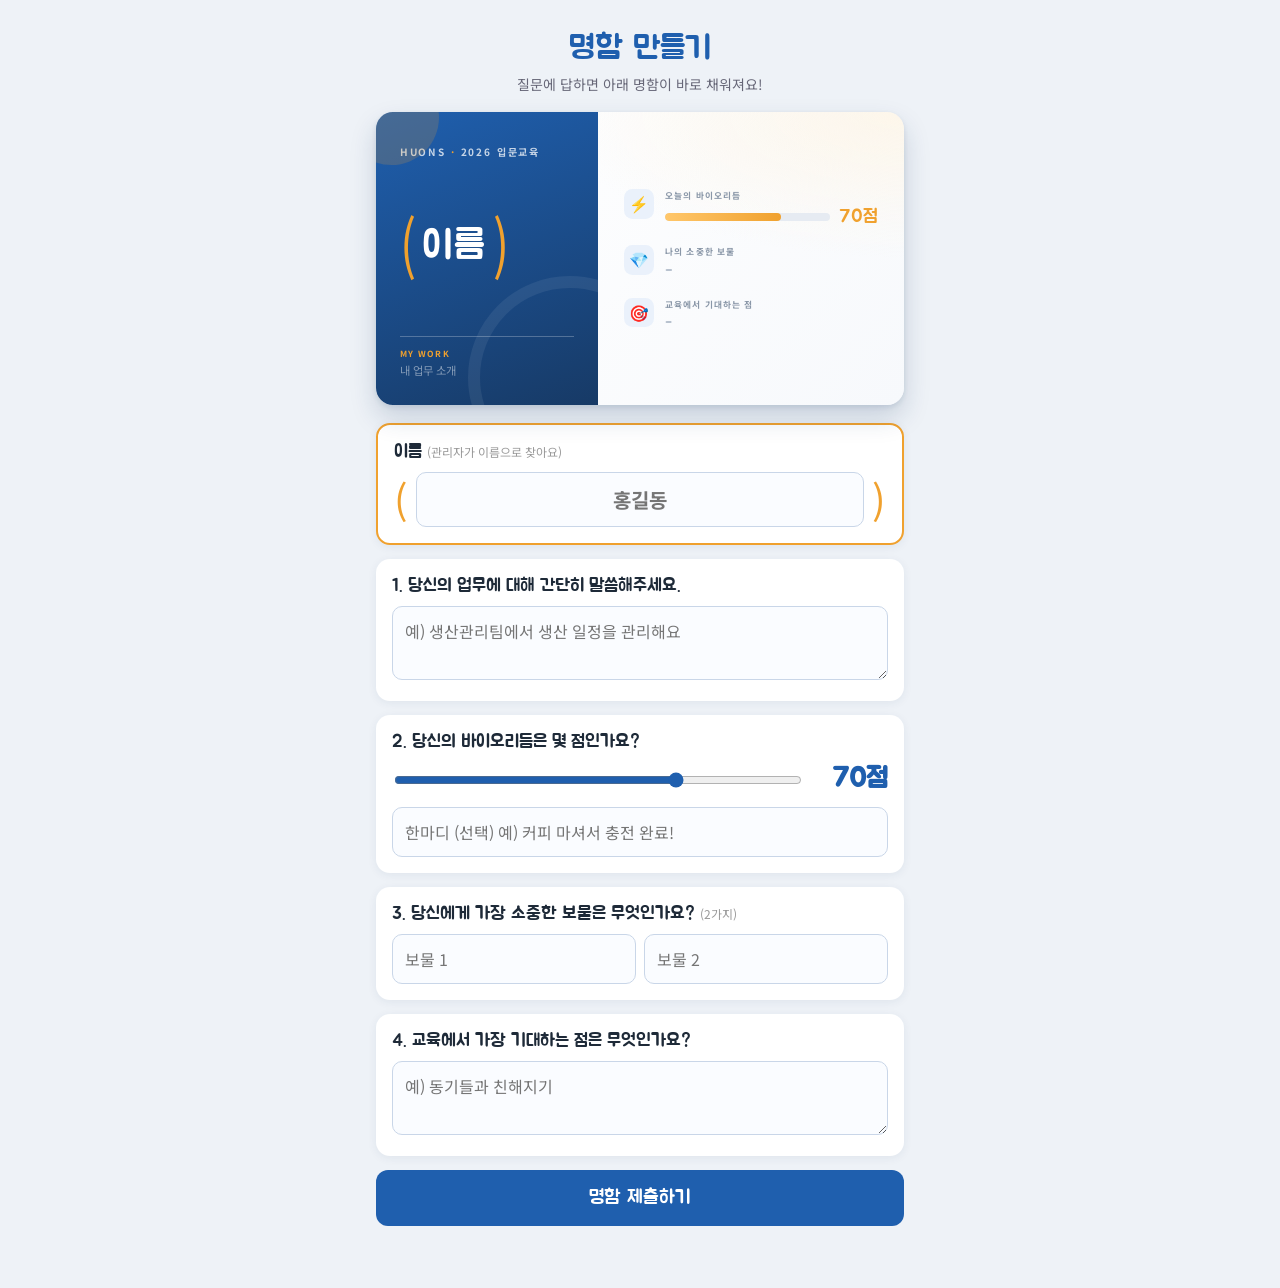
<file: huons-bizcard/index.html>
<!DOCTYPE html>
<html lang="ko">
<head>
<meta charset="UTF-8">
<meta name="viewport" content="width=device-width,initial-scale=1,maximum-scale=1">
<title>명함 만들기</title>
<link rel="stylesheet" href="common.css">
<style>
.wrap{max-width:560px;margin:0 auto;padding:20px 16px 40px}
header{text-align:center;margin:8px 0 18px}
header h1{font-family:'Jua',sans-serif;color:var(--blue);font-size:32px;margin:0;font-weight:400}
header p{margin:6px 0 0;color:#667;font-size:14px}
.box{background:#fff;border-radius:14px;padding:16px;margin-bottom:14px;box-shadow:0 2px 10px rgba(30,60,100,.07)}
label{display:block;font-family:'Jua',sans-serif;font-size:18px;margin-bottom:8px}
label small{font-family:'Noto Sans KR';color:#999;font-size:12px;font-weight:400}
input[type=text],textarea{width:100%;font-size:16px;font-family:inherit;padding:12px;border:1.5px solid var(--line);border-radius:10px;outline:none;background:#fafcff}
input:focus,textarea:focus{border-color:var(--blue)}
textarea{resize:vertical;min-height:70px}
.name-box{border:2px solid var(--orange)}
.name-row{display:flex;align-items:center;gap:8px}
.name-row .paren{color:var(--orange);font-size:40px;line-height:1}
.name-row input{text-align:center;font-size:20px;font-weight:700}
.two{display:grid;grid-template-columns:1fr 1fr;gap:8px}
.score{display:flex;align-items:center;gap:12px}
.score input[type=range]{flex:1;accent-color:var(--blue);height:28px}
.score b{font-family:'Jua';font-size:28px;color:var(--blue);min-width:72px;text-align:right}
.btn{width:100%;padding:16px;font-size:19px;font-family:'Jua',sans-serif;border:0;border-radius:12px;background:var(--blue);color:#fff}
.btn:disabled{opacity:.5}
.btn.ghost{background:#fff;color:var(--blue);border:1.5px solid var(--blue);margin-top:10px}
.err{color:#d33;font-size:14px;margin:8px 0 0;text-align:center;min-height:1em}
#done{display:none;text-align:center}
#done h2{font-family:'Jua';color:var(--blue);font-weight:400;font-size:26px;margin:10px 0}
#done .card-wrap{margin:18px 0;text-align:left}
</style>
</head>
<body>
<div class="wrap">
  <div id="formView">
    <header>
      <h1>명함 만들기</h1>
      <p>질문에 답하면 아래 명함이 바로 채워져요!</p>
    </header>
    <div id="preview" style="margin-bottom:18px"></div>

    <div class="box name-box">
      <label>이름 <small>(관리자가 이름으로 찾아요)</small></label>
      <div class="name-row"><span class="paren">(</span><input type="text" id="name" maxlength="30" placeholder="홍길동" autocomplete="off"><span class="paren">)</span></div>
    </div>

    <div class="box">
      <label>1. 당신의 업무에 대해 간단히 말씀해주세요.</label>
      <textarea id="work" maxlength="300" placeholder="예) 생산관리팀에서 생산 일정을 관리해요"></textarea>
    </div>

    <div class="box">
      <label>2. 당신의 바이오리듬은 몇 점인가요?</label>
      <div class="score"><input type="range" id="bio" min="0" max="100" step="5" value="70"><b id="bioVal">70점</b></div>
      <input type="text" id="bioWhy" maxlength="60" placeholder="한마디 (선택) 예) 커피 마셔서 충전 완료!" style="margin-top:10px">
    </div>

    <div class="box">
      <label>3. 당신에게 가장 소중한 보물은 무엇인가요? <small>(2가지)</small></label>
      <div class="two">
        <input type="text" id="t1" maxlength="40" placeholder="보물 1">
        <input type="text" id="t2" maxlength="40" placeholder="보물 2">
      </div>
    </div>

    <div class="box">
      <label>4. 교육에서 가장 기대하는 점은 무엇인가요?</label>
      <textarea id="expect" maxlength="300" placeholder="예) 동기들과 친해지기"></textarea>
    </div>

    <button class="btn" id="submit">명함 제출하기</button>
    <p class="err" id="err"></p>
  </div>

  <div id="done">
    <h2>명함 완성! 🎉</h2>
    <p style="color:#667;margin:0">제출되었어요. 화면에 내 명함이 나오면 소개해 주세요.</p>
    <div id="myCard"></div>
    <button class="btn ghost" id="again">수정해서 다시 제출하기</button>
  </div>
</div>

<script src="config.js"></script>
<script>
const $ = id => document.getElementById(id);
$('bio').oninput = () => $('bioVal').textContent = $('bio').value + '점';

// 작성 중 내용 임시 저장 (새로고침 대비)
const FIELDS = ['name','work','bio','bioWhy','t1','t2','expect'];
try{
  const saved = JSON.parse(localStorage.getItem('bc_draft')||'{}');
  FIELDS.forEach(f=>{ if(saved[f]!=null) $(f).value = saved[f]; });
  $('bioVal').textContent = $('bio').value + '점';
}catch(e){}
function buildRow(){
  const why = $('bioWhy').value.trim();
  return { name:$('name').value.trim(), work:$('work').value.trim(),
    biorhythm:$('bio').value + '점' + (why ? ' – ' + why : ''),
    treasure1:$('t1').value.trim(), treasure2:$('t2').value.trim(), expect:$('expect').value.trim() };
}
function preview(){ $('preview').innerHTML = cardHTML(buildRow()); }
preview();
FIELDS.forEach(f=>$(f).addEventListener('input',preview));
FIELDS.forEach(f=>$(f).addEventListener('input',()=>{
  try{ const o={}; FIELDS.forEach(k=>o[k]=$(k).value); localStorage.setItem('bc_draft',JSON.stringify(o)); }catch(e){}
}));

$('submit').onclick = async () => {
  const name = $('name').value.trim();
  if(!name){ $('err').textContent='이름을 입력해 주세요.'; $('name').focus(); return; }
  const row = buildRow();
  $('submit').disabled = true; $('err').textContent = '';
  try{
    const r = await fetch(SB_URL + '/rest/v1/bc_cards', {method:'POST', headers:{...SB_HEADERS, Prefer:'return=minimal'}, body: JSON.stringify(row)});
    if(!r.ok) throw new Error(await r.text());
    $('myCard').innerHTML = cardHTML(row);
    $('formView').style.display='none'; $('done').style.display='block';
    window.scrollTo(0,0);
  }catch(e){
    $('err').textContent = '제출에 실패했어요. 잠시 후 다시 눌러 주세요.';
  }finally{ $('submit').disabled = false; }
};
$('again').onclick = () => { $('done').style.display='none'; $('formView').style.display='block'; window.scrollTo(0,0); };
</script>
</body>
</html>
</file>
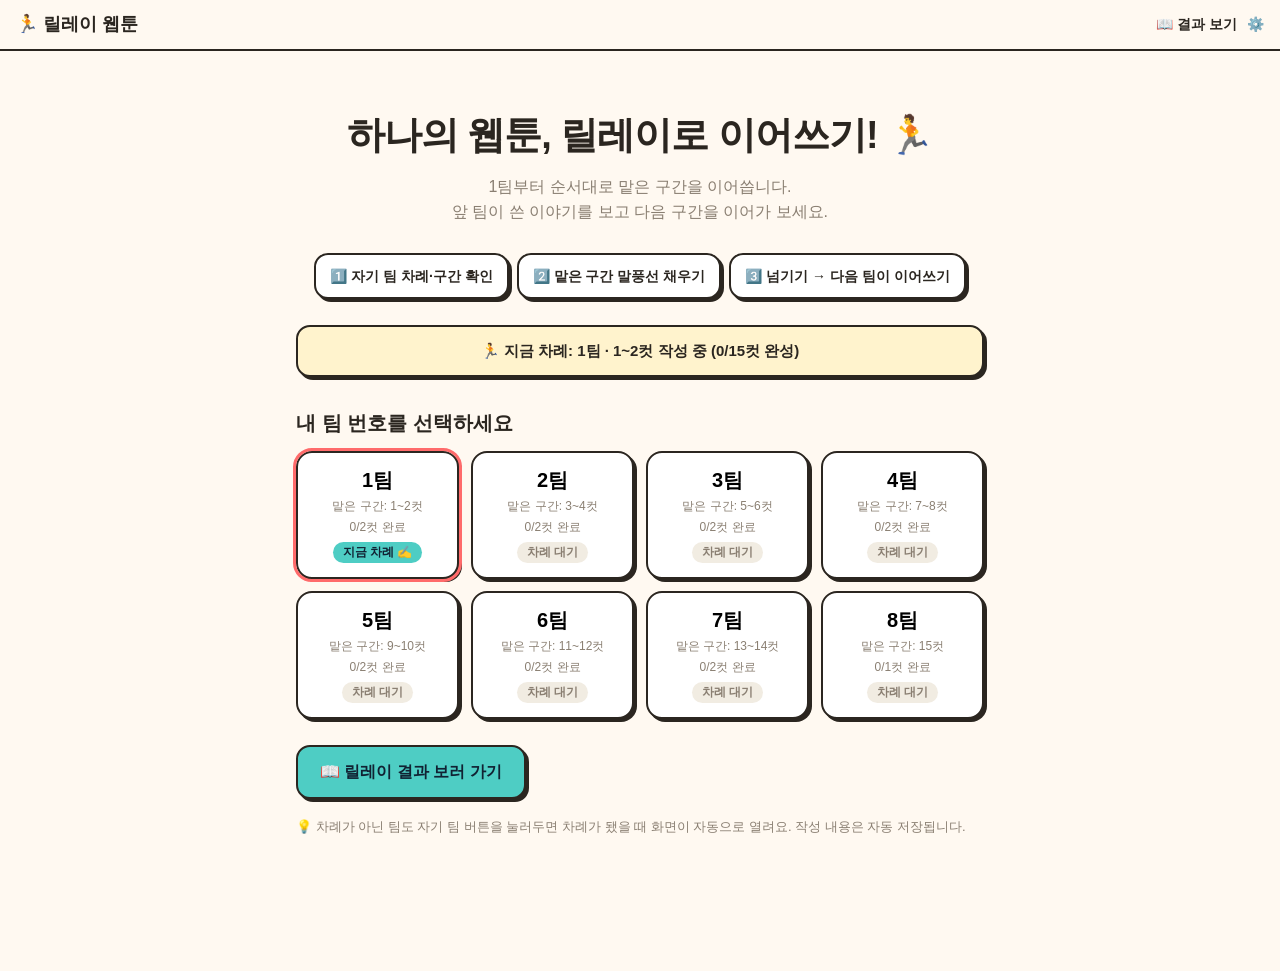
<file: relay-webtoon/index.html>
<!DOCTYPE html>
<html lang="ko">
<head>
<meta charset="UTF-8">
<meta name="viewport" content="width=device-width, initial-scale=1.0, viewport-fit=cover">
<title>릴레이 웹툰 이어쓰기 🏃</title>
<link rel="stylesheet" href="style.css">
<script src="common.js"></script>
</head>
<body>
<div class="topbar">
  <span class="logo">🏃 릴레이 웹툰</span>
  <span class="spacer"></span>
  <a href="result.html">📖 결과 보기</a>
  <a href="admin.html">⚙️</a>
</div>
<div class="wrap">
  <div class="hero">
    <h1>하나의 웹툰, 릴레이로 이어쓰기! 🏃</h1>
    <p>1팀부터 순서대로 맡은 구간을 이어씁니다.<br>앞 팀이 쓴 이야기를 보고 다음 구간을 이어가 보세요.</p>
  </div>
  <div class="steps">
    <span class="step">1️⃣ 자기 팀 차례·구간 확인</span>
    <span class="step">2️⃣ 맡은 구간 말풍선 채우기</span>
    <span class="step">3️⃣ 넘기기 → 다음 팀이 이어쓰기</span>
  </div>
  <div id="turnBanner"></div>

  <h2 class="sec">내 팀 번호를 선택하세요</h2>
  <div class="team-grid" id="teamGrid"><p class="note">불러오는 중…</p></div>

  <div class="linkrow">
    <a class="btn teal" href="result.html">📖 릴레이 결과 보러 가기</a>
  </div>
  <p class="note mt">💡 차례가 아닌 팀도 자기 팀 버튼을 눌러두면 차례가 됐을 때 화면이 자동으로 열려요. 작성 내용은 자동 저장됩니다.</p>
</div>
<script>
function teamButton(team, st) {
  const chunk = teamChunk(team, st.n, st.pc);
  const myDone = chunk ? st.done.slice(chunk.start, chunk.end + 1).filter(Boolean).length : 0;
  let status = '<span class="status">차례 대기</span>', cls = 'team-btn';
  if (!chunk) status = '<span class="status">차례 없음</span>';
  else if (st.complete || myDone === chunk.size) status = '<span class="done">이어쓰기 완료 ✓</span>';
  else if (team === st.currentTeam) { status = '<span class="status now">지금 차례 ✍️</span>'; cls += ' now'; }

  const b = document.createElement('button');
  b.className = cls;
  b.innerHTML = '<div class="t">' + team + '팀</div>'
    + '<div class="assign">맡은 구간: ' + chunkLabel(team, st.n, st.pc) + '</div>'
    + (chunk ? '<div class="pcount">' + myDone + '/' + chunk.size + '컷 완료</div>' : '')
    + status;
  b.onclick = () => { location.href = 'write.html?team=' + team; };
  return b;
}

(async function () {
  const s = await getSettings();
  const st = await getRelayState(s.n, s.pc);
  const banner = document.getElementById('turnBanner');
  banner.innerHTML = bannerHTML(st.complete ? 'done' : 'now', statusLine(st));
  if (st.n > st.pc) {
    banner.innerHTML += '<p class="note center">⚠️ 팀이 컷 수(' + st.pc + '컷)보다 많으면 차례가 없는 팀이 생겨요. 관리자가 팀 수를 맞추는 게 좋아요.</p>';
  }
  const grid = document.getElementById('teamGrid');
  grid.innerHTML = '';
  for (let t = 1; t <= st.n; t++) grid.appendChild(teamButton(t, st));
})();

watchReset(() => location.reload());
</script>
</body>
</html>
</file>
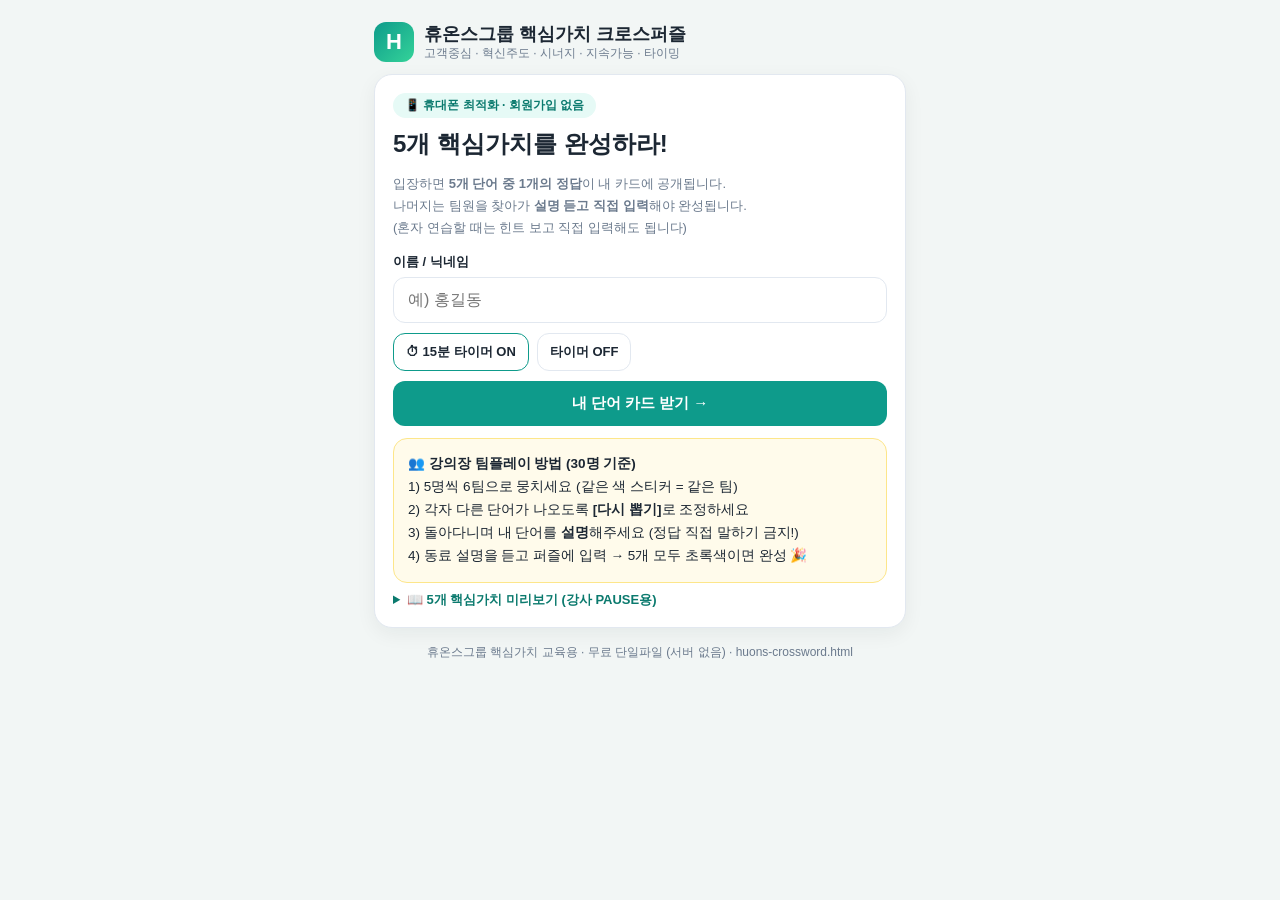
<file: huons-crossword.html>
<!DOCTYPE html>
<html lang="ko">
<head>
<meta charset="UTF-8">
<meta name="viewport" content="width=device-width, initial-scale=1.0, maximum-scale=1.0">
<title>휴온스그룹 핵심가치 크로스퍼즐</title>
<style>
:root{--bg:#f2f6f5;--card:#fff;--ink:#1c2733;--muted:#6b7a8d;--line:#e2e8f0;
--huons:#0e9b8b;--huons-dark:#0b7a6e;--blue:#2f5bea;--good:#16a34a;--bad:#dc2626;--yellow:#facc15}
*{box-sizing:border-box}
body{margin:0;font-family:'Pretendard','Noto Sans KR','Apple SD Gothic Neo','Malgun Gothic',sans-serif;background:var(--bg);color:var(--ink)}
.wrap{max-width:560px;margin:0 auto;padding:16px 14px 80px}
.top{display:flex;align-items:center;gap:10px;margin:6px 0 12px}
.logo{width:40px;height:40px;border-radius:12px;background:linear-gradient(135deg,var(--huons),#34d399);display:grid;place-items:center;font-size:22px;color:#fff;font-weight:900}
.top h1{font-size:18px;margin:0;line-height:1.3}
.top h1 small{display:block;font-size:12px;color:var(--muted);font-weight:500}
.card{background:var(--card);border:1px solid var(--line);border-radius:18px;padding:18px;box-shadow:0 6px 20px rgba(16,40,36,.06);margin-bottom:12px}
.hidden{display:none!important}
.btn{border:0;border-radius:12px;padding:13px 16px;font-size:15px;font-weight:800;cursor:pointer;width:100%}
.btn-primary{background:var(--huons);color:#fff}
.btn-primary:active{background:var(--huons-dark)}
.btn-ghost{background:#fff;border:1.5px solid var(--line);color:var(--ink)}
.btn-small{padding:9px 12px;font-size:13px;width:auto}
input[type=text]{width:100%;padding:13px 14px;border:1.5px solid var(--line);border-radius:12px;font-size:16px;outline:none}
input[type=text]:focus{border-color:var(--huons)}
.muted{color:var(--muted);font-size:13px;line-height:1.7}
.badge{display:inline-block;background:#e6faf6;color:var(--huons-dark);font-weight:800;padding:4px 12px;border-radius:999px;font-size:12px}
.myword{background:linear-gradient(135deg,#0e9b8b,#14c8b4);color:#fff;border-radius:16px;padding:16px}
.myword .w{font-size:30px;font-weight:900;letter-spacing:4px;margin:6px 0}
.myword .h{font-size:14px;line-height:1.6;opacity:.95}
.progress{height:12px;background:#e9eef2;border-radius:999px;overflow:hidden;margin:10px 0 6px}
.progress>div{height:100%;background:linear-gradient(90deg,var(--huons),#5eead4);width:0%;transition:width .4s}
.prow{display:flex;justify-content:space-between;font-size:13px;font-weight:700}
/* grid */
#board{display:grid;gap:4px;justify-content:center;margin:12px 0}
.cell{width:44px;height:44px;border-radius:10px;display:grid;place-items:center;font-size:20px;font-weight:900;background:#fff;border:1.5px solid var(--line);position:relative}
.cell.fill{background:#e6faf6;border-color:var(--huons);color:var(--huons-dark)}
.cell.lock{background:var(--huons);border-color:var(--huons);color:#fff}
.cell.num::after{content:attr(data-n);position:absolute;top:2px;left:5px;font-size:10px;font-weight:700;color:var(--muted)}
.cell.lock.num::after{color:#fff;opacity:.8}
.cell.empty{background:transparent;border:0}
/* clue list */
.clue{border:1.5px solid var(--line);border-radius:14px;padding:12px;margin-bottom:10px}
.clue.done{border-color:var(--huons);background:#f0fdfa}
.clue.mine{border-color:var(--huons);background:linear-gradient(180deg,#f0fdfa,#fff)}
.clue h3{margin:0 0 4px;font-size:15px}
.clue h3 .n{background:var(--ink);color:#fff;font-size:12px;border-radius:8px;padding:2px 8px;margin-right:6px}
.clue p{margin:4px 0 10px;font-size:13.5px;color:var(--muted);line-height:1.6}
.clue .ansrow{display:flex;gap:8px}
.clue .ansrow input{flex:1}
.clue .ok{color:var(--good);font-weight:800;font-size:14px}
.shake{animation:shake .3s}
@keyframes shake{0%,100%{transform:translateX(0)}25%{transform:translateX(-5px)}75%{transform:translateX(5px)}}
.timer{font-variant-numeric:tabular-nums;font-weight:900;font-size:18px;text-align:center;background:#0f172a;color:#fff;border-radius:12px;padding:8px}
.confetti{font-size:52px;text-align:center;animation:pop .5s}
@keyframes pop{from{transform:scale(.5)}to{transform:scale(1)}}
.teamnote{background:#fffbeb;border:1px solid #fde68a;border-radius:14px;padding:14px;font-size:13.5px;line-height:1.7}
details{margin-top:8px}
details summary{cursor:pointer;font-weight:800;font-size:13px;color:var(--huons-dark)}
.rank{display:flex;align-items:center;gap:10px;padding:10px;border-radius:12px;background:#f8fafc;margin-bottom:8px;font-size:14px}
.rank b{font-size:18px}
footer{text-align:center;color:var(--muted);font-size:12px;margin-top:16px}
</style>
</head>
<body>
<div class="wrap">
  <div class="top">
    <div class="logo">H</div>
    <h1>휴온스그룹 핵심가치 크로스퍼즐<small>고객중심 · 혁신주도 · 시너지 · 지속가능 · 타이밍</small></h1>
  </div>

  <!-- 시작 -->
  <section id="view-start" class="card">
    <span class="badge">📱 휴대폰 최적화 · 회원가입 없음</span>
    <h2 style="margin:10px 0 6px">5개 핵심가치를 완성하라!</h2>
    <p class="muted">입장하면 <b>5개 단어 중 1개의 정답</b>이 내 카드에 공개됩니다.<br>
    나머지는 팀원을 찾아가 <b>설명 듣고 직접 입력</b>해야 완성됩니다.<br>
    (혼자 연습할 때는 힌트 보고 직접 입력해도 됩니다)</p>
    <label style="font-size:13px;font-weight:800">이름 / 닉네임</label>
    <input id="input-name" type="text" placeholder="예) 홍길동" maxlength="12" style="margin:6px 0 10px">
    <div style="display:flex;gap:8px;margin-bottom:10px">
      <button class="btn btn-ghost btn-small" id="btn-timer-on" onclick="setTimerOpt(true)">⏱ 15분 타이머 ON</button>
      <button class="btn btn-ghost btn-small" id="btn-timer-off" onclick="setTimerOpt(false)">타이머 OFF</button>
    </div>
    <button class="btn btn-primary" onclick="enter()">내 단어 카드 받기 →</button>
    <div class="teamnote" style="margin-top:12px">
      <b>👥 강의장 팀플레이 방법 (30명 기준)</b><br>
      1) 5명씩 6팀으로 뭉치세요 (같은 색 스티커 = 같은 팀)<br>
      2) 각자 다른 단어가 나오도록 <b>[다시 뽑기]</b>로 조정하세요<br>
      3) 돌아다니며 내 단어를 <b>설명</b>해주세요 (정답 직접 말하기 금지!)<br>
      4) 동료 설명을 듣고 퍼즐에 입력 → 5개 모두 초록색이면 완성 🎉
    </div>
    <details><summary>📖 5개 핵심가치 미리보기 (강사 PAUSE용)</summary>
      <div class="muted" id="preview-list"></div>
    </details>
  </section>

  <!-- 게임 -->
  <section id="view-game" class="card hidden">
    <div style="display:flex;gap:8px;align-items:center;justify-content:space-between">
      <span class="badge" id="who"></span>
      <button class="btn btn-ghost btn-small" onclick="redraw()">🎲 다시 뽑기</button>
    </div>
    <div class="myword" style="margin-top:10px">
      <div style="font-size:12px;font-weight:800;opacity:.9">⭐ 내 단어 카드 (나만 정답을 알고 있어요)</div>
      <div class="w" id="my-answer"></div>
      <div class="h" id="my-hint"></div>
      <div style="font-size:12px;margin-top:8px;opacity:.9">→ 팀원에게 이 단어를 설명해주세요. 정답을 바로 말하면 안 돼요!</div>
    </div>
    <div id="timer-box" class="timer hidden" style="margin-top:10px">15:00</div>
    <div style="margin-top:12px">
      <div class="prow"><span>🧩 우리 퍼즐 <span id="p-team">0/5</span></span><span>나 <span id="p-me">1/5</span></span></div>
      <div class="progress"><div id="p-bar"></div></div>
    </div>
    <h3 style="margin:14px 0 8px">🧩 퍼즐판</h3>
    <div id="board"></div>
    <p class="muted" style="text-align:center">같은 색 칸 = 같은 단어 · 초록색 = 정답 확정</p>
    <h3 style="margin:14px 0 8px">✏️ 힌트 듣고 입력하기</h3>
    <div id="clues"></div>
    <div style="display:flex;gap:8px">
      <button class="btn btn-ghost" onclick="revealAll(false)">👀 정답 미리보기(강사)</button>
      <button class="btn btn-primary" onclick="giveUp()">🏁 종료·정답공개</button>
    </div>
  </section>

  <!-- 완성 -->
  <section id="view-done" class="card hidden">
    <div class="confetti">🎉</div>
    <h2 style="text-align:center;margin:6px 0">퍼즐 완성!</h2>
    <p class="muted" style="text-align:center" id="done-msg"></p>
    <div id="done-list"></div>
    <div class="teamnote"><b>💬 마무리 질문 (강사 멘트)</b><br>
    1) 가장 기억에 남는 가치는?<br>2) 이번 주 내 업무에 적용할 한 가지는?<br>3) 우리 팀 시너지를 위해 내가 할 일은?</div>
    <button class="btn btn-primary" style="margin-top:12px" onclick="restart()">다시 하기</button>
  </section>

  <footer>휴온스그룹 핵심가치 교육용 · 무료 단일파일 (서버 없음) · huons-crossword.html</footer>
</div>

<script>
// ===== 단어팩: 휴온스그룹 5대 핵심가치 =====
const WORDS = [
 {a:"고객중심", hint:"모든 판단과 행동의 기준을 고객에 두는 가치", exp:"고객의 건강과 행복이 우리의 출발점입니다. 회의할 때 '고객에게 정말 도움이 될까?'를 먼저 묻습니다.", color:"#2f5bea"},
 {a:"혁신주도", hint:"변화를 두려워하지 않고 먼저 이끄는 자세", exp:"남이 만든 길을 따르지 않고, 새로운 치료·서비스의 길을 먼저 만듭니다.", color:"#8b5cf6"},
 {a:"시너지", hint:"함께 일해 1+1을 3 이상으로 만드는 힘", exp:"부서·계열사 벽을 넘어 협력할 때 더 큰 성과가 납니다.", color:"#0e9b8b"},
 {a:"지속가능", hint:"환경·사회와 함께 오래 성장하는 경영", exp:"당장의 이익보다 오래가는 건강함. ESG·상생을 실천합니다.", color:"#16a34a"},
 {a:"타이밍", hint:"기회를 놓치지 않는 때를 아는 판단", exp:"빠름과 정확함의 균형. 시장이 열릴 때 망설이지 않습니다.", color:"#ea580c"},
];
let myIdx = 0, solved = [], timerOpt = true, timerId = null, remain = 15*60, startTime = 0;

// 미리보기
document.getElementById('preview-list').innerHTML =
 WORDS.map((w,i)=>'<div>❶❷❸❹❺'[i]+' <b>'+w.a+'</b> — '+w.hint+'</div>').join('');

// ---- 크로스 배치: 첫 단어 가로 중앙, 이후 같은 글자 찾아 교차, 없으면 빈칸 띄워 별도 배치 ----
function buildLayout(){
 // returns {cells: Map key=x,y -> {ch, wordIdx[]}, placements:[{word, x,y,dir}]}
 const N=22, grid=Array.from({length:N},()=>Array(N).fill(null));
 const owner=Array.from({length:N},()=>Array(N).fill(null).map(()=>[]));
 const placements=[];
 const put=(wi,x,y,dir)=>{
   const w=WORDS[wi].a;
   for(let k=0;k<w.length;k++){
     const cx = dir==='H'? x+k : x, cy = dir==='H'? y : y+k;
     grid[cy][cx]=w[k]; owner[cy][cx].push(wi);
   }
   placements.push({wi,x,y,dir});
 };
 const canPut=(wi,x,y,dir)=>{
   const w=WORDS[wi].a;
   for(let k=0;k<w.length;k++){
     const cx=dir==='H'?x+k:x, cy=dir==='H'?y:y+k;
     if(cx<0||cy<0||cx>=N||cy>=N) return false;
     if(grid[cy][cx] && grid[cy][cx]!==w[k]) return false;
   }
   return true;
 };
 // 1) 고객중심 가로 중앙
 put(0, 8, 8, 'H');
 // 2.. 나머지 교차 시도
 const order=[1,2,3,4];
 for(const wi of order){
   const w=WORDS[wi].a;
   let placed=false;
   // 기존 글자와 같은 글자 찾기
   outer:
   for(let y=0;y<N && !placed;y++) for(let x=0;x<N && !placed;x++){
     if(!grid[y][x]) continue;
     for(let k=0;k<w.length;k++){
       if(w[k]!==grid[y][x]) continue;
       // 세로로 교차 시도
       if(canPut(wi,x-k,y,'V') || true){
         // 가로/세로 방향 결정: 기존 셀이 가로 단어의 일부면 세로로
         const p0=placements.find(p=>{const ww=WORDS[p.wi].a;for(let j=0;j<ww.length;j++){const cx=p.dir==='H'?p.x+j:p.x, cy=p.dir==='H'?p.y:p.y+j;if(cx===x&&cy===y)return true;}return false;});
         const dir = p0 ? (p0.dir==='H'?'V':'H') : 'V';
         const nx = dir==='H'? x-k : x, ny = dir==='H'? y : y-k;
         if(canPut(wi,nx,ny,dir)){ put(wi,nx,ny,dir); placed=true; break outer; }
       }
     }
   }
   if(!placed){
     // 빈 공간에 따로 배치 (아래쪽으로 순차)
     const y=12+wi*2, x=8;
     const dir = wi%2? 'H':'V';
     if(canPut(wi,x,y,dir)) put(wi,x,y,dir);
     else put(wi,2,2+wi*3,'H');
   }
 }
 // bounding box
 let minX=N,minY=N,maxX=0,maxY=0;
 for(let y=0;y<N;y++)for(let x=0;x<N;x++)if(grid[y][x]){minX=Math.min(minX,x);minY=Math.min(minY,y);maxX=Math.max(maxX,x);maxY=Math.max(maxY,y);}
 return {grid,owner,placements,minX,minY,maxX,maxY};
}
let LAYOUT=null;

function setTimerOpt(v){
 timerOpt=v;
 document.getElementById('btn-timer-on').style.borderColor=v?'var(--huons)':'';
 document.getElementById('btn-timer-off').style.borderColor=!v?'var(--huons)':'';
}
function enter(){
 const n=document.getElementById('input-name').value.trim();
 if(!n){alert('이름을 입력해 주세요.');return;}
 localStorage.setItem('huons_name',n);
 myIdx=Math.floor(Math.random()*WORDS.length);
 solved=WORDS.map((_,i)=>i===myIdx);
 startTime=Date.now();
 showGame();
}
function redraw(){
 // 내 단어 변경 (팀 맞추기용)
 myIdx=(myIdx+1)%WORDS.length;
 solved=WORDS.map((_,i)=>i===myIdx);
 showGame();
}
function showGame(){
 document.getElementById('view-start').classList.add('hidden');
 document.getElementById('view-done').classList.add('hidden');
 document.getElementById('view-game').classList.remove('hidden');
 const name=localStorage.getItem('huons_name')||'';
 document.getElementById('who').textContent='👤 '+name;
 document.getElementById('my-answer').textContent=WORDS[myIdx].a.split('').join(' ');
 document.getElementById('my-hint').textContent='💡 '+WORDS[myIdx].hint;
 LAYOUT=buildLayout();
 renderBoard(); renderClues(); updateProg();
 startTimer();
 window.scrollTo(0,0);
}
function renderBoard(){
 const {grid,owner,minX,minY,maxX,maxY}=LAYOUT;
 const b=document.getElementById('board'); b.innerHTML='';
 const w=maxX-minX+1, h=maxY-minY+1;
 b.style.gridTemplateColumns='repeat('+w+', 44px)';
 let n=1; const numMap={};
 LAYOUT.placements.forEach(p=>{numMap[p.wi]=n++;});
 for(let y=minY;y<=maxY;y++)for(let x=minX;x<=maxX;x++){
   const d=document.createElement('div');
   if(!grid[y][x]){d.className='cell empty';b.appendChild(d);continue;}
   const wis=owner[y][x];
   const locked=wis.some(i=>solved[i]);
   d.className='cell'+(locked?' lock':' fill');
   d.textContent=locked?grid[y][x]:'';
   d.title=wis.map(i=>WORDS[i].a).join('/');
   // 번호: 단어 시작칸
   LAYOUT.placements.forEach(p=>{
     if(p.x===x&&p.y===y){d.classList.add('num');d.dataset.n=numMap[p.wi];}
   });
   b.appendChild(d);
 }
}
function renderClues(){
 const box=document.getElementById('clues');box.innerHTML='';
 const nums={};LAYOUT.placements.forEach((p,i)=>nums[p.wi]=i+1);
 WORDS.forEach((w,i)=>{
   const div=document.createElement('div');
   div.className='clue'+(solved[i]?' done':'')+(i===myIdx?' mine':'');
   div.id='clue-'+i;
   const tag=i===myIdx?'⭐ 내 단어':'힌트 '+(nums[i]||i+1);
   div.innerHTML='<h3><span class="n">'+tag+'</span>'+w.a.length+'글자 · '+w.a.split('').map(()=> '□').join(' ')+'</h3><p>💡 '+w.hint+'</p>';
   if(solved[i]){
     div.querySelector('h3').innerHTML='<span class="n">✅ 완성</span>'+w.a.split('').join(' ');
     const p=document.createElement('p');p.className='ok';p.textContent='🔒 '+w.exp;div.appendChild(p);
   }else{
     const row=document.createElement('div');row.className='ansrow';
     const inp=document.createElement('input');inp.type='text';inp.placeholder='정답 입력 ('+w.a.length+'글자)';inp.maxLength=10;inp.id='in-'+i;
     inp.onkeydown=e=>{if(e.key==='Enter')check(i);};
     const btn=document.createElement('button');btn.className='btn btn-primary btn-small';btn.textContent='입력';
     btn.onclick=()=>check(i);
     row.appendChild(inp);row.appendChild(btn);div.appendChild(row);
   }
   box.appendChild(div);
 });
}
function check(i){
 const el=document.getElementById('in-'+i);
 const v=(el.value||'').replace(/\s/g,'');
 if(v===WORDS[i].a){
   solved[i]=true;renderBoard();renderClues();updateProg();
   if(solved.every(Boolean))finish();
 }else{
   const c=document.getElementById('clue-'+i);
   c.classList.remove('shake');void c.offsetWidth;c.classList.add('shake');
   alert('틀렸어요. 다시 설명을 들어보세요! (힌트: '+WORDS[i].hint+')');
 }
}
function updateProg(){
 const n=solved.filter(Boolean).length;
 document.getElementById('p-team').textContent=n+'/5';
 document.getElementById('p-me').textContent=(solved[myIdx]?1:0)+'/1 + 팀 '+n+'/5';
 document.getElementById('p-bar').style.width=(n/5*100)+'%';
}
function startTimer(){
 clearInterval(timerId);
 const box=document.getElementById('timer-box');
 if(!timerOpt){box.classList.add('hidden');return;}
 box.classList.remove('hidden');remain=15*60;
 timerId=setInterval(()=>{
   remain--;
   const m=String(Math.floor(remain/60)).padStart(2,'0'),s=String(remain%60).padStart(2,'0');
   box.textContent=m+':'+s;
   if(remain<=0){clearInterval(timerId);alert('시간 종료! 정답을 공개합니다.');giveUp();}
 },1000);
}
function revealAll(scroll=true){
 // 강사용: 전부 보여주기 (입력 없이)
 const box=document.getElementById('clues');
 WORDS.forEach((w,i)=>{
   const d=document.getElementById('clue-'+i);
   if(!solved[i]){d.querySelector('p').innerHTML='💡 '+w.hint+'<br>🔑 정답: <b>'+w.a+'</b> — '+w.exp;}
 });
 if(scroll)box.scrollIntoView({behavior:'smooth'});
}
function giveUp(){
 revealAll(false);finish(true);
}
function finish(giveup=false){
 clearInterval(timerId);
 document.getElementById('view-game').classList.add('hidden');
 document.getElementById('view-done').classList.remove('hidden');
 const sec=Math.floor((Date.now()-startTime)/1000);
 const name=localStorage.getItem('huons_name')||'';
 document.getElementById('done-msg').textContent=giveup?
  name+'님, 수고했어요! 정답을 확인하며 핵심가치를 복습해요.':
  name+'님, '+sec+'초 만에 5개 완성! 🎉 팀원에게 설명해준 덕분이에요.';
 document.getElementById('done-list').innerHTML=WORDS.map(w=>
  '<div class="rank"><b>✅</b><div><b>'+w.a+'</b><br><span class="muted">'+w.hint+'<br>'+w.exp+'</span></div></div>').join('');
 window.scrollTo(0,0);
}
function restart(){
 document.getElementById('view-done').classList.add('hidden');
 document.getElementById('view-start').classList.remove('hidden');
}
// ?all=1 강사 정답공개 바로가기
if(new URLSearchParams(location.search).has('all')){
 document.getElementById('input-name').value='강사';
}
setTimerOpt(true);
</script>
</body>
</html>
</file>
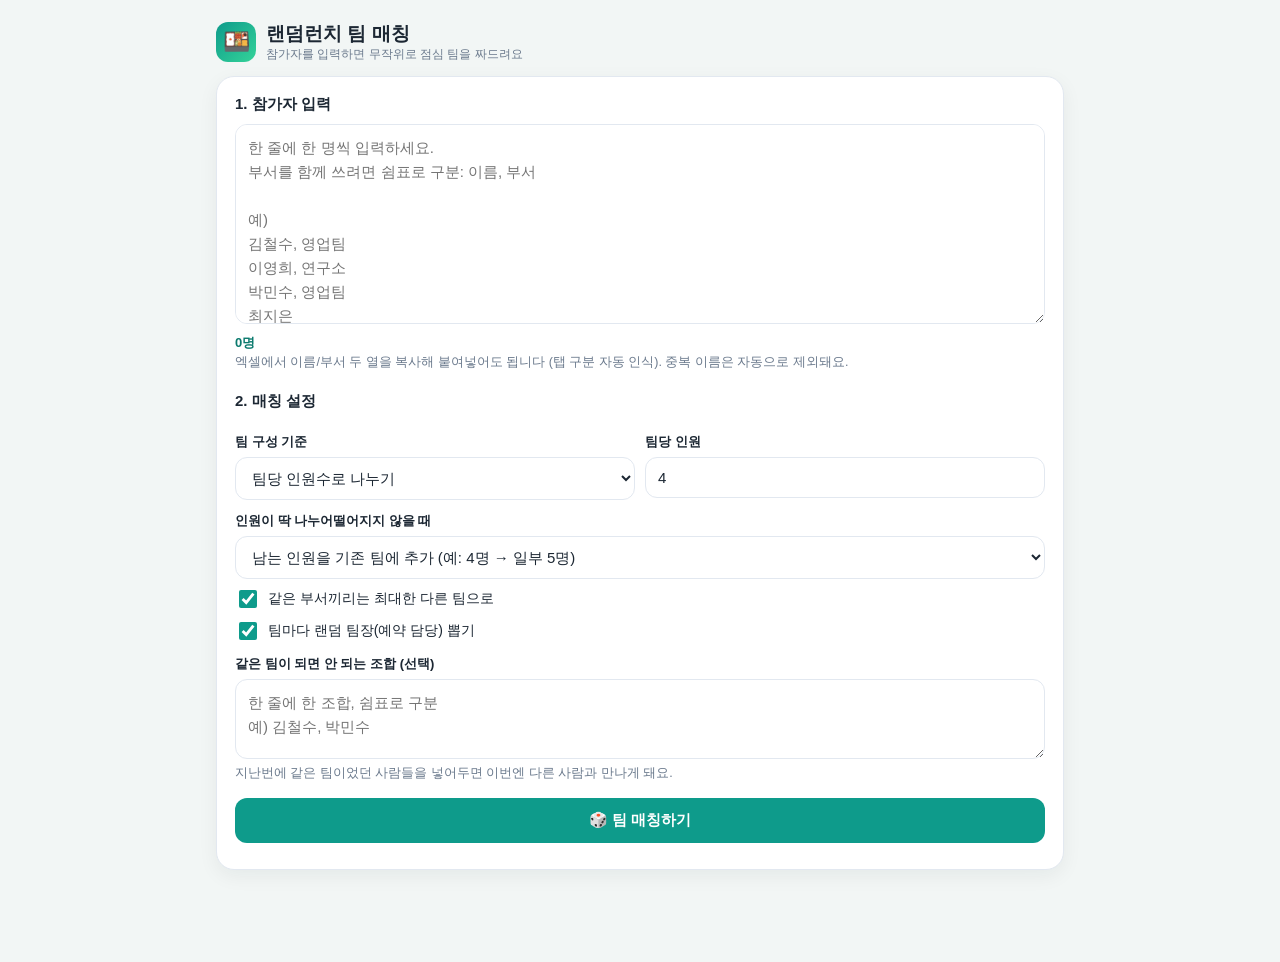
<file: random-lunch.html>
<!DOCTYPE html>
<html lang="ko">
<head>
<meta charset="UTF-8">
<meta name="viewport" content="width=device-width, initial-scale=1.0">
<title>랜덤런치 팀 매칭</title>
<style>
:root{--bg:#f2f6f5;--card:#fff;--ink:#1c2733;--muted:#6b7a8d;--line:#e2e8f0;
--huons:#0e9b8b;--huons-dark:#0b7a6e;--bad:#dc2626;--warn:#b45309}
*{box-sizing:border-box}
body{margin:0;font-family:'Pretendard','Noto Sans KR','Apple SD Gothic Neo','Malgun Gothic',sans-serif;background:var(--bg);color:var(--ink)}
.wrap{max-width:880px;margin:0 auto;padding:16px 16px 80px}
.top{display:flex;align-items:center;gap:10px;margin:6px 0 14px}
.logo{width:40px;height:40px;border-radius:12px;background:linear-gradient(135deg,var(--huons),#34d399);display:grid;place-items:center;font-size:22px}
.top h1{font-size:19px;margin:0;line-height:1.3}
.top h1 small{display:block;font-size:12px;color:var(--muted);font-weight:500}
.card{background:var(--card);border:1px solid var(--line);border-radius:18px;padding:18px;box-shadow:0 6px 20px rgba(16,40,36,.06);margin-bottom:12px}
.card h2{font-size:15px;margin:0 0 10px}
label.f{display:block;font-size:13px;font-weight:800;margin:12px 0 6px}
textarea,input[type=number],input[type=text],select{width:100%;padding:11px 12px;border:1.5px solid var(--line);border-radius:12px;font-size:15px;font-family:inherit;outline:none;background:#fff;color:var(--ink)}
textarea{min-height:200px;resize:vertical;line-height:1.6}
textarea:focus,input:focus,select:focus{border-color:var(--huons)}
.row{display:grid;grid-template-columns:1fr 1fr;gap:10px}
.muted{color:var(--muted);font-size:12.5px;line-height:1.7}
.chk{display:flex;align-items:center;gap:8px;font-size:14px;margin:8px 0;cursor:pointer}
.chk input{width:18px;height:18px;accent-color:var(--huons)}
.btn{border:0;border-radius:12px;padding:13px 16px;font-size:15px;font-weight:800;cursor:pointer;font-family:inherit}
.btn-primary{background:var(--huons);color:#fff;width:100%;margin-top:14px}
.btn-primary:active{background:var(--huons-dark)}
.btn-ghost{background:#fff;border:1.5px solid var(--line);color:var(--ink);padding:9px 12px;font-size:13px}
.tools{display:flex;flex-wrap:wrap;gap:8px;margin-bottom:12px}
.count{font-size:13px;font-weight:700;color:var(--huons-dark);margin-top:6px}
.err{color:var(--bad);font-size:13px;font-weight:700;margin-top:8px;white-space:pre-line}
.teams{display:grid;grid-template-columns:repeat(auto-fill,minmax(200px,1fr));gap:10px}
.team{border:1.5px solid var(--line);border-radius:14px;padding:12px;background:#fff;animation:pop .35s both}
.team h3{margin:0 0 8px;font-size:15px;display:flex;justify-content:space-between;align-items:center}
.team h3 span{font-size:12px;color:var(--muted);font-weight:600}
.team ul{list-style:none;margin:0;padding:0}
.team li{padding:6px 8px;border-radius:8px;font-size:14px;display:flex;justify-content:space-between;gap:6px}
.team li:nth-child(odd){background:#f8fafc}
.team li .d{color:var(--muted);font-size:12px}
.team li.leader{background:#e6faf6;font-weight:800}
.team .warn{font-size:12px;color:var(--warn);margin-top:6px}
.summary{font-size:13px;color:var(--muted);margin-bottom:10px}
.hidden{display:none!important}
@keyframes pop{from{opacity:0;transform:scale(.94)}to{opacity:1;transform:scale(1)}}
@media (max-width:640px){.row{grid-template-columns:1fr}}
</style>
</head>
<body>
<div class="wrap">
  <div class="top">
    <div class="logo">🍱</div>
    <h1>랜덤런치 팀 매칭<small>참가자를 입력하면 무작위로 점심 팀을 짜드려요</small></h1>
  </div>

  <div class="card">
    <h2>1. 참가자 입력</h2>
    <textarea id="people" placeholder="한 줄에 한 명씩 입력하세요.&#10;부서를 함께 쓰려면 쉼표로 구분: 이름, 부서&#10;&#10;예)&#10;김철수, 영업팀&#10;이영희, 연구소&#10;박민수, 영업팀&#10;최지은"></textarea>
    <div class="count" id="count">0명</div>
    <div class="muted">엑셀에서 이름/부서 두 열을 복사해 붙여넣어도 됩니다 (탭 구분 자동 인식). 중복 이름은 자동으로 제외돼요.</div>

    <h2 style="margin-top:18px">2. 매칭 설정</h2>
    <div class="row">
      <div>
        <label class="f" for="mode">팀 구성 기준</label>
        <select id="mode">
          <option value="size">팀당 인원수로 나누기</option>
          <option value="count">팀 개수로 나누기</option>
        </select>
      </div>
      <div>
        <label class="f" for="num" id="numLabel">팀당 인원</label>
        <input type="number" id="num" min="1" value="4">
      </div>
    </div>
    <div id="remainderBox">
      <label class="f" for="remainder">인원이 딱 나누어떨어지지 않을 때</label>
      <select id="remainder">
        <option value="up">남는 인원을 기존 팀에 추가 (예: 4명 → 일부 5명)</option>
        <option value="down">팀을 하나 더 만들어 분산 (예: 4명 → 일부 3명)</option>
      </select>
    </div>

    <label class="chk"><input type="checkbox" id="mixDept" checked> 같은 부서끼리는 최대한 다른 팀으로</label>
    <label class="chk"><input type="checkbox" id="pickLeader" checked> 팀마다 랜덤 팀장(예약 담당) 뽑기</label>

    <label class="f" for="avoid">같은 팀이 되면 안 되는 조합 (선택)</label>
    <textarea id="avoid" style="min-height:80px" placeholder="한 줄에 한 조합, 쉼표로 구분&#10;예) 김철수, 박민수"></textarea>
    <div class="muted">지난번에 같은 팀이었던 사람들을 넣어두면 이번엔 다른 사람과 만나게 돼요.</div>

    <button class="btn btn-primary" id="go">🎲 팀 매칭하기</button>
    <div class="err" id="err"></div>
  </div>

  <div class="card hidden" id="resultCard">
    <h2>3. 매칭 결과</h2>
    <div class="tools">
      <button class="btn btn-ghost" id="again">🔄 다시 섞기</button>
      <button class="btn btn-ghost" id="copy">📋 텍스트 복사</button>
      <button class="btn btn-ghost" id="csv">⬇️ CSV 저장</button>
      <button class="btn btn-ghost" id="toAvoid">➕ 이번 결과를 '안 되는 조합'에 추가</button>
    </div>
    <div class="summary" id="summary"></div>
    <div class="teams" id="teams"></div>
  </div>
</div>

<script>
const $ = id => document.getElementById(id);
const store = {
  get(k){ try { return localStorage.getItem('rl_'+k); } catch(e){ return null; } },
  set(k,v){ try { localStorage.setItem('rl_'+k, v); } catch(e){} }
};
let lastTeams = null;

// ---------- 입력 파싱 ----------
function parsePeople(){
  const seen = new Set(), list = [];
  $('people').value.split('\n').forEach(line => {
    const parts = line.split(/[,\t]/).map(s => s.trim()).filter(Boolean);
    if (!parts.length) return;
    const name = parts[0];
    if (seen.has(name)) return;
    seen.add(name);
    list.push({ name, dept: parts[1] || '' });
  });
  return list;
}
function parseAvoid(names){
  const set = new Set(), unknown = new Set();
  $('avoid').value.split('\n').forEach(line => {
    const ns = line.split(/[,\t]/).map(s => s.trim()).filter(Boolean);
    ns.forEach(n => { if (!names.has(n)) unknown.add(n); });
    for (let i = 0; i < ns.length; i++)
      for (let j = i + 1; j < ns.length; j++) set.add(pairKey(ns[i], ns[j]));
  });
  return { set, unknown: [...unknown] };
}
const pairKey = (a, b) => a < b ? a + '\u0001' + b : b + '\u0001' + a;

// ---------- 매칭 알고리즘 ----------
function rnd(n){ const a = new Uint32Array(1); crypto.getRandomValues(a); return a[0] % n; }
function shuffle(arr){ for (let i = arr.length - 1; i > 0; i--){ const j = rnd(i + 1); [arr[i], arr[j]] = [arr[j], arr[i]]; } return arr; }

function teamCapacities(n, mode, num, remainder){
  let k;
  if (mode === 'count') k = Math.min(Math.max(1, num), n);
  else k = remainder === 'up' ? Math.max(1, Math.floor(n / num)) : Math.ceil(n / num);
  const base = Math.floor(n / k), extra = n % k;
  return shuffle(Array.from({ length: k }, (_, i) => base + (i < extra ? 1 : 0)));
}

// 한 사람이 특정 팀에 들어갔을 때의 벌점
function costOf(p, members, opt){
  let c = 0;
  for (const m of members){
    if (opt.avoid.has(pairKey(p.name, m.name))) c += 100;
    if (opt.mixDept && p.dept && p.dept === m.dept) c += 1;
  }
  return c;
}
function totalCost(teams, opt){
  let c = 0;
  teams.forEach(t => t.forEach((p, i) => { c += costOf(p, t.slice(i + 1), opt); }));
  return c;
}

function buildOnce(people, caps, opt){
  // 인원 많은 부서부터 배치해야 고르게 흩어짐
  const deptCount = {};
  people.forEach(p => deptCount[p.dept] = (deptCount[p.dept] || 0) + 1);
  const order = shuffle(people.slice());
  if (opt.mixDept) order.sort((a, b) => (b.dept ? deptCount[b.dept] : 0) - (a.dept ? deptCount[a.dept] : 0));

  const teams = caps.map(() => []);
  for (const p of order){
    let best = [], bestScore = Infinity;
    teams.forEach((t, i) => {
      if (t.length >= caps[i]) return;
      const score = costOf(p, t, opt) * 1000 + t.length / caps[i];
      if (score < bestScore - 1e-9){ bestScore = score; best = [i]; }
      else if (Math.abs(score - bestScore) < 1e-9) best.push(i);
    });
    teams[best[rnd(best.length)]].push(p);
  }
  // 두 사람 맞바꾸기로 개선
  let improved = true, guard = 0;
  while (improved && guard++ < 50){
    improved = false;
    for (let a = 0; a < teams.length; a++) for (let b = a + 1; b < teams.length; b++)
      for (let i = 0; i < teams[a].length; i++) for (let j = 0; j < teams[b].length; j++){
        const pa = teams[a][i], pb = teams[b][j];
        const ra = teams[a].filter((_, x) => x !== i), rb = teams[b].filter((_, x) => x !== j);
        const before = costOf(pa, ra, opt) + costOf(pb, rb, opt);
        const after = costOf(pb, ra, opt) + costOf(pa, rb, opt);
        if (after < before){ teams[a][i] = pb; teams[b][j] = pa; improved = true; }
      }
  }
  return teams;
}

function match(people, caps, opt){
  let best = null, bestCost = Infinity;
  const tries = people.length > 150 ? 20 : 80;
  for (let t = 0; t < tries; t++){
    const teams = buildOnce(people, caps, opt);
    const c = totalCost(teams, opt);
    if (c < bestCost){ bestCost = c; best = teams; }
    if (c === 0) break;
  }
  return best.map(t => {
    t = shuffle(t);
    if (opt.pickLeader) t.leader = rnd(t.length);
    return t;
  });
}

// ---------- 화면 ----------
function updateCount(){
  const n = parsePeople().length;
  $('count').textContent = n + '명';
}
function updateMode(){
  const isCount = $('mode').value === 'count';
  $('numLabel').textContent = isCount ? '팀 개수' : '팀당 인원';
  $('remainderBox').classList.toggle('hidden', isCount);
}

function run(){
  $('err').textContent = '';
  const people = parsePeople();
  const num = parseInt($('num').value, 10);
  if (people.length < 2){ $('err').textContent = '참가자를 2명 이상 입력해 주세요.'; return; }
  if (!num || num < 1){ $('err').textContent = '인원/팀 수를 1 이상으로 입력해 주세요.'; return; }

  const names = new Set(people.map(p => p.name));
  const { set: avoid, unknown } = parseAvoid(names);
  const opt = { avoid, mixDept: $('mixDept').checked, pickLeader: $('pickLeader').checked };
  const caps = teamCapacities(people.length, $('mode').value, num, $('remainder').value);
  const teams = match(people, caps, opt);
  lastTeams = teams;
  render(teams, opt, unknown);
  saveInputs();
}

function render(teams, opt, unknown){
  const box = $('teams');
  box.innerHTML = '';
  let conflicts = 0, deptDup = 0;
  teams.forEach((t, i) => {
    const el = document.createElement('div');
    el.className = 'team';
    el.style.animationDelay = (i * 40) + 'ms';
    const h = document.createElement('h3');
    h.innerHTML = `${i + 1}팀 <span>${t.length}명</span>`;
    el.appendChild(h);
    const ul = document.createElement('ul');
    t.forEach((p, idx) => {
      const li = document.createElement('li');
      if (opt.pickLeader && idx === t.leader) li.className = 'leader';
      const n = document.createElement('span');
      n.textContent = (opt.pickLeader && idx === t.leader ? '👑 ' : '') + p.name;
      const d = document.createElement('span');
      d.className = 'd'; d.textContent = p.dept;
      li.append(n, d); ul.appendChild(li);
    });
    el.appendChild(ul);

    const warns = [];
    for (let a = 0; a < t.length; a++) for (let b = a + 1; b < t.length; b++){
      if (opt.avoid.has(pairKey(t[a].name, t[b].name))){ conflicts++; warns.push(`⚠ ${t[a].name}·${t[b].name} 피하지 못함`); }
      if (opt.mixDept && t[a].dept && t[a].dept === t[b].dept) deptDup++;
    }
    if (warns.length){ const w = document.createElement('div'); w.className = 'warn'; w.textContent = warns.join('\n'); el.appendChild(w); }
    box.appendChild(el);
  });

  const total = teams.reduce((s, t) => s + t.length, 0);
  let s = `총 ${total}명 · ${teams.length}개 팀`;
  if (opt.mixDept) s += deptDup ? ` · 같은 부서 겹침 ${deptDup}쌍 (인원 구성상 불가피)` : ' · 같은 부서 겹침 없음 ✅';
  if (opt.avoid.size) s += conflicts ? ` · 피할 조합 ${conflicts}쌍 남음` : ' · 피할 조합 모두 분리 ✅';
  if (unknown.length) s += ` · 참가자 목록에 없는 이름: ${unknown.join(', ')}`;
  $('summary').textContent = s;
  $('resultCard').classList.remove('hidden');
  $('resultCard').scrollIntoView({ behavior: 'smooth', block: 'start' });
}

function resultText(){
  const lead = $('pickLeader').checked;
  return lastTeams.map((t, i) =>
    `[${i + 1}팀] ` + t.map((p, idx) => (lead && idx === t.leader ? '👑' : '') + p.name + (p.dept ? `(${p.dept})` : '')).join(', ')
  ).join('\n');
}
function copyText(){
  const txt = resultText();
  const done = () => { $('copy').textContent = '✅ 복사됨'; setTimeout(() => $('copy').textContent = '📋 텍스트 복사', 1500); };
  if (navigator.clipboard) navigator.clipboard.writeText(txt).then(done, () => fallbackCopy(txt, done));
  else fallbackCopy(txt, done);
}
function fallbackCopy(txt, done){
  const ta = document.createElement('textarea'); ta.value = txt; document.body.appendChild(ta);
  ta.select(); try { document.execCommand('copy'); done(); } catch(e){ alert(txt); } ta.remove();
}
function downloadCsv(){
  const lead = $('pickLeader').checked;
  const esc = v => `"${String(v).replace(/"/g, '""')}"`;
  const rows = [['팀', '이름', '부서', '팀장'].map(esc).join(',')];
  lastTeams.forEach((t, i) => t.forEach((p, idx) =>
    rows.push([`${i + 1}팀`, p.name, p.dept, lead && idx === t.leader ? 'O' : ''].map(esc).join(','))));
  const blob = new Blob(['﻿' + rows.join('\r\n')], { type: 'text/csv;charset=utf-8' });
  const a = document.createElement('a');
  a.href = URL.createObjectURL(blob);
  a.download = `랜덤런치_${new Date().toISOString().slice(0, 10)}.csv`;
  a.click(); URL.revokeObjectURL(a.href);
}
function addResultToAvoid(){
  const lines = lastTeams.map(t => t.map(p => p.name).join(', '));
  const cur = $('avoid').value.trim();
  $('avoid').value = (cur ? cur + '\n' : '') + lines.join('\n');
  saveInputs();
  $('toAvoid').textContent = '✅ 추가됨 (다음 매칭에 반영)';
  setTimeout(() => $('toAvoid').textContent = "➕ 이번 결과를 '안 되는 조합'에 추가", 2000);
}

// ---------- 입력값 기억 ----------
const fields = ['people', 'avoid', 'mode', 'num', 'remainder'];
const checks = ['mixDept', 'pickLeader'];
function saveInputs(){
  fields.forEach(f => store.set(f, $(f).value));
  checks.forEach(f => store.set(f, $(f).checked ? '1' : '0'));
}
function loadInputs(){
  fields.forEach(f => { const v = store.get(f); if (v !== null) $(f).value = v; });
  checks.forEach(f => { const v = store.get(f); if (v !== null) $(f).checked = v === '1'; });
}

loadInputs(); updateMode(); updateCount();
$('people').addEventListener('input', () => { updateCount(); saveInputs(); });
$('avoid').addEventListener('input', saveInputs);
$('mode').addEventListener('change', () => { updateMode(); saveInputs(); });
$('go').addEventListener('click', run);
$('again').addEventListener('click', run);
$('copy').addEventListener('click', copyText);
$('csv').addEventListener('click', downloadCsv);
$('toAvoid').addEventListener('click', addResultToAvoid);
</script>
</body>
</html>
</file>
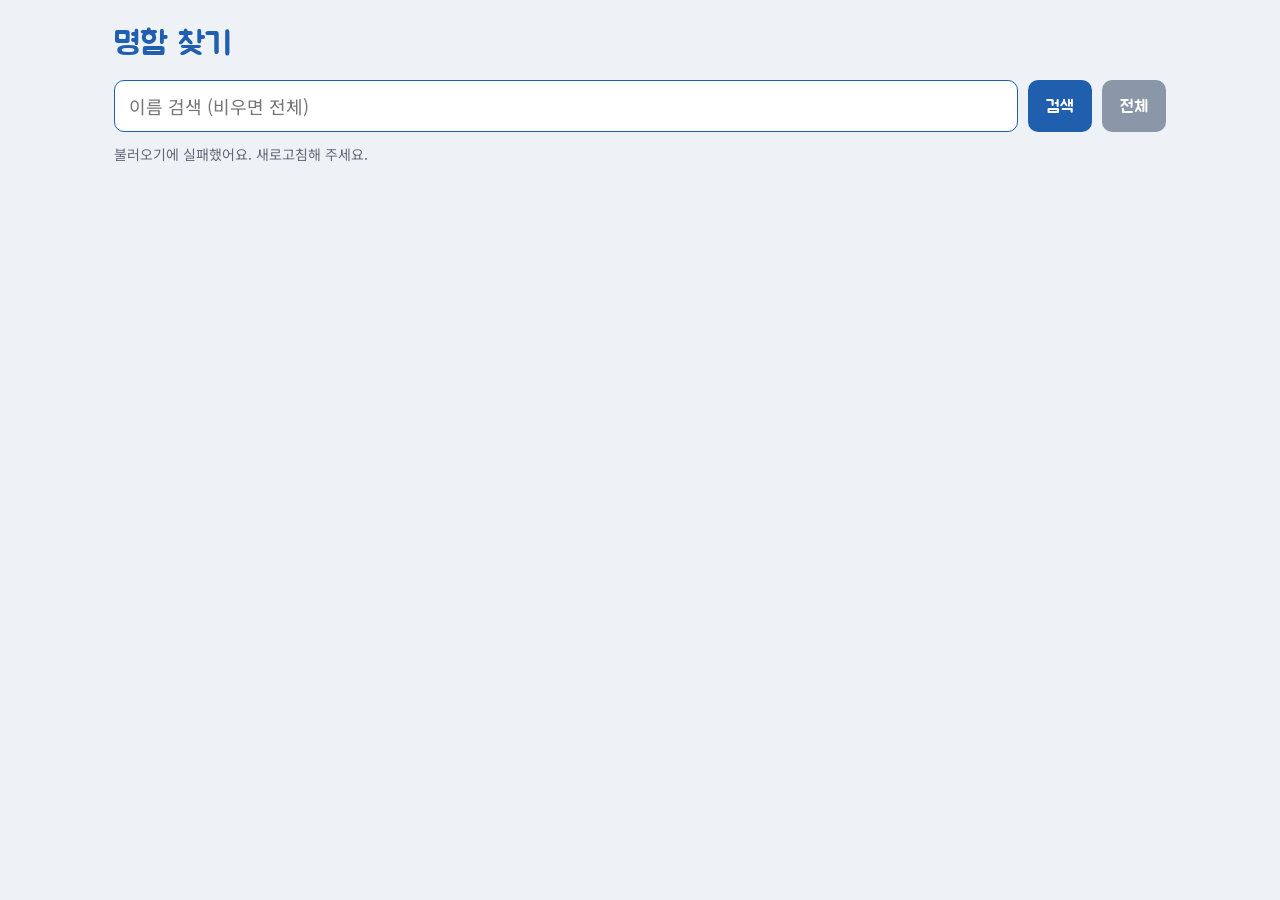
<file: huons-bizcard/admin.html>
<!DOCTYPE html>
<html lang="ko">
<head>
<meta charset="UTF-8">
<meta name="viewport" content="width=device-width,initial-scale=1">
<title>명함 만들기 · 관리자</title>
<link rel="stylesheet" href="common.css">
<style>
.wrap{max-width:1100px;margin:0 auto;padding:24px}
h1{font-family:'Jua';color:var(--blue);font-weight:400;margin:0 0 16px;font-size:32px}
input{font-size:18px;padding:12px 14px;border:1.5px solid var(--line);border-radius:10px;outline:none;font-family:inherit;width:100%}
input:focus{border-color:var(--blue)}
.b{padding:12px 18px;font-size:17px;border:0;border-radius:10px;background:var(--blue);color:#fff;font-family:'Jua';white-space:nowrap}
.b.gray{background:#8a97a8}
.bar{display:flex;gap:10px;margin-bottom:12px}
.meta{color:#667;font-size:14px;margin-bottom:10px}
.list{display:grid;grid-template-columns:repeat(auto-fill,minmax(200px,1fr));gap:10px}
.item{background:#fff;border-radius:10px;padding:14px;cursor:pointer;border:2px solid transparent;position:relative}
.item:hover{border-color:var(--blue)}
.item .n{font-family:'Jua';font-size:22px}
.item .t{font-size:12px;color:#99a}
.item .dup{font-size:11px;color:var(--orange);margin-left:6px}
.item .del{position:absolute;top:8px;right:8px;border:0;background:none;color:#ccc;font-size:16px}
.item .del:hover{color:#d33}
#show{position:fixed;inset:0;background:#1d2733;display:none;align-items:center;justify-content:center;padding:3vw;z-index:9}
#show .stage{width:min(92vw,145vh)}
#show .nav{position:fixed;bottom:18px;left:0;right:0;display:flex;justify-content:center;gap:10px}
#show .nav button{background:rgba(255,255,255,.15);color:#fff;border:0;border-radius:8px;padding:10px 16px;font-size:15px}
#show .count{color:#aab;align-self:center;font-size:14px}
</style>
</head>
<body>
<div id="main" class="wrap">
  <h1>명함 찾기</h1>
  <div class="bar">
    <input id="q" placeholder="이름 검색 (비우면 전체)" autocomplete="off">
    <button class="b" id="searchBtn">검색</button>
    <button class="b gray" id="allBtn">전체</button>
  </div>
  <div class="meta" id="meta"></div>
  <div class="list" id="list"></div>
</div>

<div id="show">
  <div class="stage" id="stage"></div>
  <div class="nav">
    <button id="prev">◀ 이전</button><span class="count" id="count"></span><button id="next">다음 ▶</button>
    <button id="full">전체화면</button><button id="close">닫기 (ESC)</button>
  </div>
</div>

<script src="config.js"></script>
<script>
const $ = id => document.getElementById(id);
const PW = '';
let rows = [], cur = -1;

async function rpc(fn, body){
  const r = await fetch(SB_URL + '/rest/v1/rpc/' + fn, {method:'POST', headers:SB_HEADERS, body:JSON.stringify(body)});
  if(!r.ok) throw new Error(await r.text());
  return r.status === 204 ? null : r.json();
}

async function search(q){
  rows = await rpc('bc_search', {p_pw:PW, p_q:q||''});
  const cnt = {};
  rows.forEach(r=>cnt[r.name]=(cnt[r.name]||0)+1);
  const seen = {};
  $('meta').textContent = (q ? `"${q}" 검색 결과 ` : '전체 ') + rows.length + '건 · 같은 이름이 여러 번 제출되면 최신 것이 위에 있어요';
  $('list').innerHTML = rows.map((r,i)=>{
    seen[r.name]=(seen[r.name]||0)+1;
    const tag = cnt[r.name]>1 ? `<span class="dup">${seen[r.name]===1?'최신':'이전 제출'}</span>` : '';
    const time = new Date(r.created_at).toLocaleTimeString('ko-KR',{hour:'2-digit',minute:'2-digit'});
    return `<div class="item" data-i="${i}"><button class="del" data-id="${r.id}" title="삭제">✕</button><div class="n">${esc(r.name)}${tag}</div><div class="t">${time} 제출</div></div>`;
  }).join('') || '<p style="color:#99a">결과가 없어요.</p>';
  // 검색 결과가 딱 1명이면 바로 띄우기
  if(q && rows.length && new Set(rows.map(r=>r.name)).size===1) open(0);
}

function open(i){
  if(i<0||i>=rows.length) return;
  cur=i; $('stage').innerHTML = cardHTML(rows[i]);
  $('count').textContent = (i+1)+' / '+rows.length;
  $('show').style.display='flex';
}
function close(){ $('show').style.display='none'; if(document.fullscreenElement) document.exitFullscreen(); $('q').focus(); $('q').select(); }

$('list').onclick = async e=>{
  const d = e.target.closest('.del');
  if(d){ e.stopPropagation();
    if(!confirm('이 명함을 삭제할까요?')) return;
    await rpc('bc_delete',{p_pw:PW,p_id:+d.dataset.id}); search($('q').value.trim()); return; }
  const it = e.target.closest('.item'); if(it) open(+it.dataset.i);
};
$('searchBtn').onclick = ()=>search($('q').value.trim());
$('allBtn').onclick = ()=>{ $('q').value=''; search(''); };
$('q').onkeydown = e=>{ if(e.key==='Enter') search($('q').value.trim()); };
$('prev').onclick = ()=>open(cur-1);
$('next').onclick = ()=>open(cur+1);
$('close').onclick = close;
$('full').onclick = ()=> document.fullscreenElement ? document.exitFullscreen() : $('show').requestFullscreen();
document.addEventListener('keydown', e=>{
  if($('show').style.display!=='flex') return;
  if(e.key==='Escape') close();
  if(e.key==='ArrowRight') open(cur+1);
  if(e.key==='ArrowLeft') open(cur-1);
});

search('').catch(()=>{ $('meta').textContent='불러오기에 실패했어요. 새로고침해 주세요.'; });
$('q').focus();
</script>
</body>
</html>
</file>
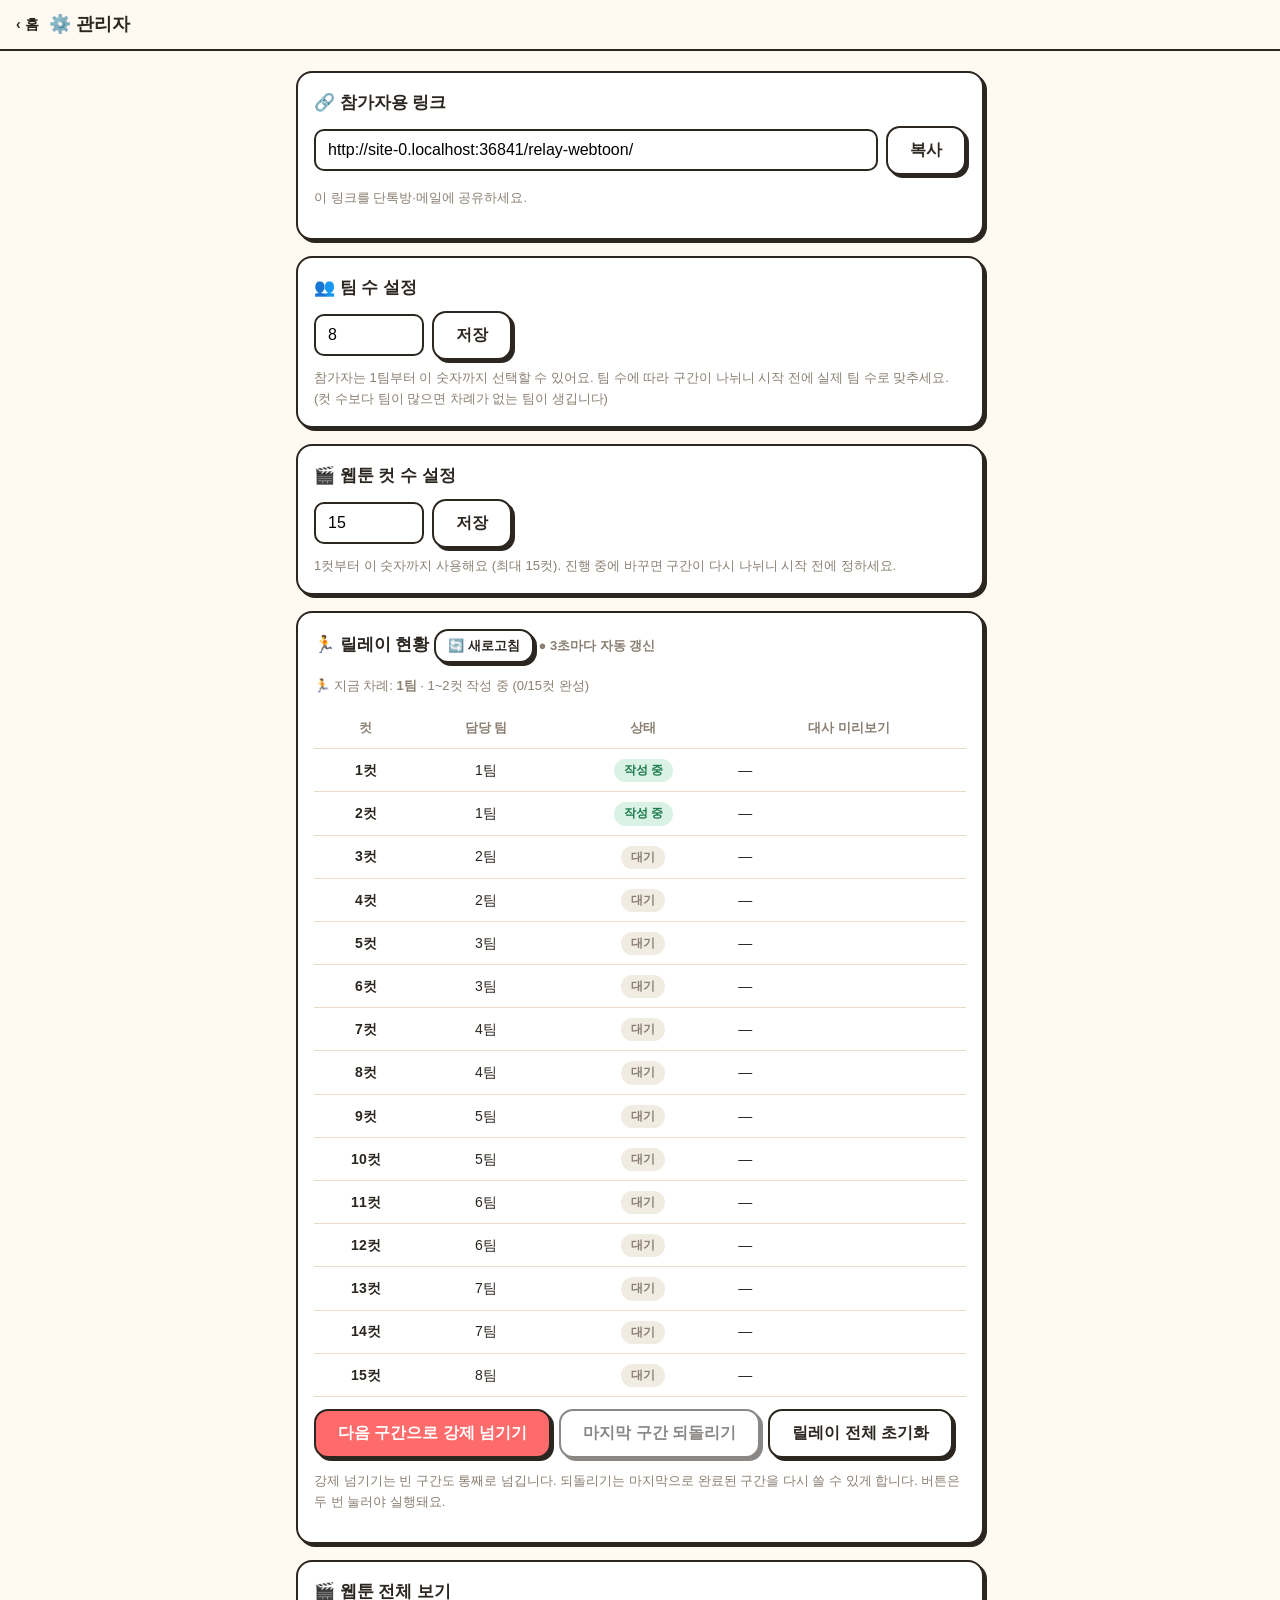
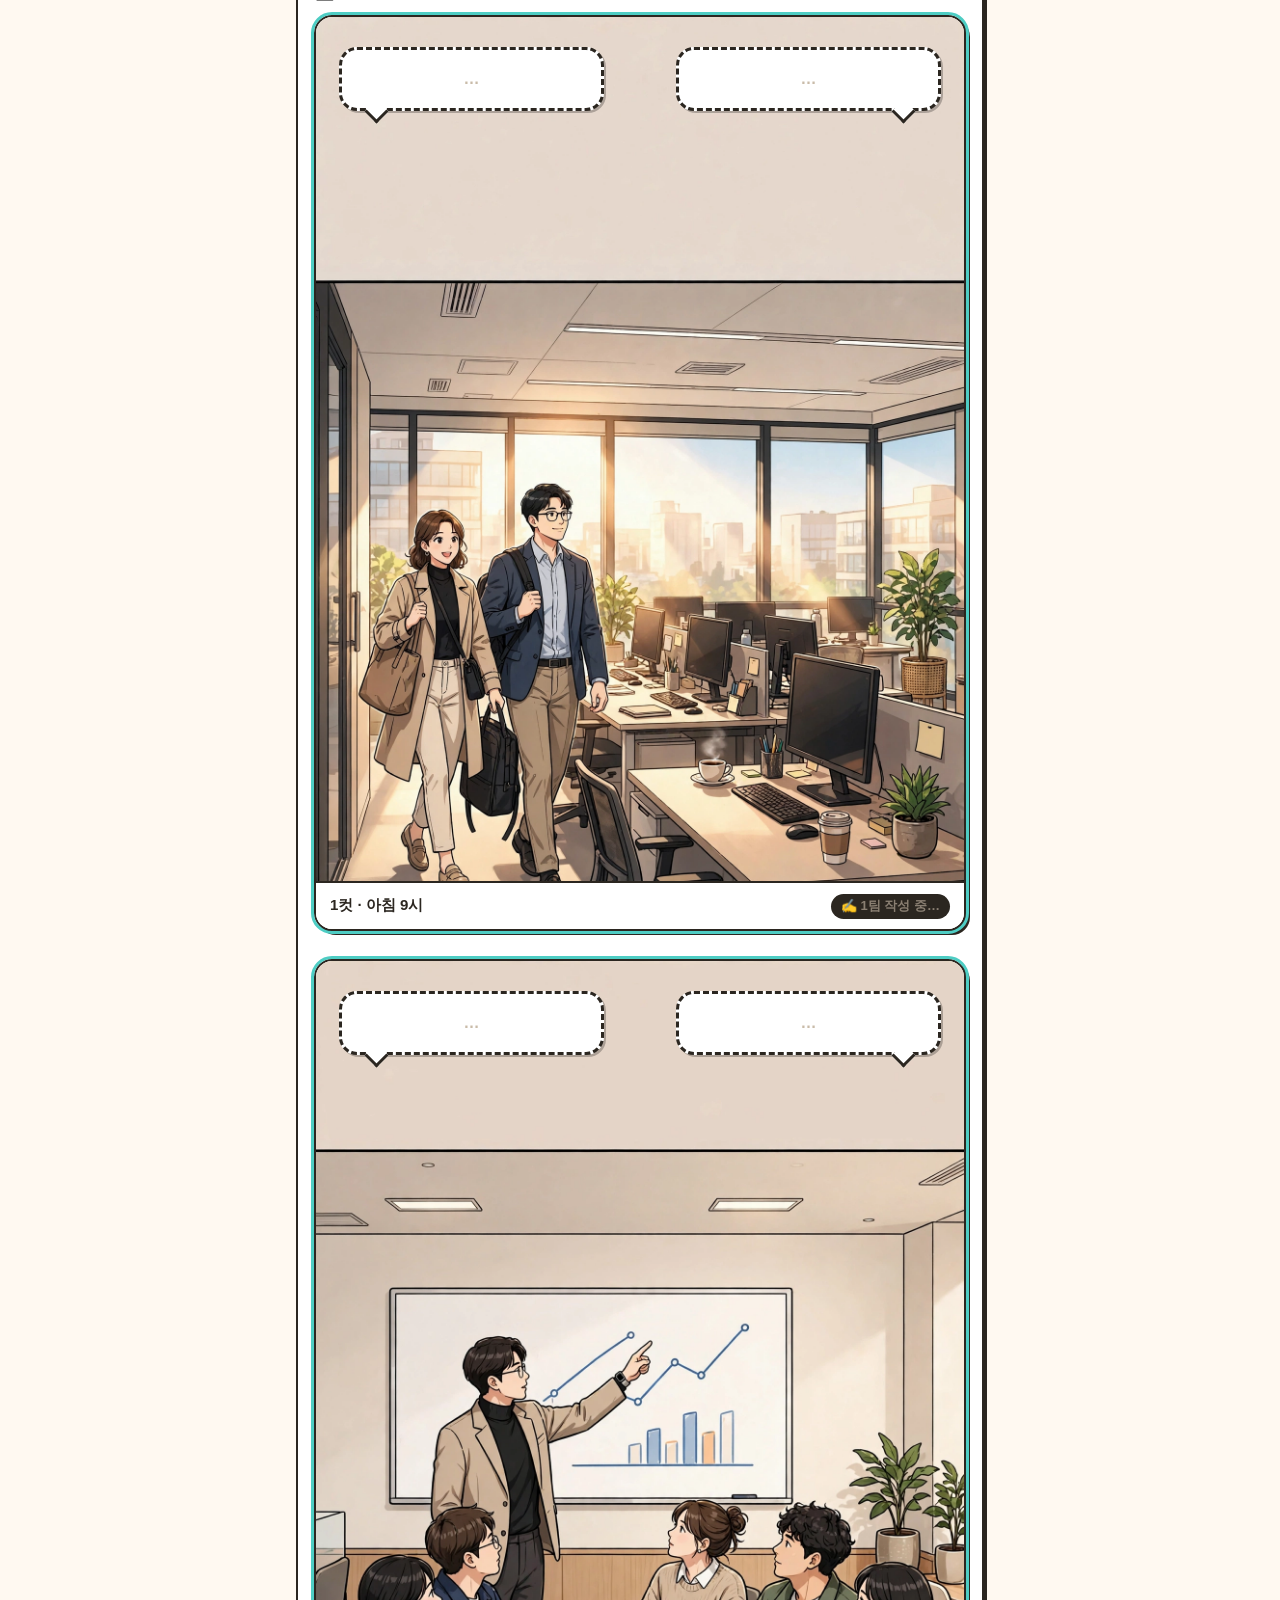
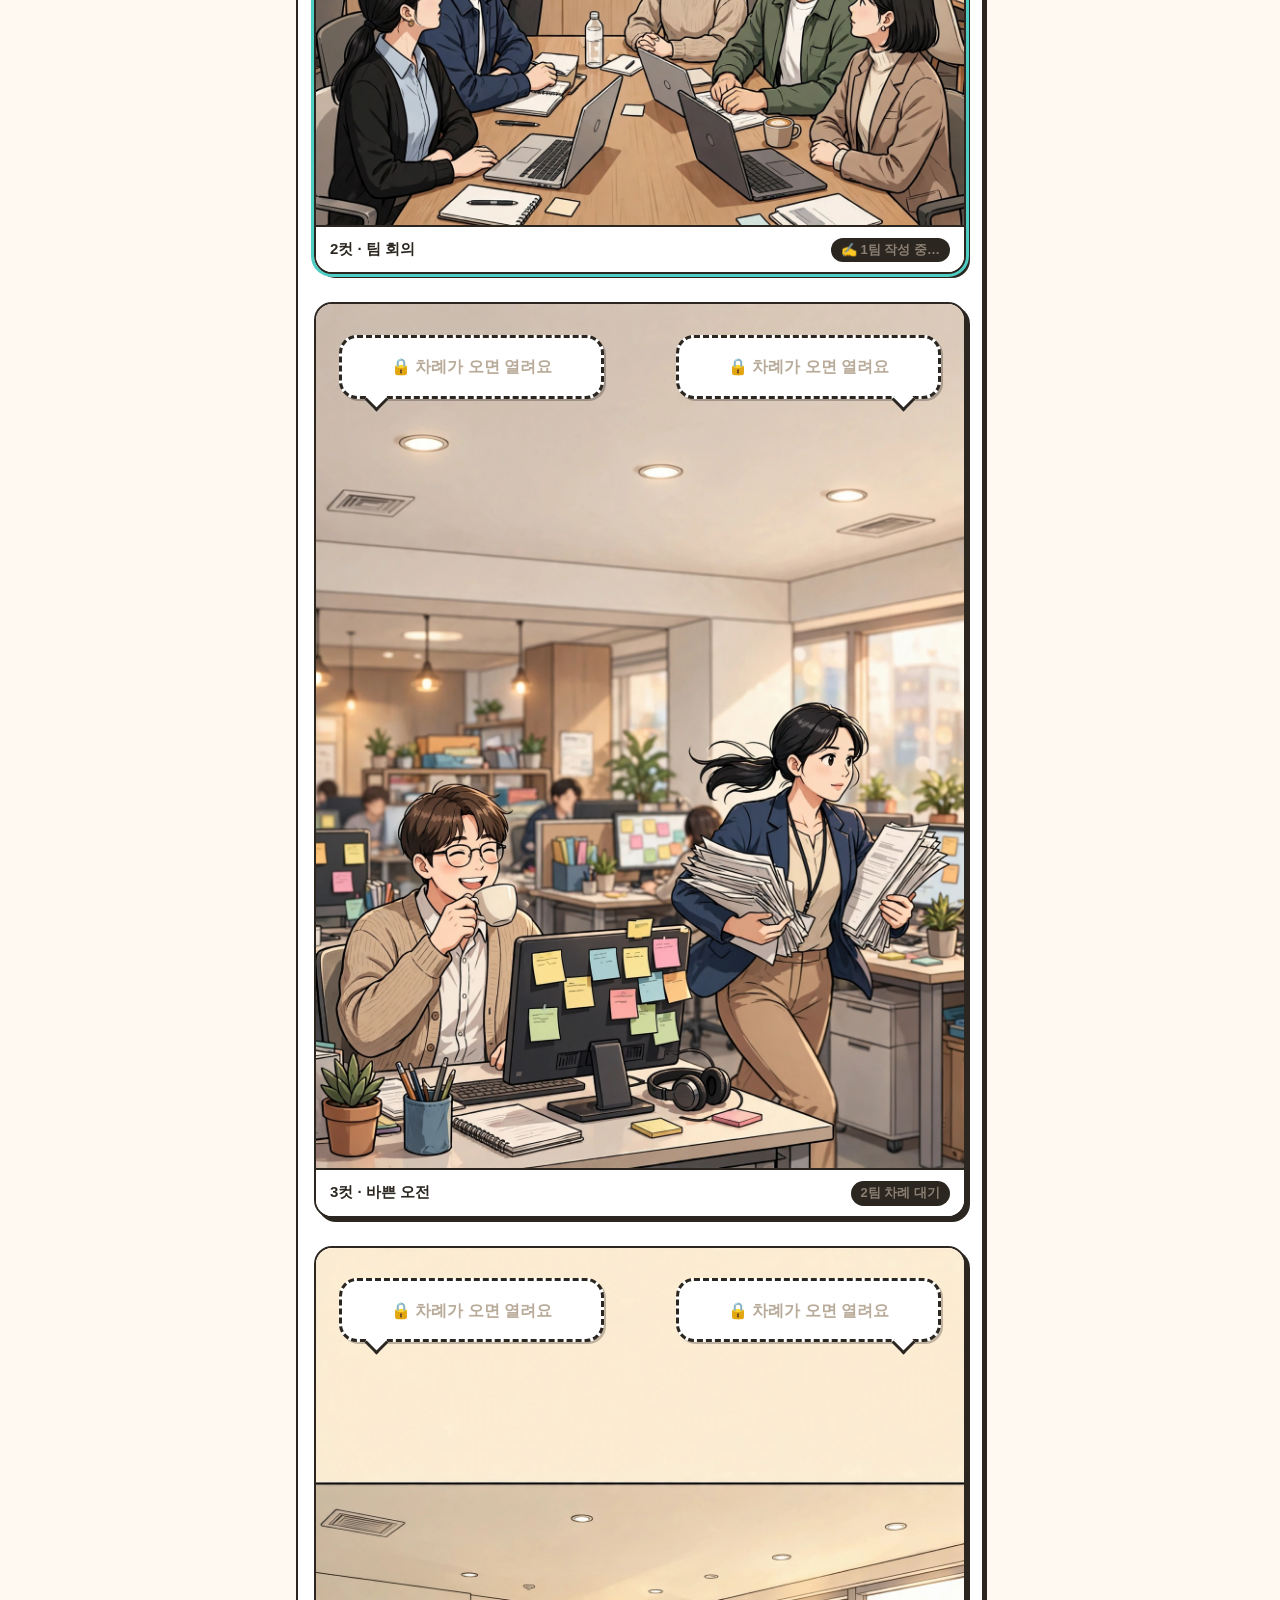
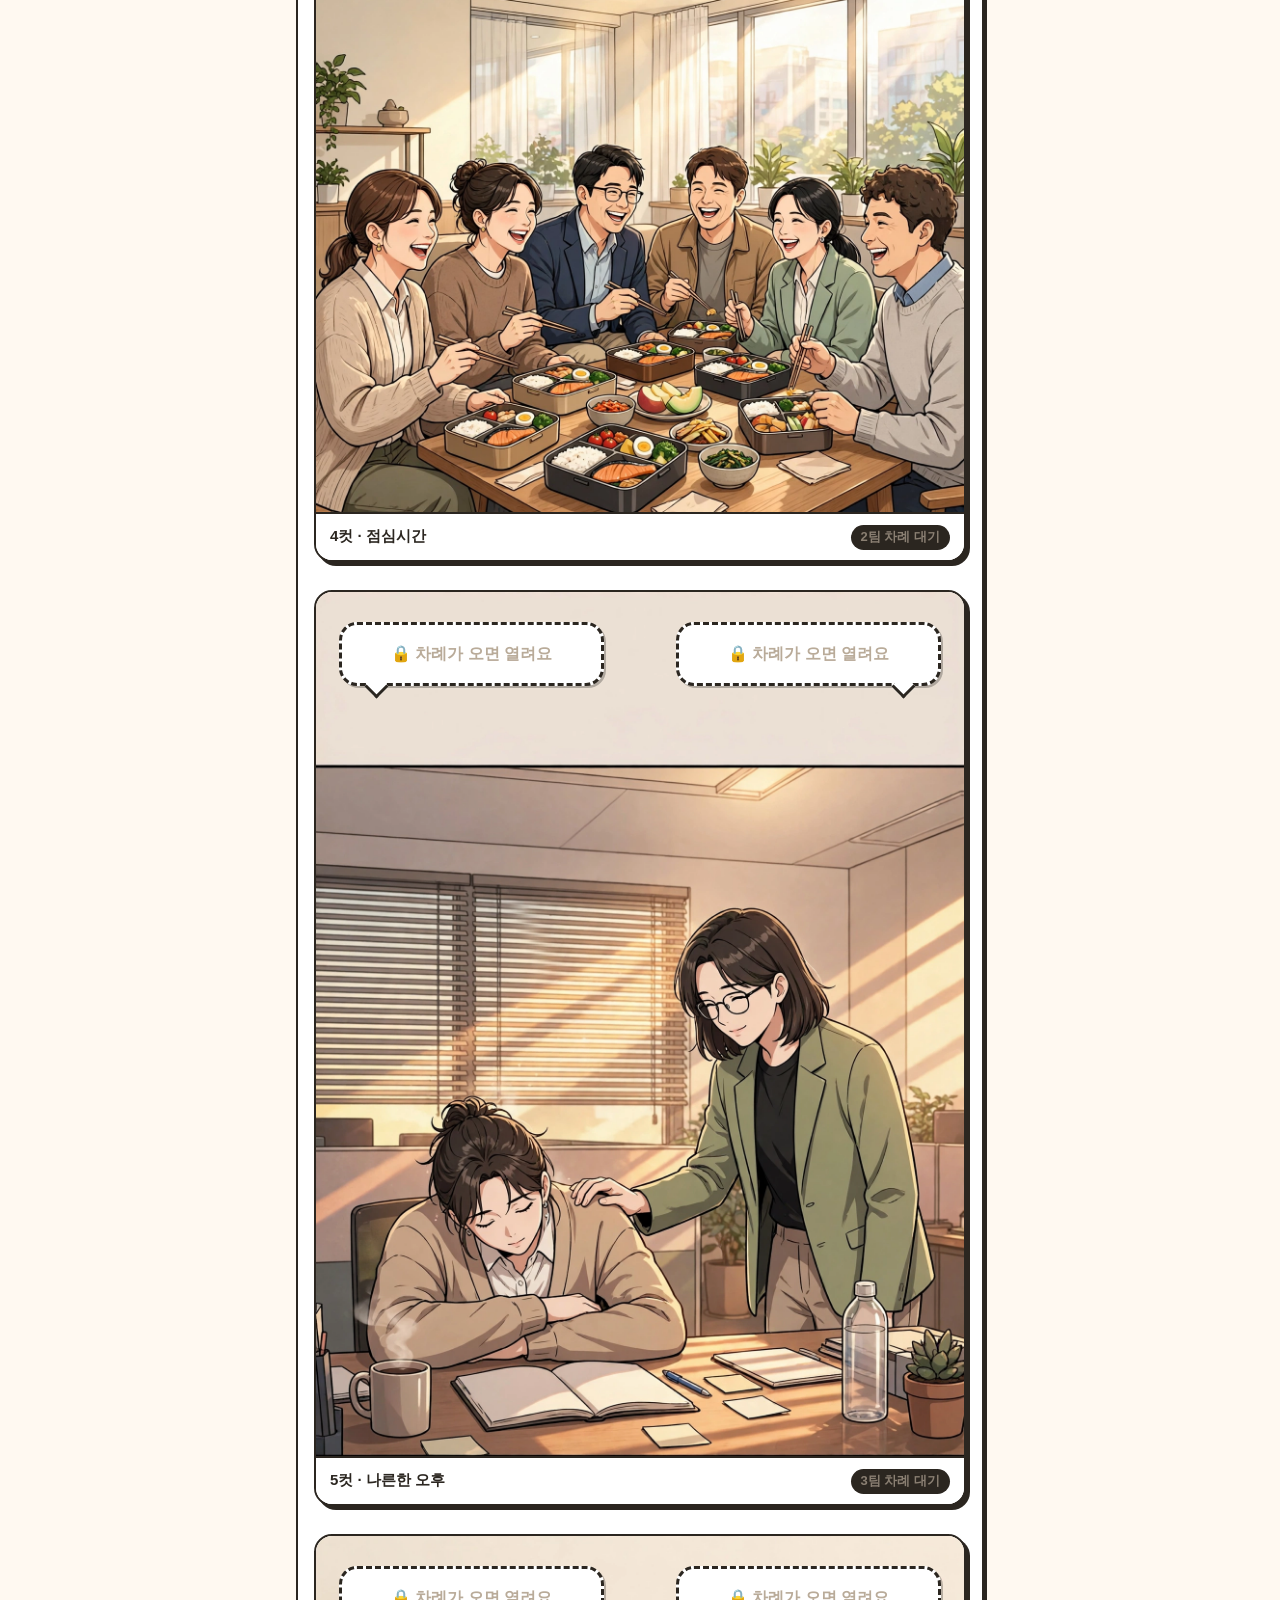
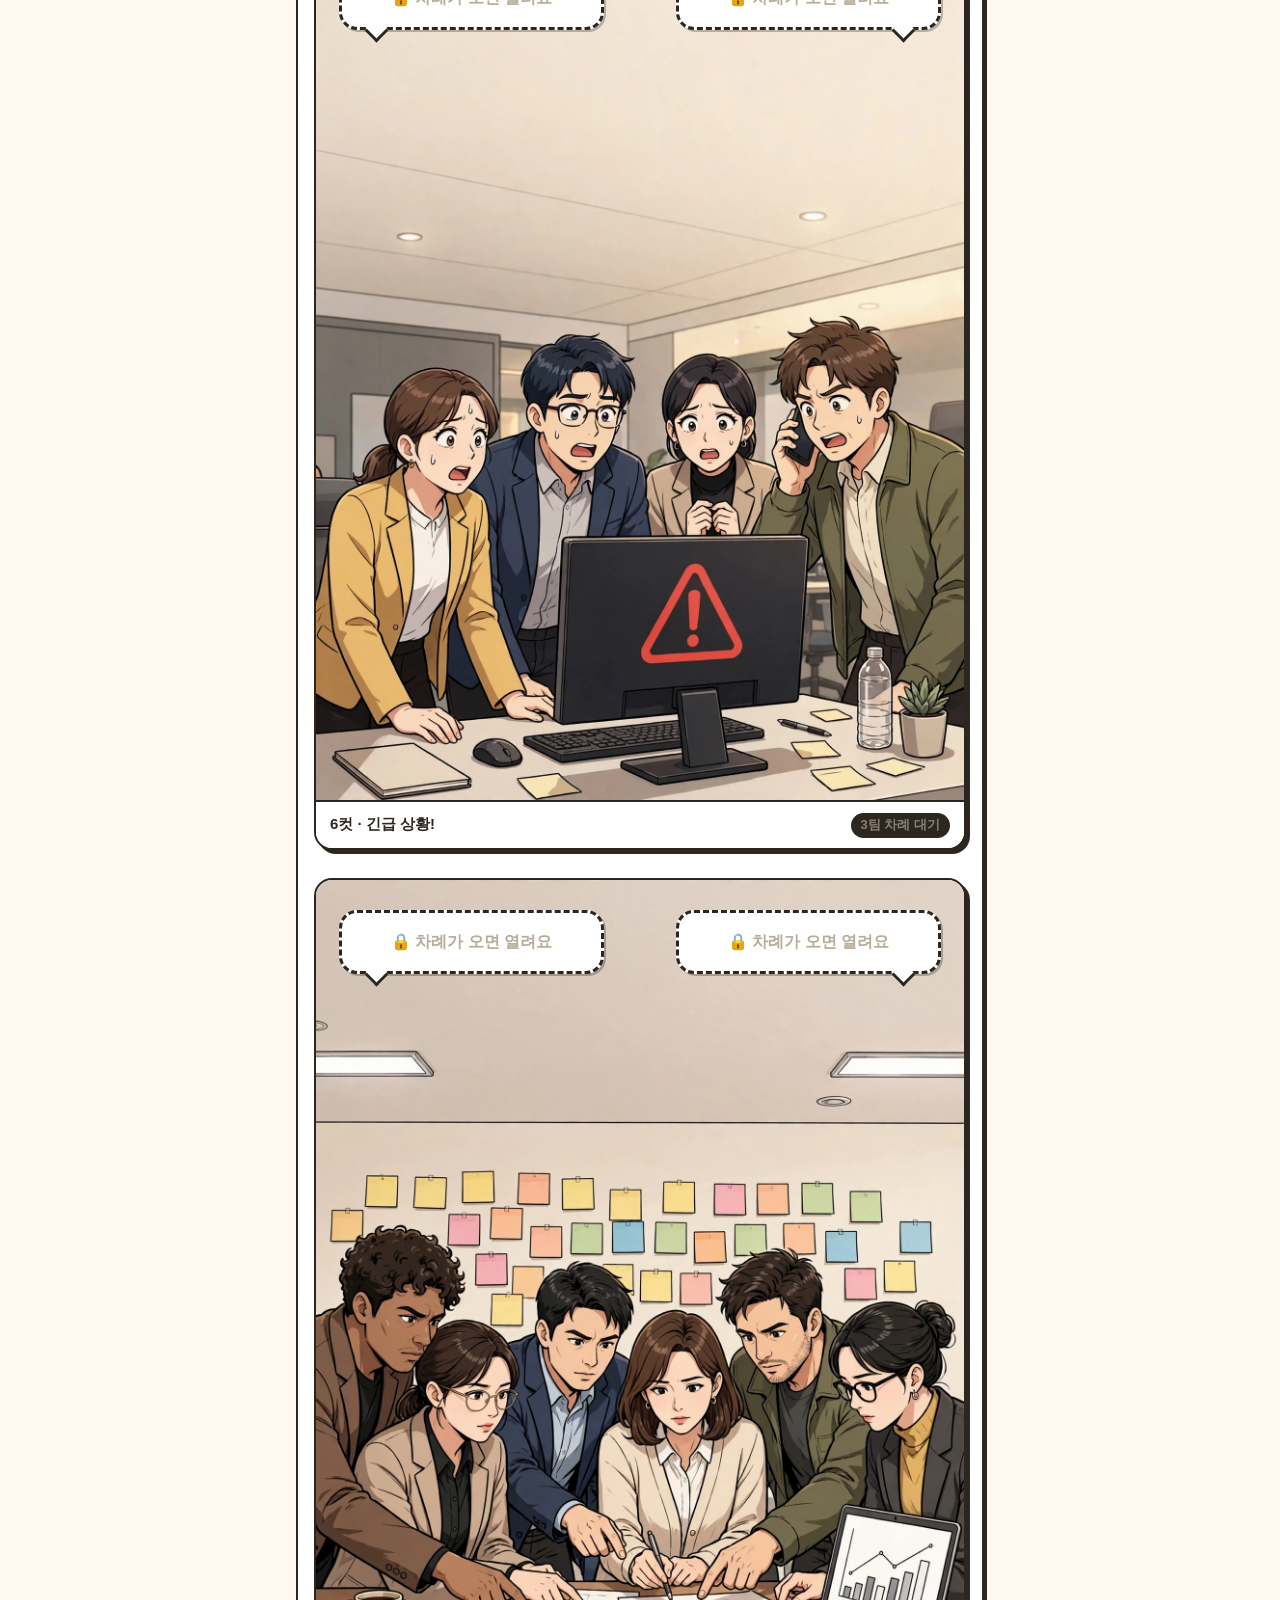
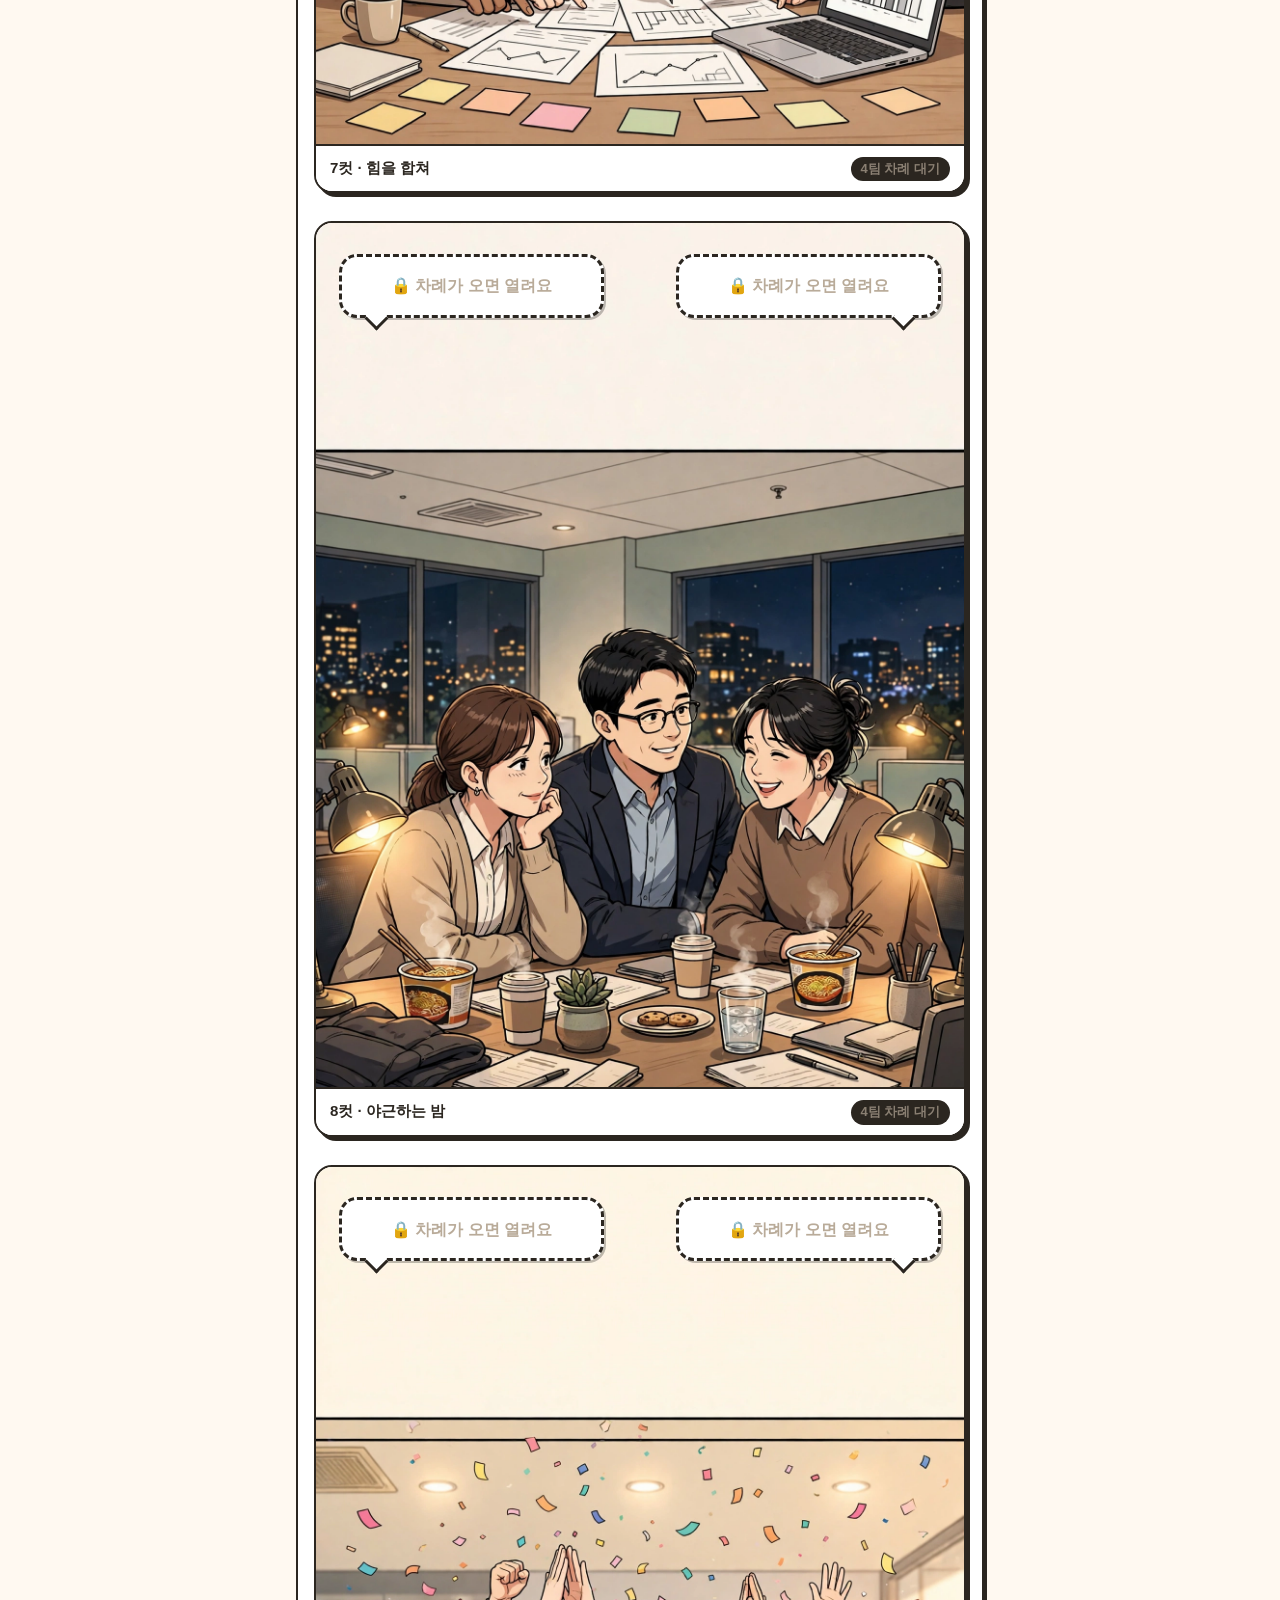
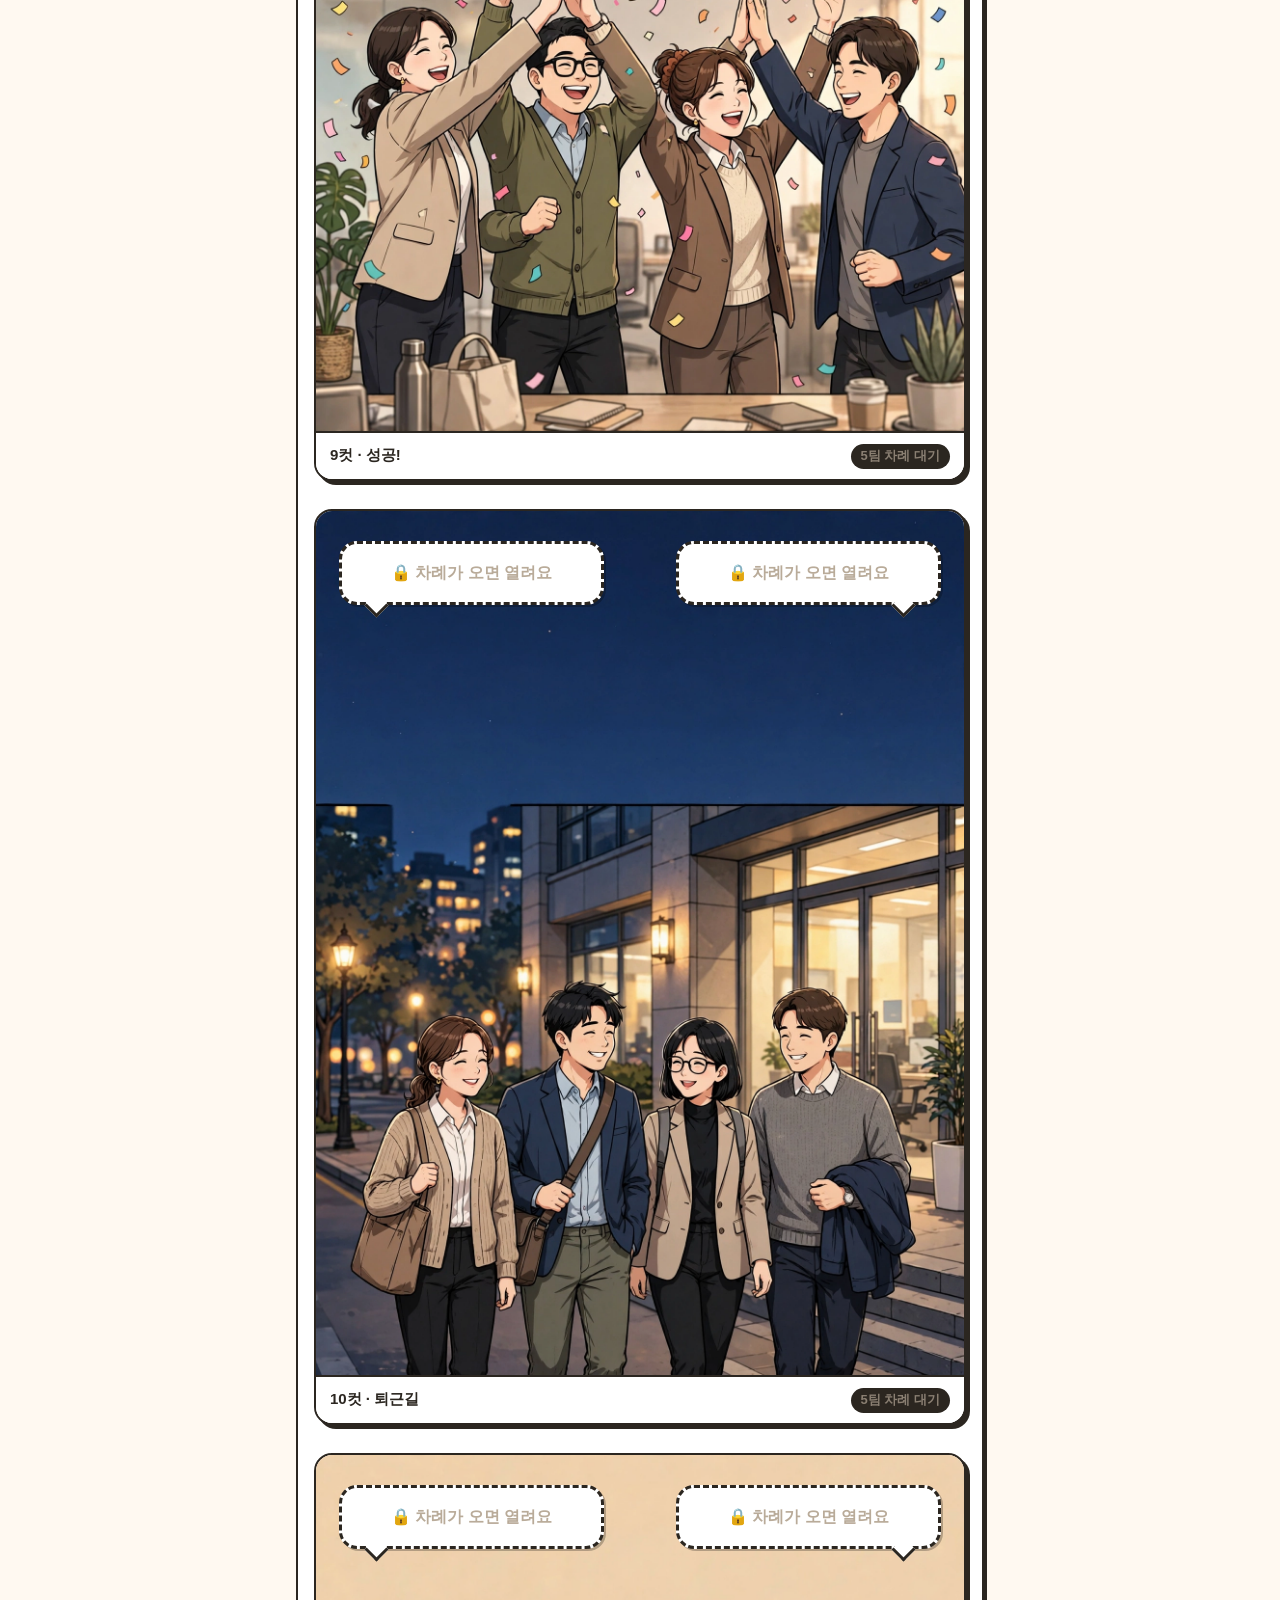
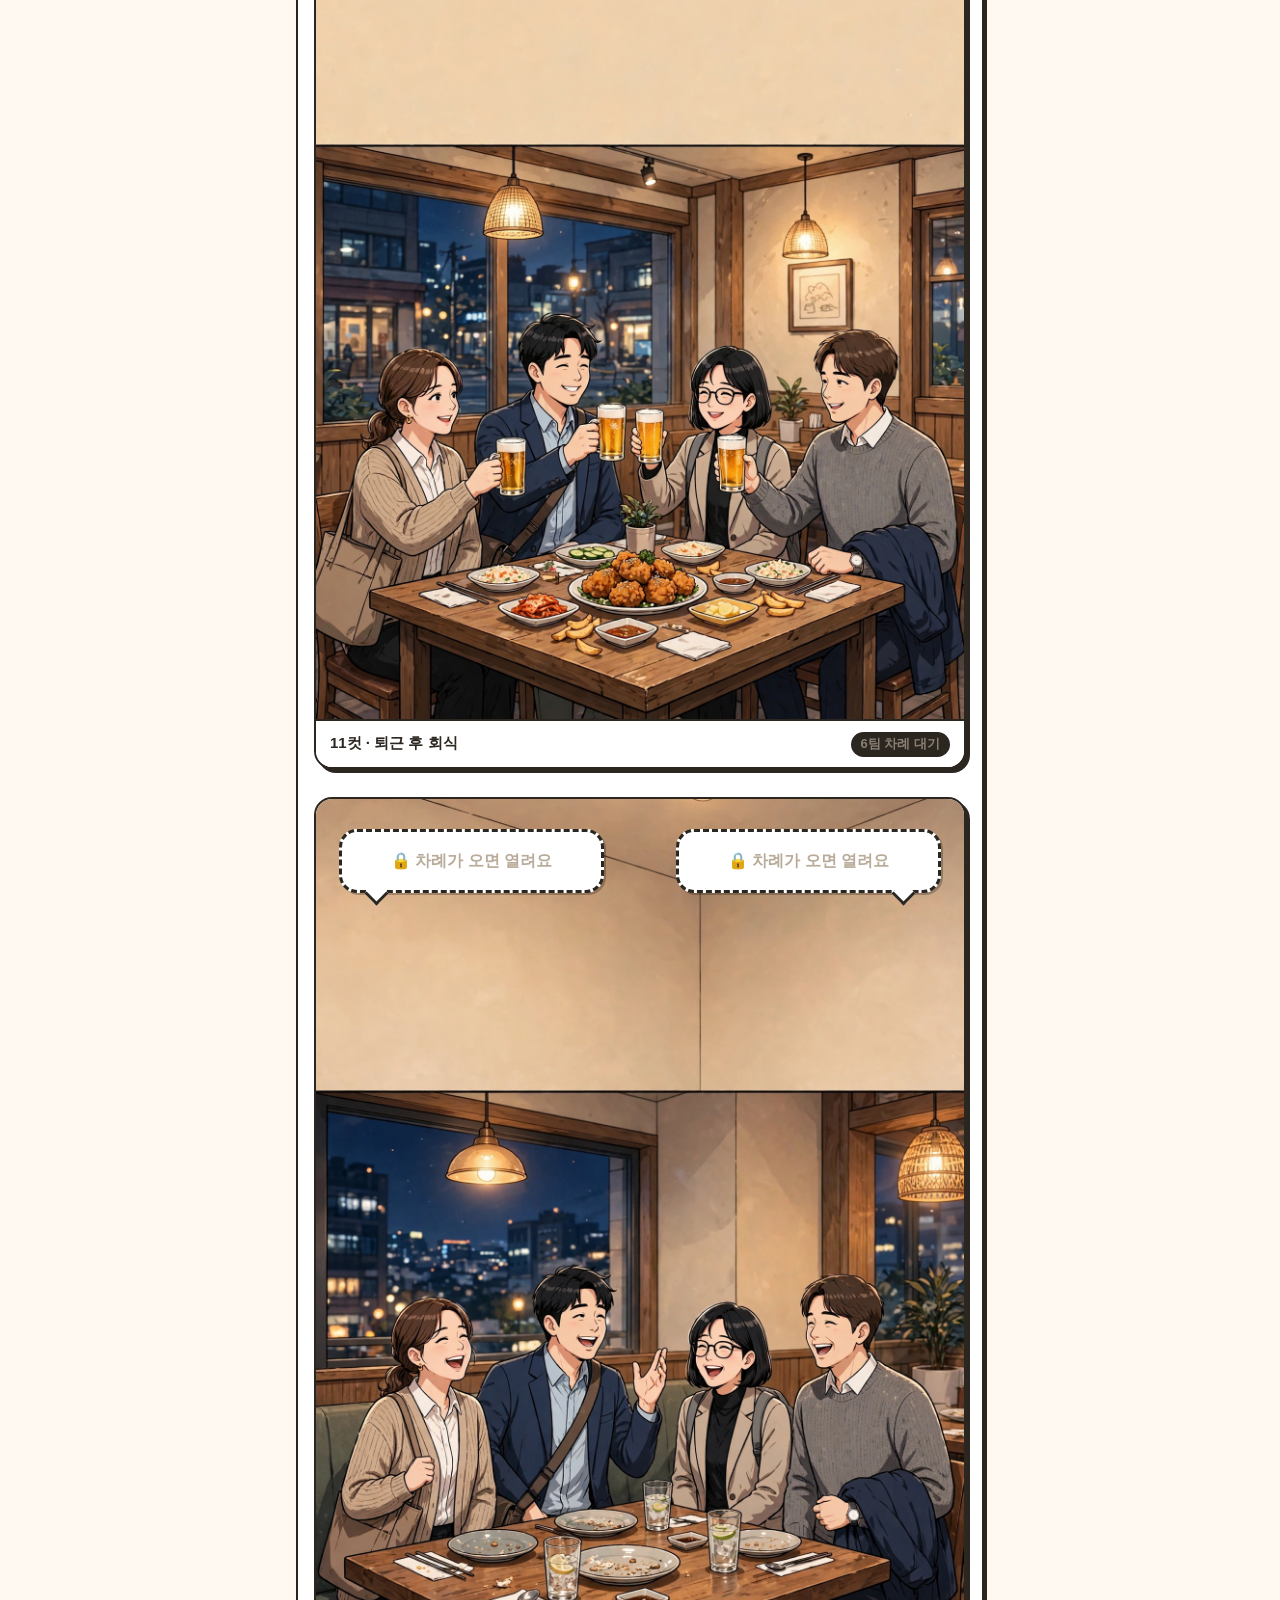
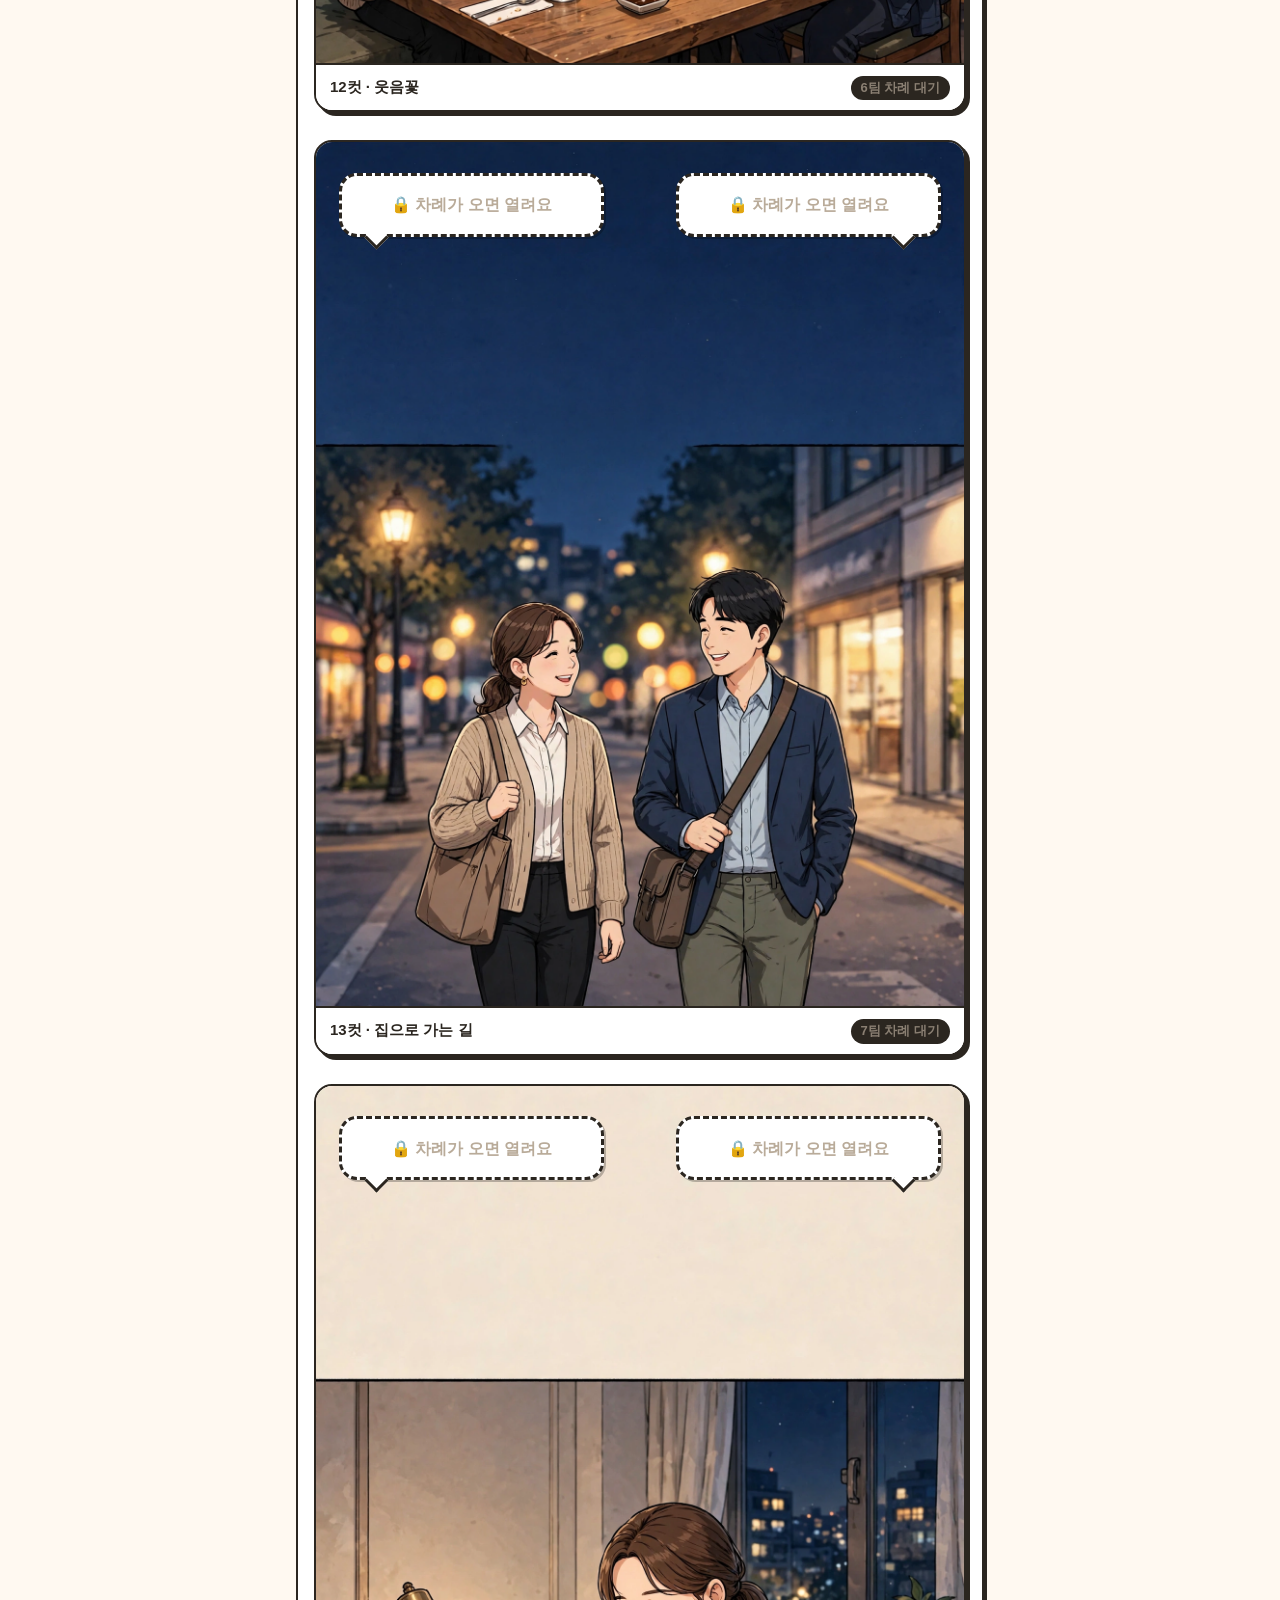
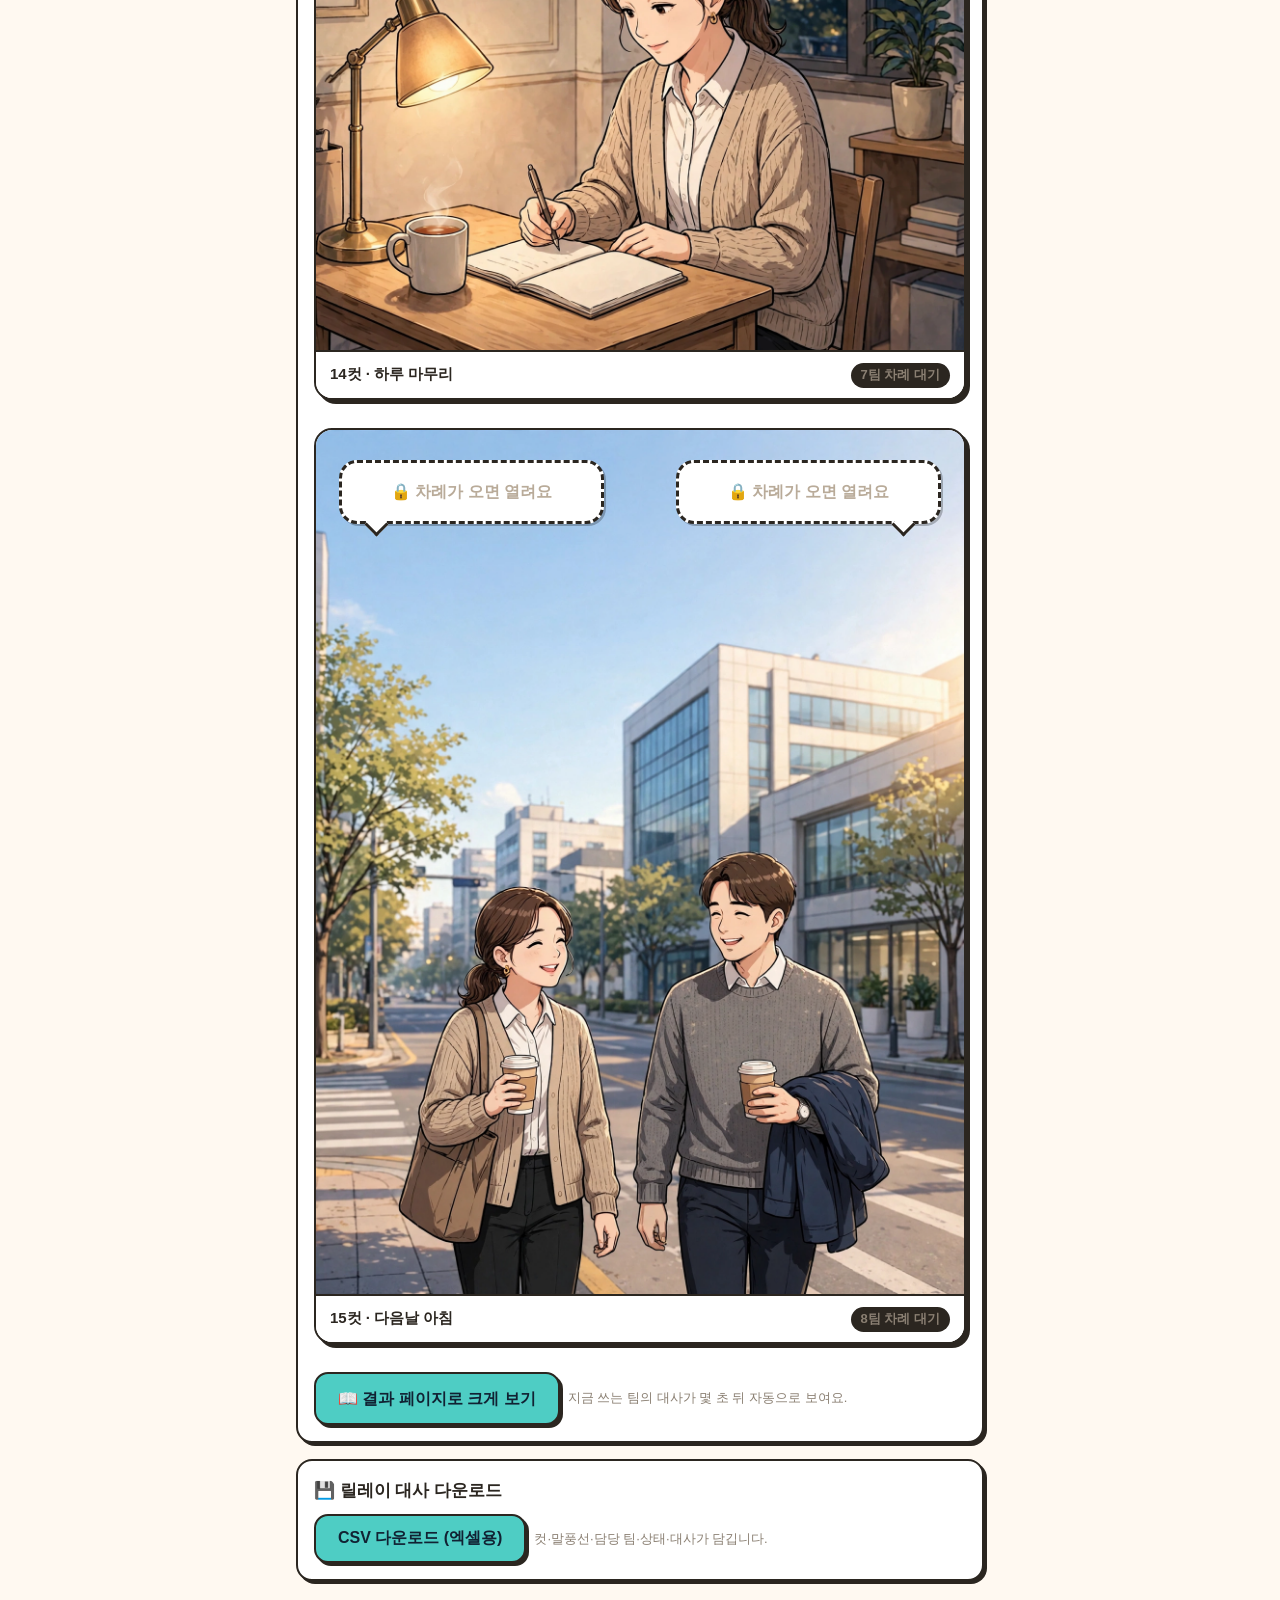
<file: relay-webtoon/admin.html>
<!DOCTYPE html>
<html lang="ko">
<head>
<meta charset="UTF-8">
<meta name="viewport" content="width=device-width, initial-scale=1.0, viewport-fit=cover">
<title>관리자 ⚙️</title>
<link rel="stylesheet" href="style.css">
<script src="common.js"></script>
</head>
<body>
<div class="topbar">
  <a href="index.html">‹ 홈</a>
  <span class="logo">⚙️ 관리자</span>
  <span class="spacer"></span>
</div>
<div class="wrap">
  <div class="card">
    <h3>🔗 참가자용 링크</h3>
    <div class="row">
      <input type="text" id="shareUrl" readonly style="flex:1" onclick="this.select()">
      <button class="btn ghost" id="copyBtn">복사</button>
    </div>
    <p class="note">이 링크를 단톡방·메일에 공유하세요.</p>
  </div>

  <div class="card">
    <h3>👥 팀 수 설정</h3>
    <div class="row">
      <input type="number" id="teamCount" min="1" max="60" value="8">
      <button class="btn ghost" id="saveTeams">저장</button>
      <span class="note">참가자는 1팀부터 이 숫자까지 선택할 수 있어요. 팀 수에 따라 구간이 나뉘니 시작 전에 실제 팀 수로 맞추세요. (컷 수보다 팀이 많으면 차례가 없는 팀이 생깁니다)</span>
    </div>
  </div>

  <div class="card">
    <h3>🎬 웹툰 컷 수 설정</h3>
    <div class="row">
      <input type="number" id="panelCount" min="1" max="15" value="15">
      <button class="btn ghost" id="savePanels">저장</button>
      <span class="note">1컷부터 이 숫자까지 사용해요 (최대 15컷). 진행 중에 바꾸면 구간이 다시 나뉘니 시작 전에 정하세요.</span>
    </div>
  </div>

  <div class="card">
    <h3>🏃 릴레이 현황 <button class="btn ghost sm" id="refresh">🔄 새로고침</button> <span class="note">● 3초마다 자동 갱신</span></h3>
    <div id="relayStatus"><p class="note">불러오는 중…</p></div>
    <div class="row" style="margin-top:12px">
      <button class="btn" id="forcePass">다음 구간으로 강제 넘기기</button>
      <button class="btn ghost" id="reopenLast">마지막 구간 되돌리기</button>
      <button class="btn ghost" id="resetRelay">릴레이 전체 초기화</button>
    </div>
    <p class="note">강제 넘기기는 빈 구간도 통째로 넘깁니다. 되돌리기는 마지막으로 완료된 구간을 다시 쓸 수 있게 합니다. 버튼은 두 번 눌러야 실행돼요.</p>
  </div>

  <div class="card">
    <h3>🎬 웹툰 전체 보기</h3>
    <div id="webtoonPreview"><p class="note">불러오는 중…</p></div>
    <div class="row" style="margin-top:12px">
      <a class="btn teal" href="result.html">📖 결과 페이지로 크게 보기</a>
      <span class="note">지금 쓰는 팀의 대사가 몇 초 뒤 자동으로 보여요.</span>
    </div>
  </div>

  <div class="card">
    <h3>💾 릴레이 대사 다운로드</h3>
    <div class="row">
      <button class="btn teal" id="csvBtn">CSV 다운로드 (엑셀용)</button>
      <span class="note">컷·말풍선·담당 팀·상태·대사가 담깁니다.</span>
    </div>
  </div>
</div>
<script>
const $ = id => document.getElementById(id);
const sleep = ms => new Promise(r => setTimeout(r, ms));
let st = null, bubbles = {}, loading = false, previewSig = '';

function panelStatus(p) {
  return st.done[p] ? '완료' : inChunk(st.currentChunk, p) ? '작성 중' : '대기';
}

/* ---------- 현황 + 미리보기 ---------- */
async function load() {
  if (loading) return;
  loading = true;
  try {
    const s = await getSettings();
    [st, bubbles] = await Promise.all([getRelayState(s.n, s.pc), getRelayBubbles()]);

    let html = '<p class="note">' + statusLine(st) + '</p>';
    if (st.n > st.pc) html += '<p class="note">⚠️ 팀이 컷 수(' + st.pc + '컷)보다 많아 차례가 없는 팀이 있어요.</p>';
    html += '<table class="adm"><tr><th>컷</th><th>담당 팀</th><th>상태</th><th>대사 미리보기</th></tr>';
    for (let p = 0; p < st.pc; p++) {
      const lines = range(0, BUBBLES_PER_PANEL - 1).map(b => (bubbles[p + '_' + b] || '').trim()).filter(Boolean);
      const status = panelStatus(p);
      html += '<tr><td><strong>' + (p + 1) + '컷</strong></td><td>' + chunkOwner(p, st.n, st.pc) + '팀</td>'
        + '<td><span class="badge ' + (status === '대기' ? 'no' : 'ok') + '">' + status + '</span></td>'
        + '<td style="text-align:left">' + (esc(lines.join(' / ')) || '—') + '</td></tr>';
    }
    $('relayStatus').innerHTML = html + '</table>';
    $('forcePass').disabled = st.complete;
    $('reopenLast').disabled = st.doneCount === 0;

    // 이미지가 매번 다시 그려져 깜빡이지 않게, 바뀌었을 때만 미리보기 갱신
    const sig = stateSig(st) + JSON.stringify(bubbles);
    if (sig !== previewSig) {
      previewSig = sig;
      $('webtoonPreview').innerHTML = webtoonHTML(st, bubbles);
    }
  } catch (e) {
    $('relayStatus').innerHTML = '<p class="note">불러오기 실패 😢</p>';
  }
  loading = false;
}

/* 두 번 눌러야 실행되는 버튼 */
function armButton(btn, armLabel, fn) {
  const orig = btn.textContent;
  let armed = false, t = null;
  btn.addEventListener('click', async () => {
    if (!armed) {
      armed = true; btn.textContent = armLabel;
      t = setTimeout(() => { armed = false; btn.textContent = orig; }, 8000);
      return;
    }
    clearTimeout(t); armed = false; btn.textContent = orig;
    btn.disabled = true;
    try { await fn(); await sleep(400); }
    catch (e) { alert('실패했어요 😢 다시 시도해주세요.'); }
    btn.disabled = false;
    await load();
  });
}

/* ---------- 설정 저장 ---------- */
function bindConfig(btnId, inputId, configId, min, max, unit) {
  $(btnId).addEventListener('click', async function () {
    const v = Math.max(min, Math.min(max, parseInt($(inputId).value, 10) || min));
    this.disabled = true;
    try { await writeConfig(configId, v); $(inputId).value = v; alert(v + unit + '(으)로 설정했어요!'); await load(); }
    catch (e) { alert('저장 실패 😢'); }
    this.disabled = false;
  });
}
bindConfig('saveTeams', 'teamCount', CONFIG_ID, 1, MAX_TEAMS, '개 팀');
bindConfig('savePanels', 'panelCount', PANEL_CONFIG_ID, 1, PANELS.length, '컷');

/* ---------- 릴레이 제어 ---------- */
armButton($('forcePass'), '정말 넘길까요?', async () => {
  if (st && !st.complete) await markPanels(st.currentChunk.start, st.currentChunk.end);
});

armButton($('reopenLast'), '정말 되돌릴까요?', async () => {
  const last = st ? st.done.lastIndexOf(true) : -1;
  if (last < 0) return;
  const ch = teamChunk(chunkOwner(last, st.n, st.pc), st.n, st.pc);
  await unmarkPanels(ch.start, ch.end);
});

armButton($('resetRelay'), '정말 초기화할까요?', async () => {
  await api('webtoon_bubbles?team_no=eq.' + RELAY_TEAM, { method: 'DELETE' });
  await unmarkPanels(0, PANELS.length - 1);
  // 초기화 신호: 열려 있는 참가자 화면이 로컬 초안을 버리고 새로 그림 (실패해도 삭제는 이미 끝남)
  const cur = await getResetEpoch();
  await writeConfig(RESET_CONFIG_ID, (cur || 0) + 1).catch(() => {});
  // 초기화 직전에 입력 중이던 화면의 저장이 뒤늦게 도착할 수 있어서, 참가자 화면이 신호를 받은 뒤 한 번 더 지움
  await sleep(3500);
  await api('webtoon_bubbles?team_no=eq.' + RELAY_TEAM, { method: 'DELETE' });
});

/* ---------- CSV ---------- */
$('csvBtn').addEventListener('click', async () => {
  await load();
  if (!st) return;
  const q = s => '"' + String(s == null ? '' : s).replace(/"/g, '""') + '"';
  let csv = '﻿컷,말풍선,담당 팀,상태,대사\n';
  for (let p = 0; p < st.pc; p++) for (let b = 0; b < BUBBLES_PER_PANEL; b++) {
    csv += [PANELS[p].title, BUBBLE_LABEL[b], chunkOwner(p, st.n, st.pc) + '팀', panelStatus(p), bubbles[p + '_' + b] || ''].map(q).join(',') + '\n';
  }
  const a = document.createElement('a');
  a.href = URL.createObjectURL(new Blob([csv], { type: 'text/csv;charset=utf-8' }));
  a.download = '릴레이웹툰_대사모음.csv';
  a.click();
  setTimeout(() => URL.revokeObjectURL(a.href), 5000);
});

/* ---------- 공유 링크 ---------- */
$('shareUrl').value = location.href.replace(/admin(\.html)?([?#].*)?$/, '');
$('copyBtn').addEventListener('click', function () {
  const inp = $('shareUrl');
  inp.select();
  (navigator.clipboard ? navigator.clipboard.writeText(inp.value) : Promise.reject()).catch(() => document.execCommand('copy'));
  this.textContent = '복사됨 ✓';
  setTimeout(() => { this.textContent = '복사'; }, 2000);
});

$('refresh').addEventListener('click', load);

(async function init() {
  const s = await getSettings();
  $('teamCount').value = s.n;
  $('panelCount').value = s.pc;
  $('panelCount').max = PANELS.length;
  await load();
  setInterval(load, 3000);
})();
</script>
</body>
</html>
</file>
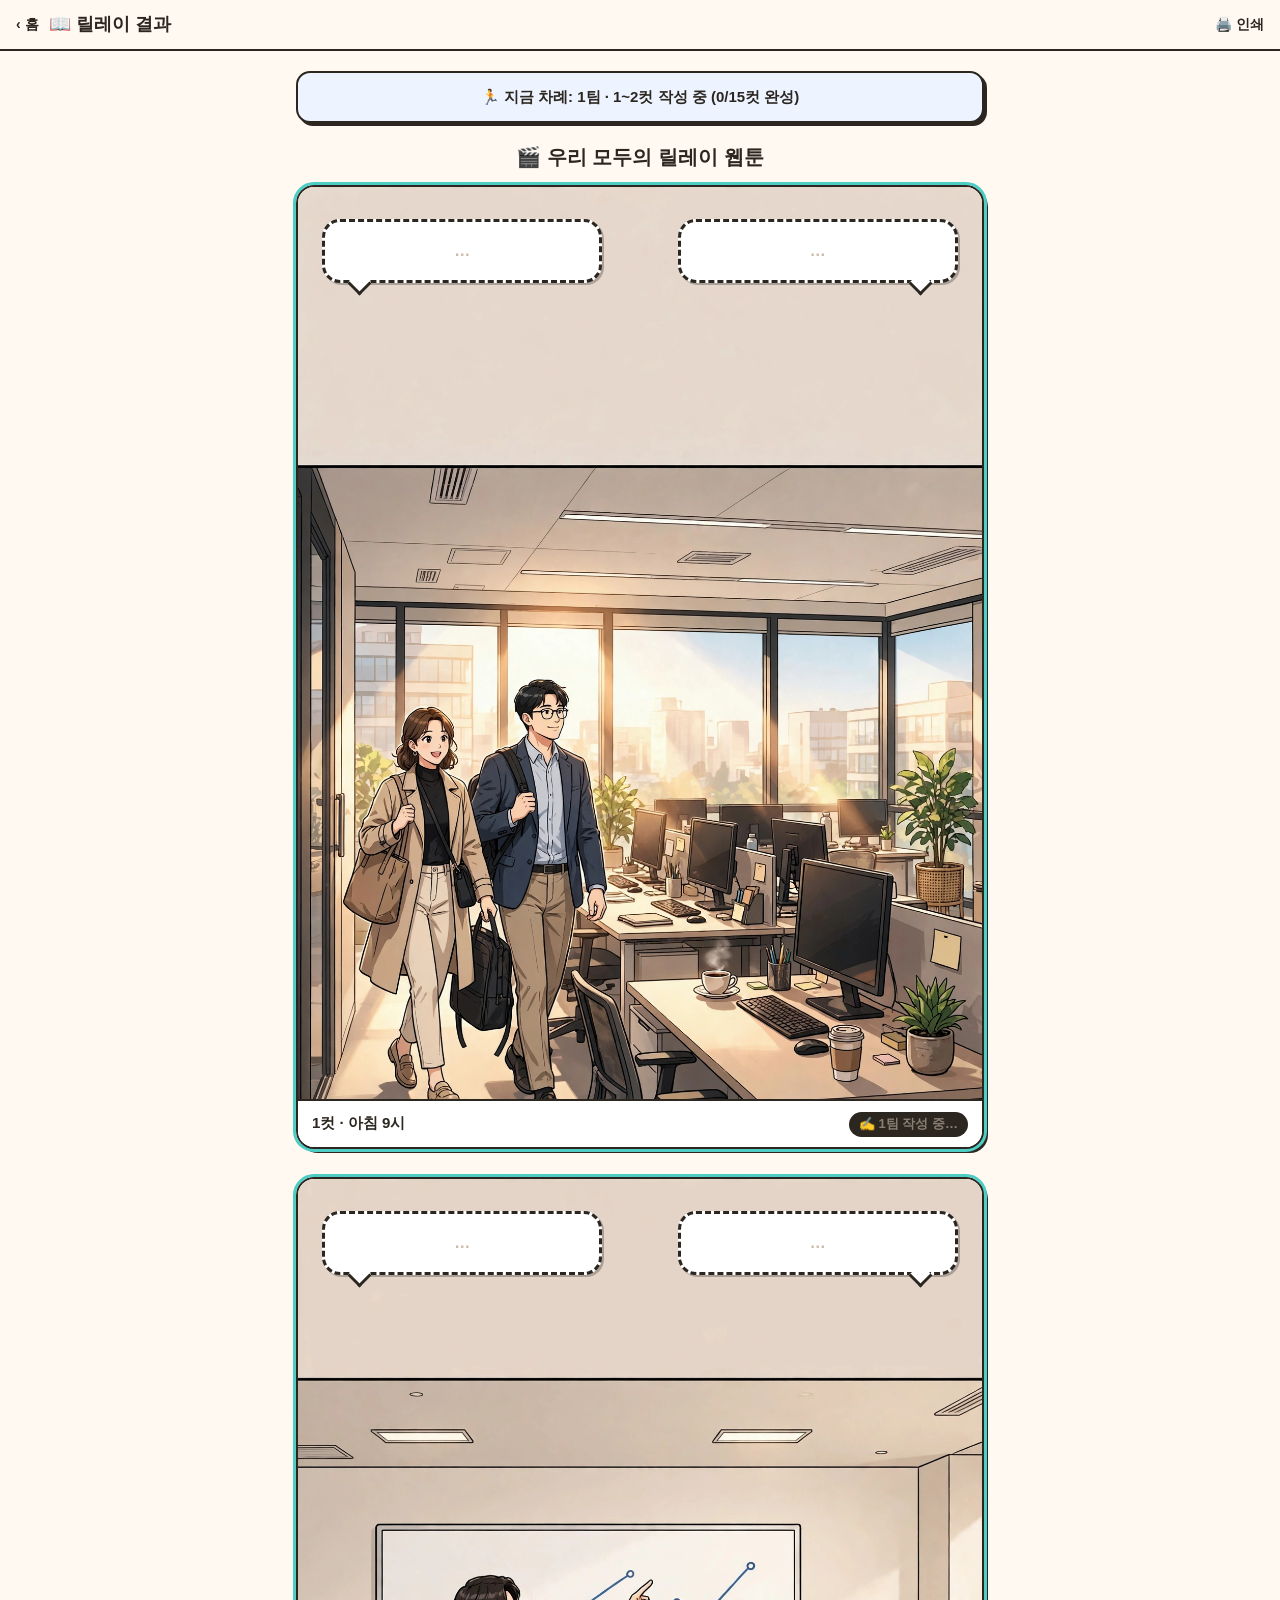
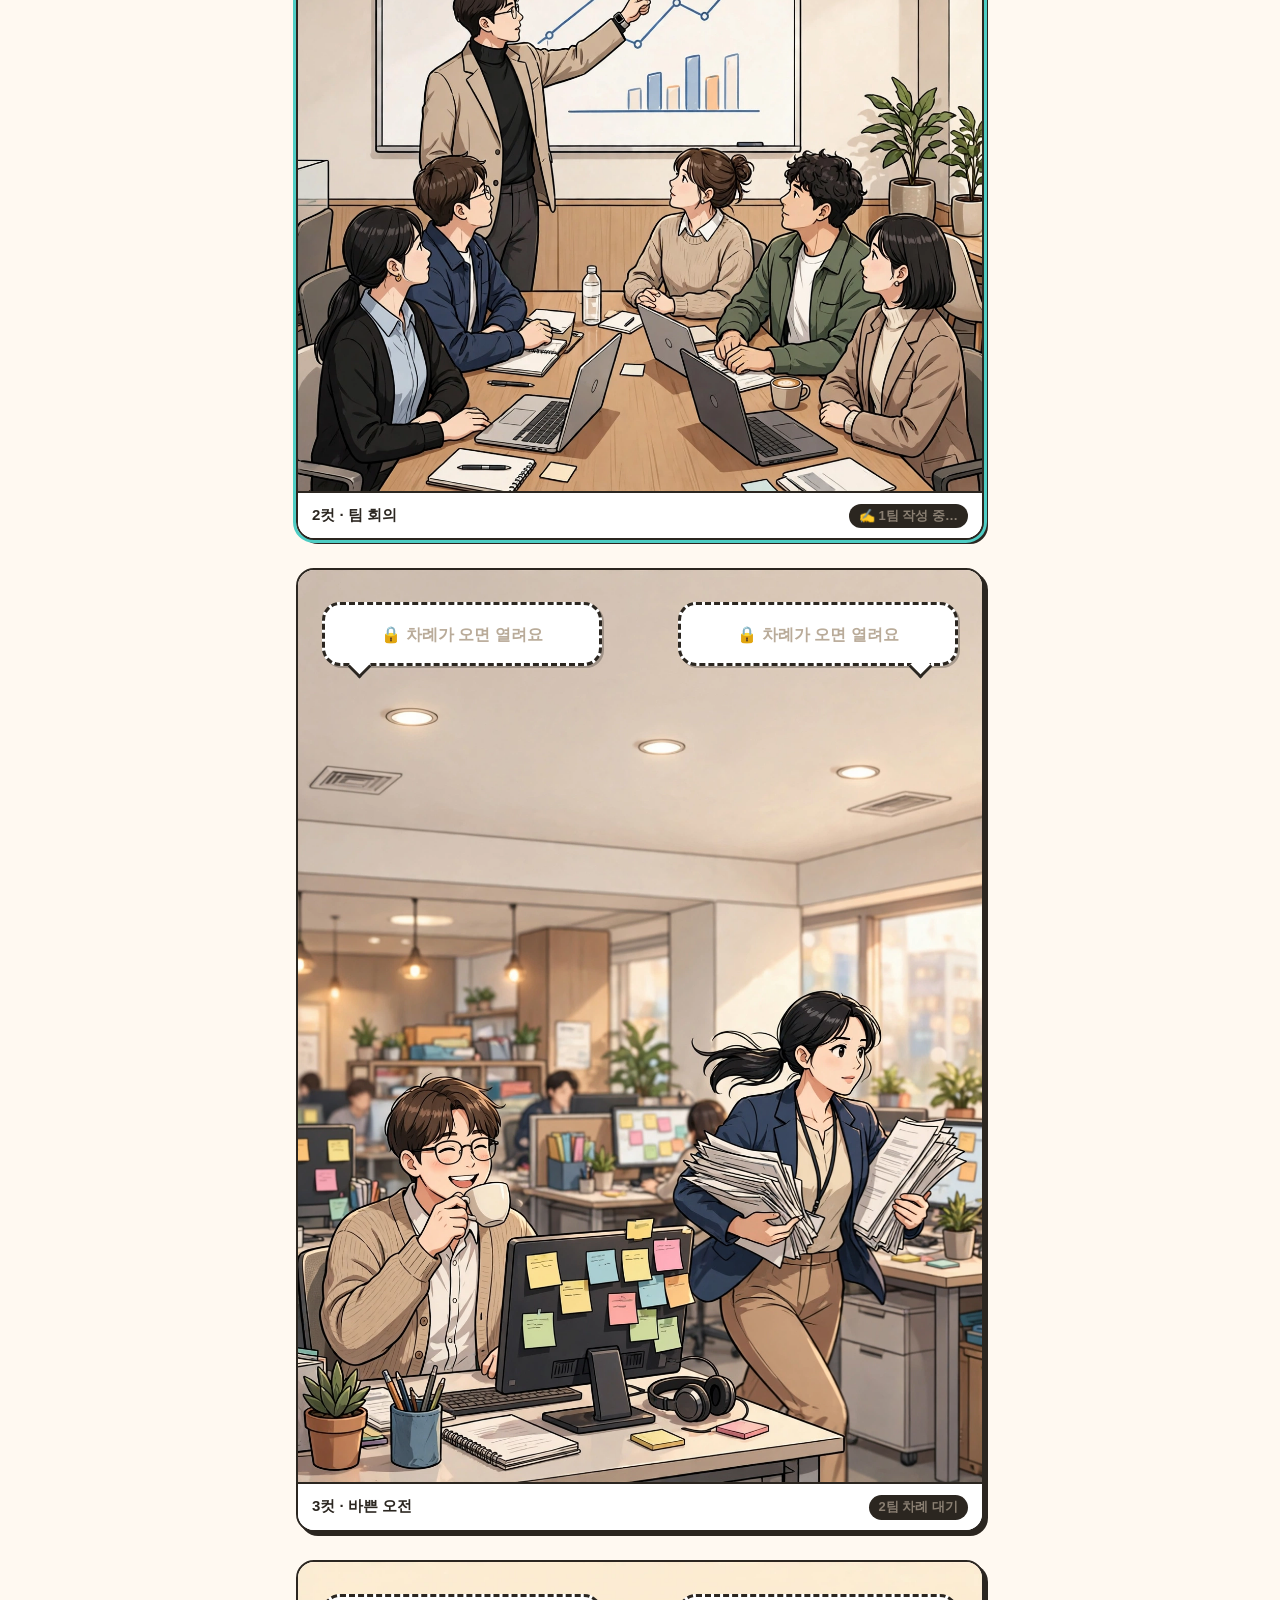
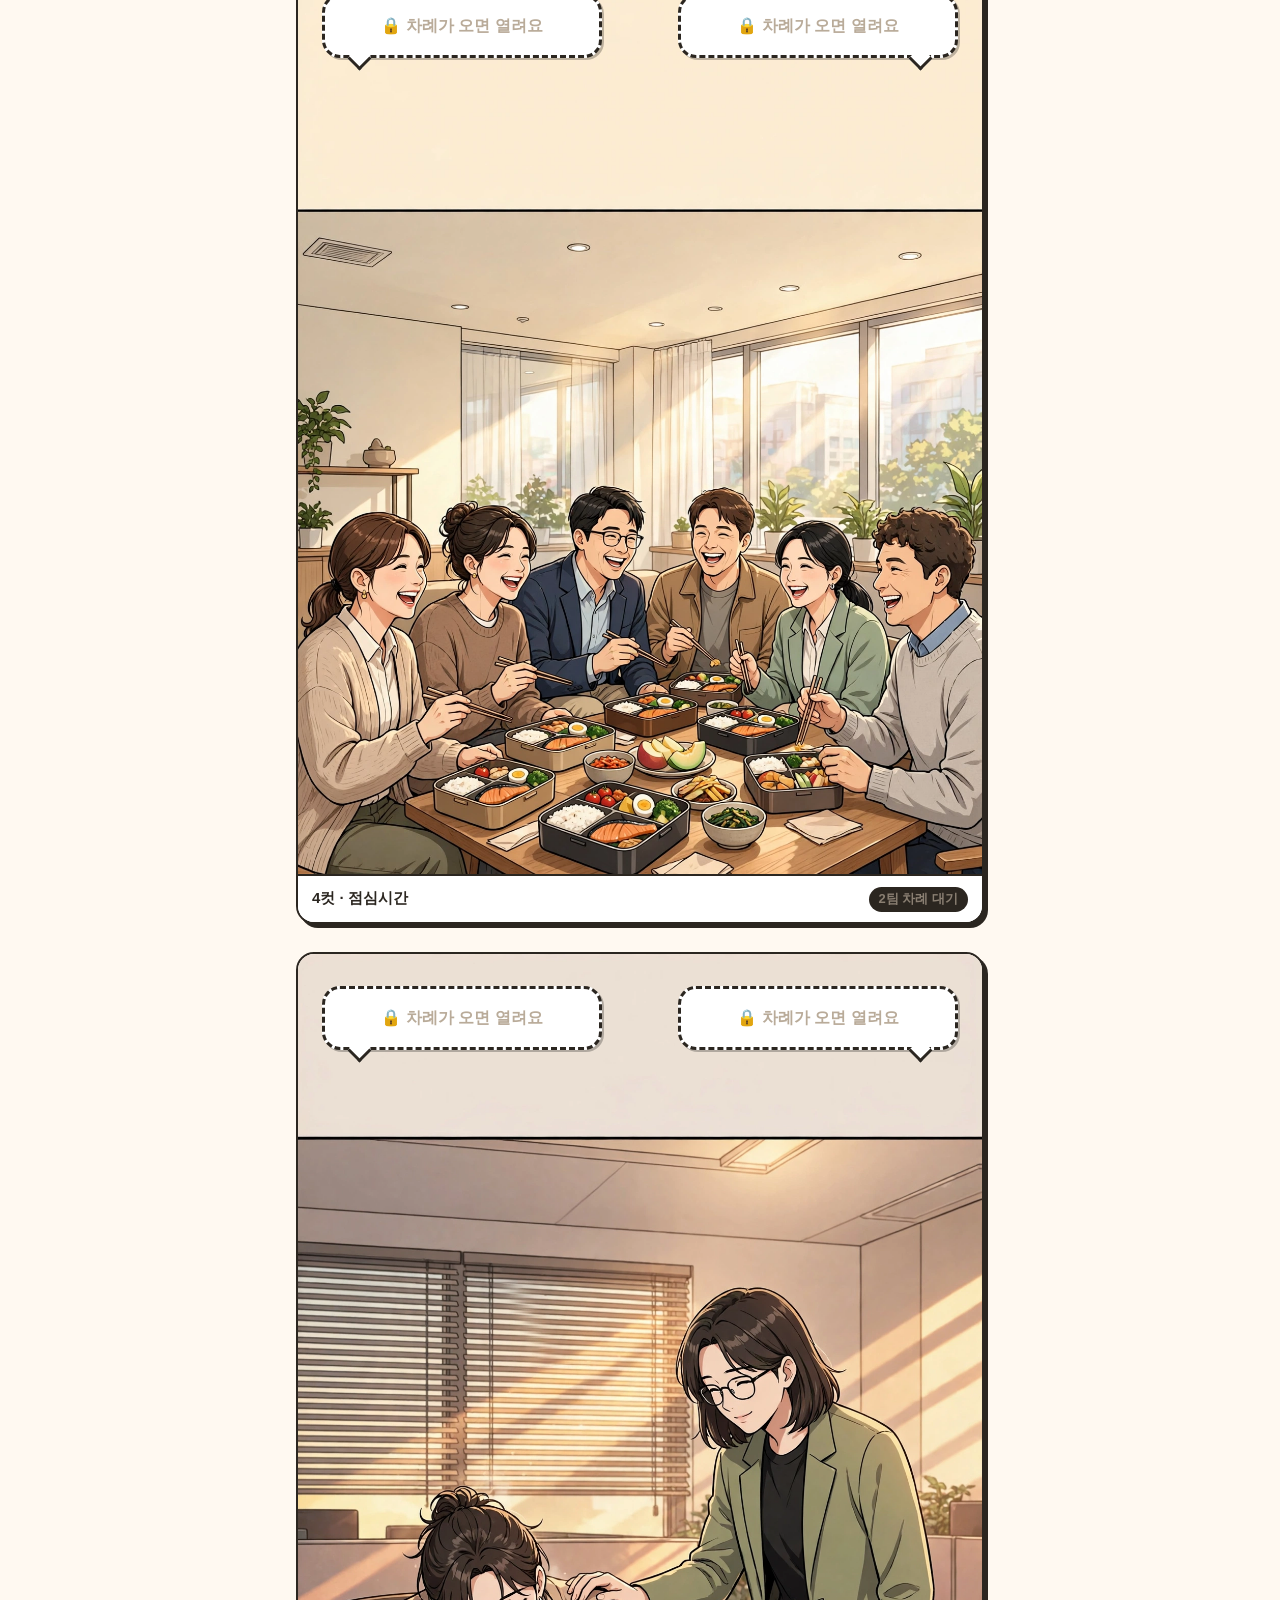
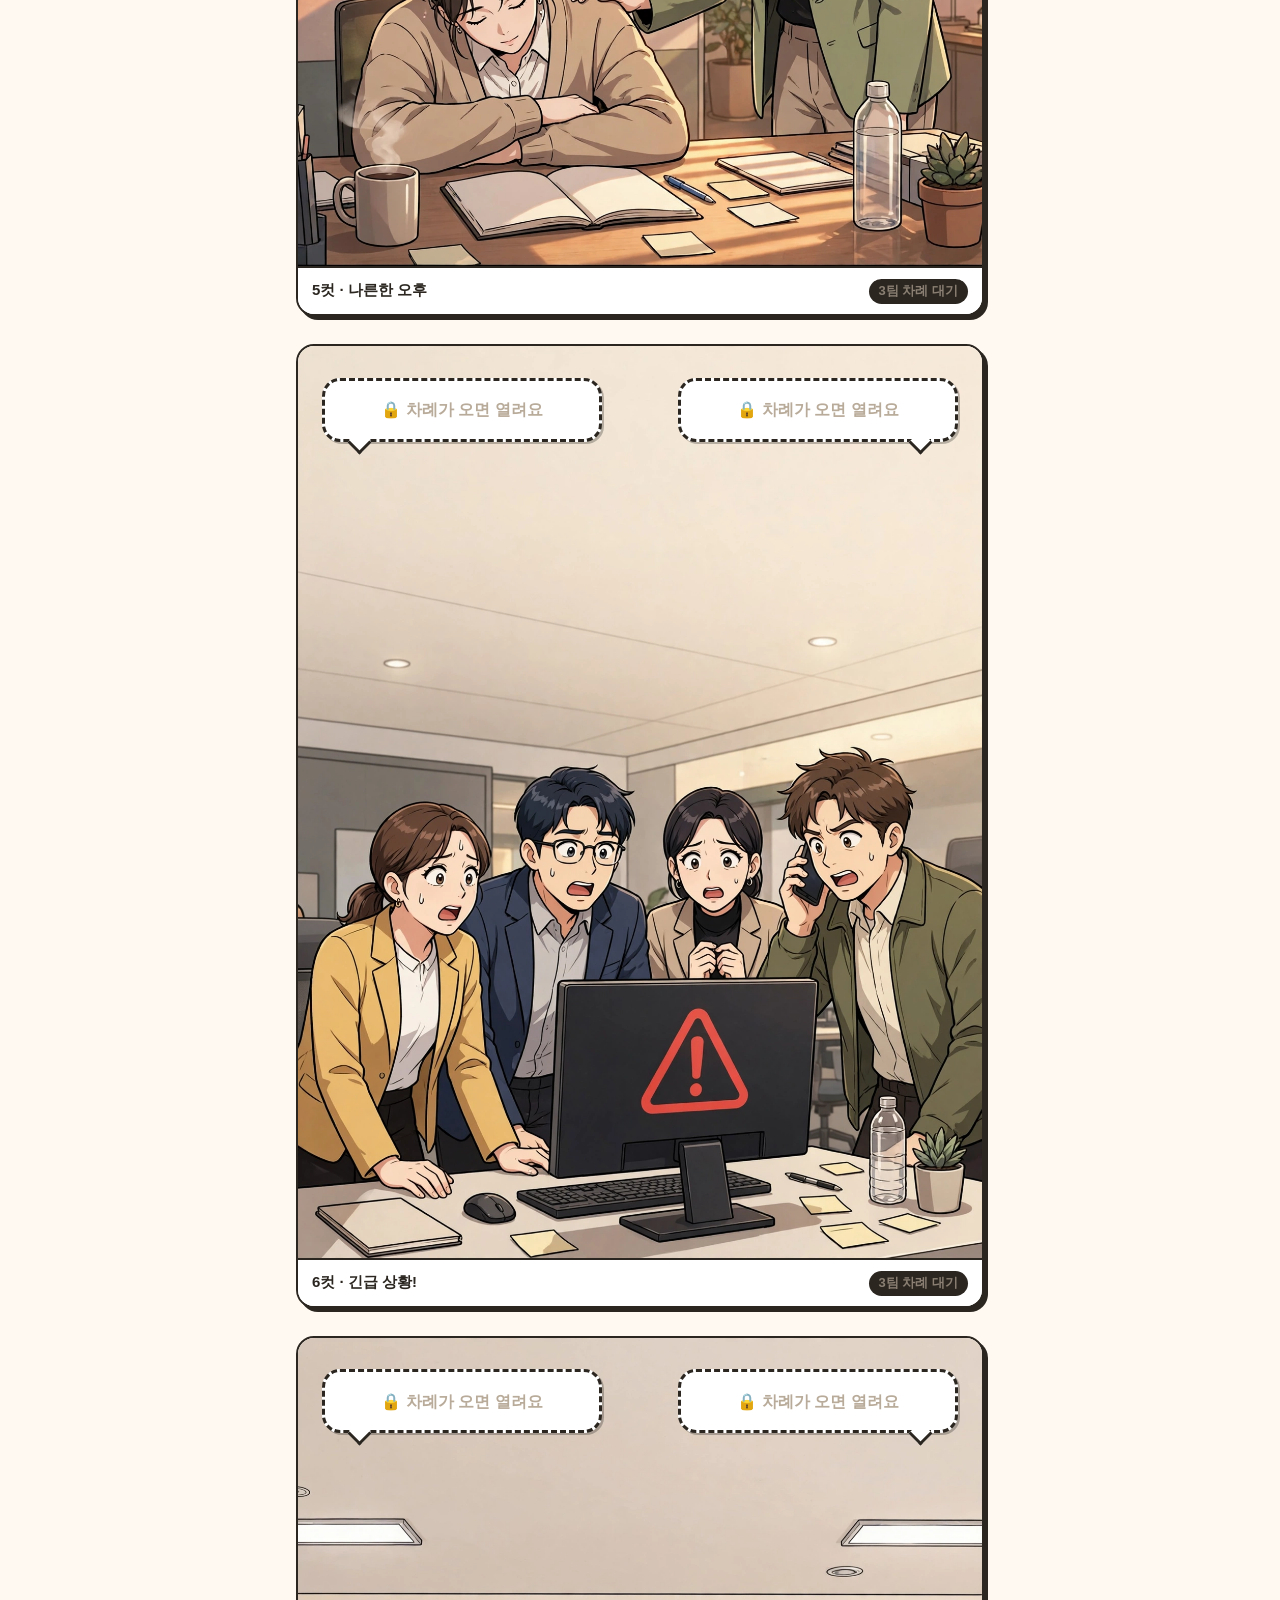
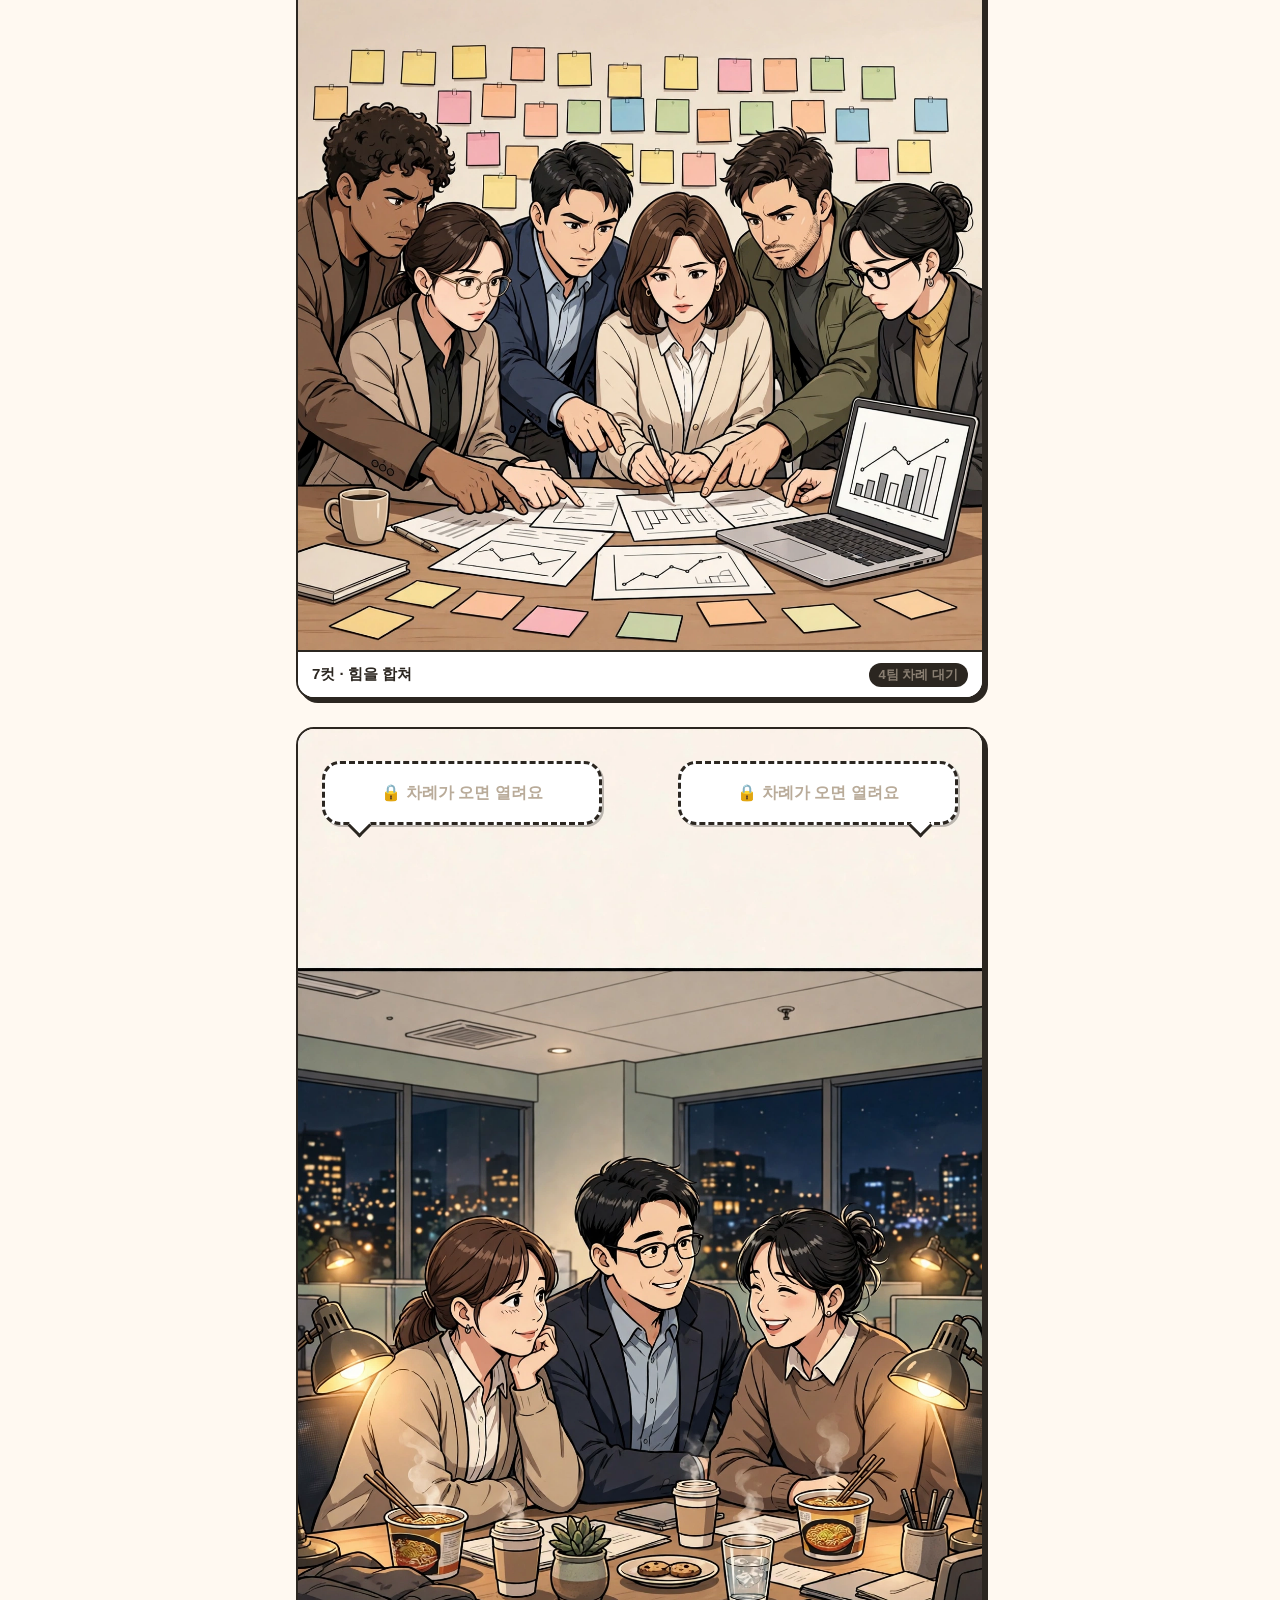
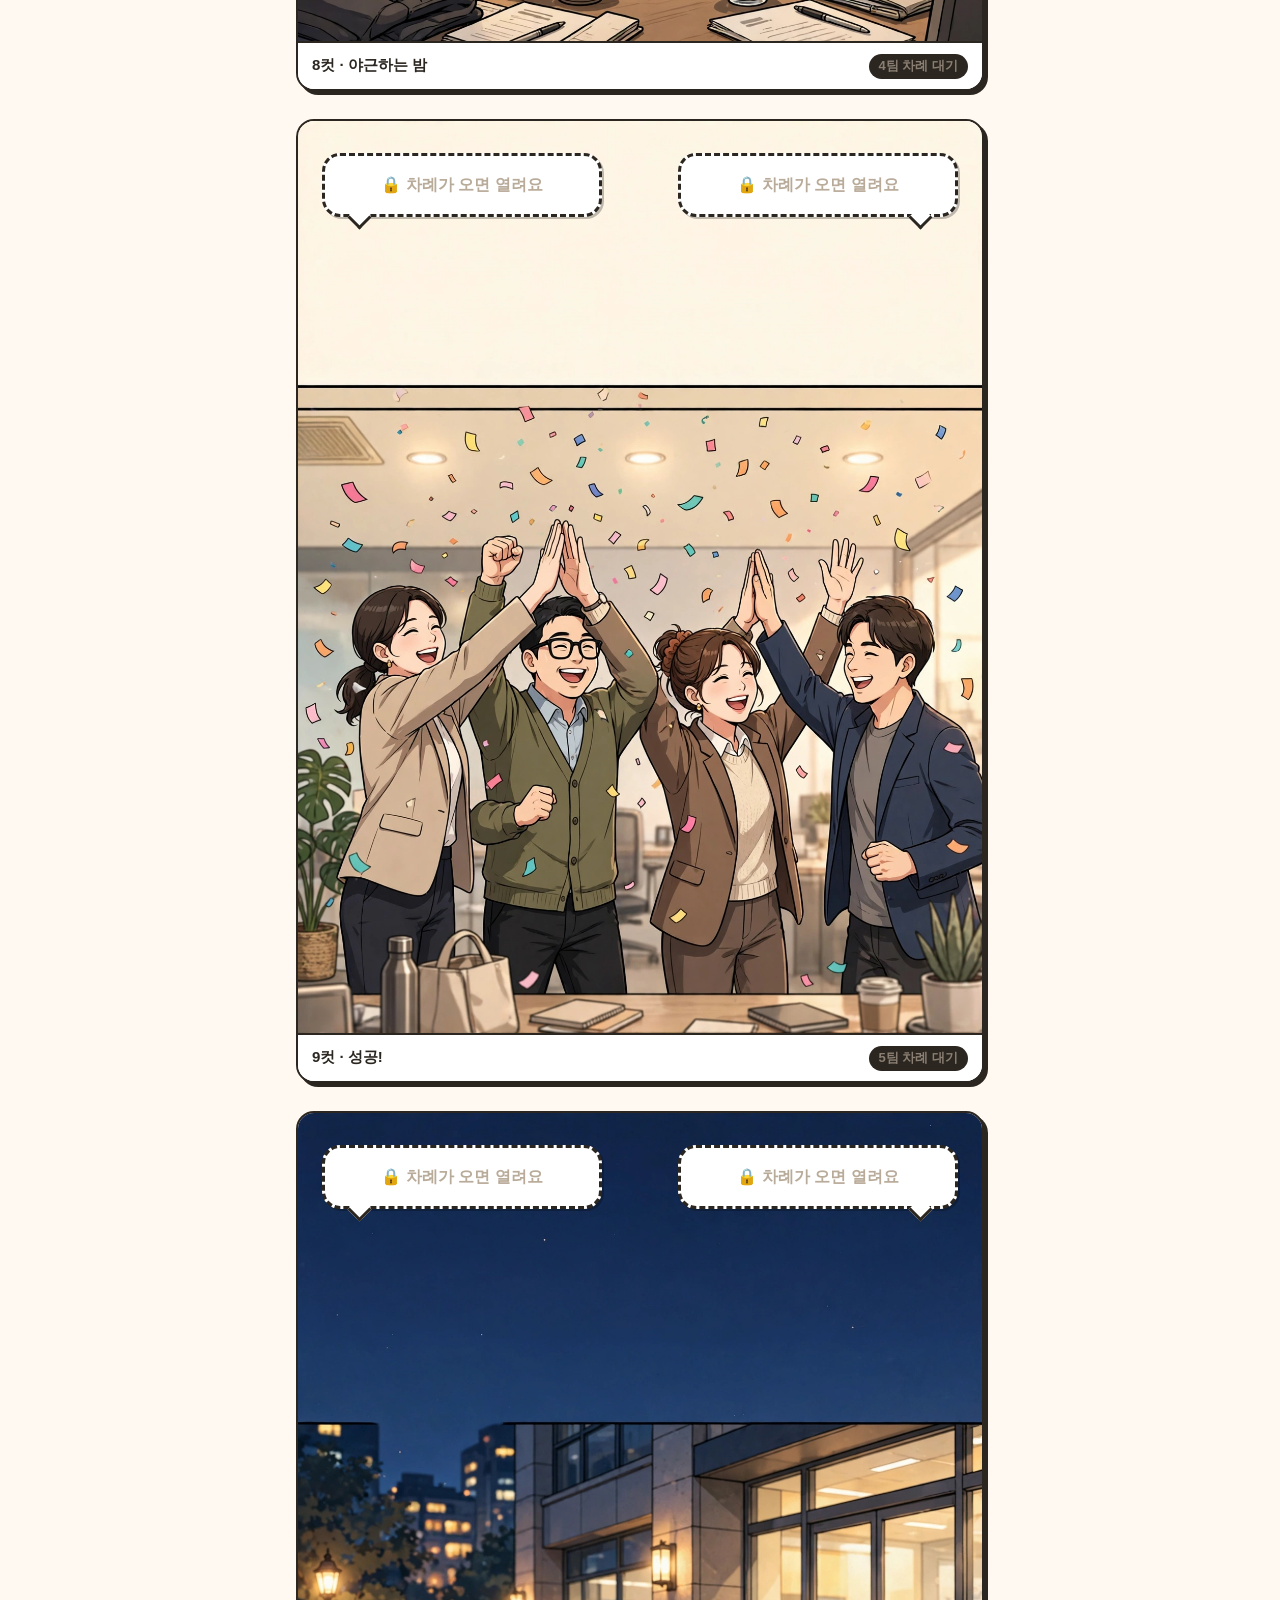
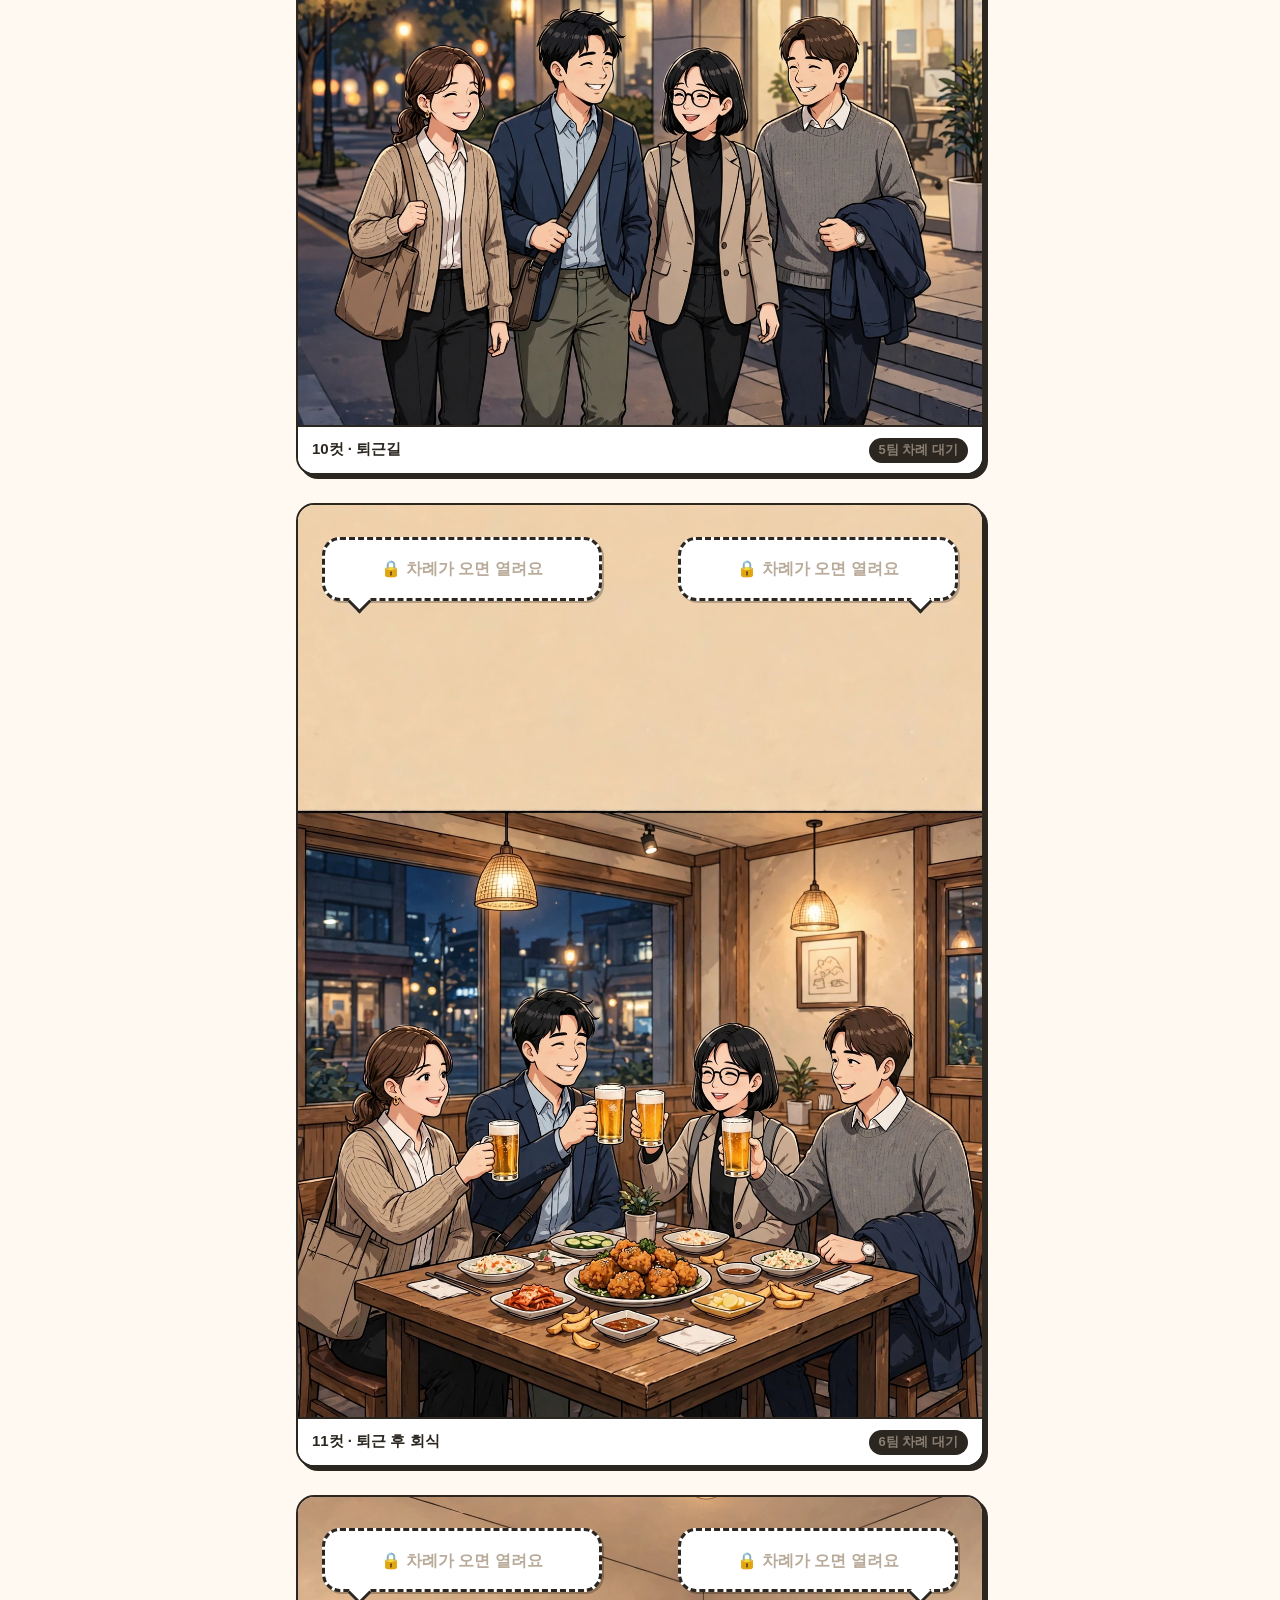
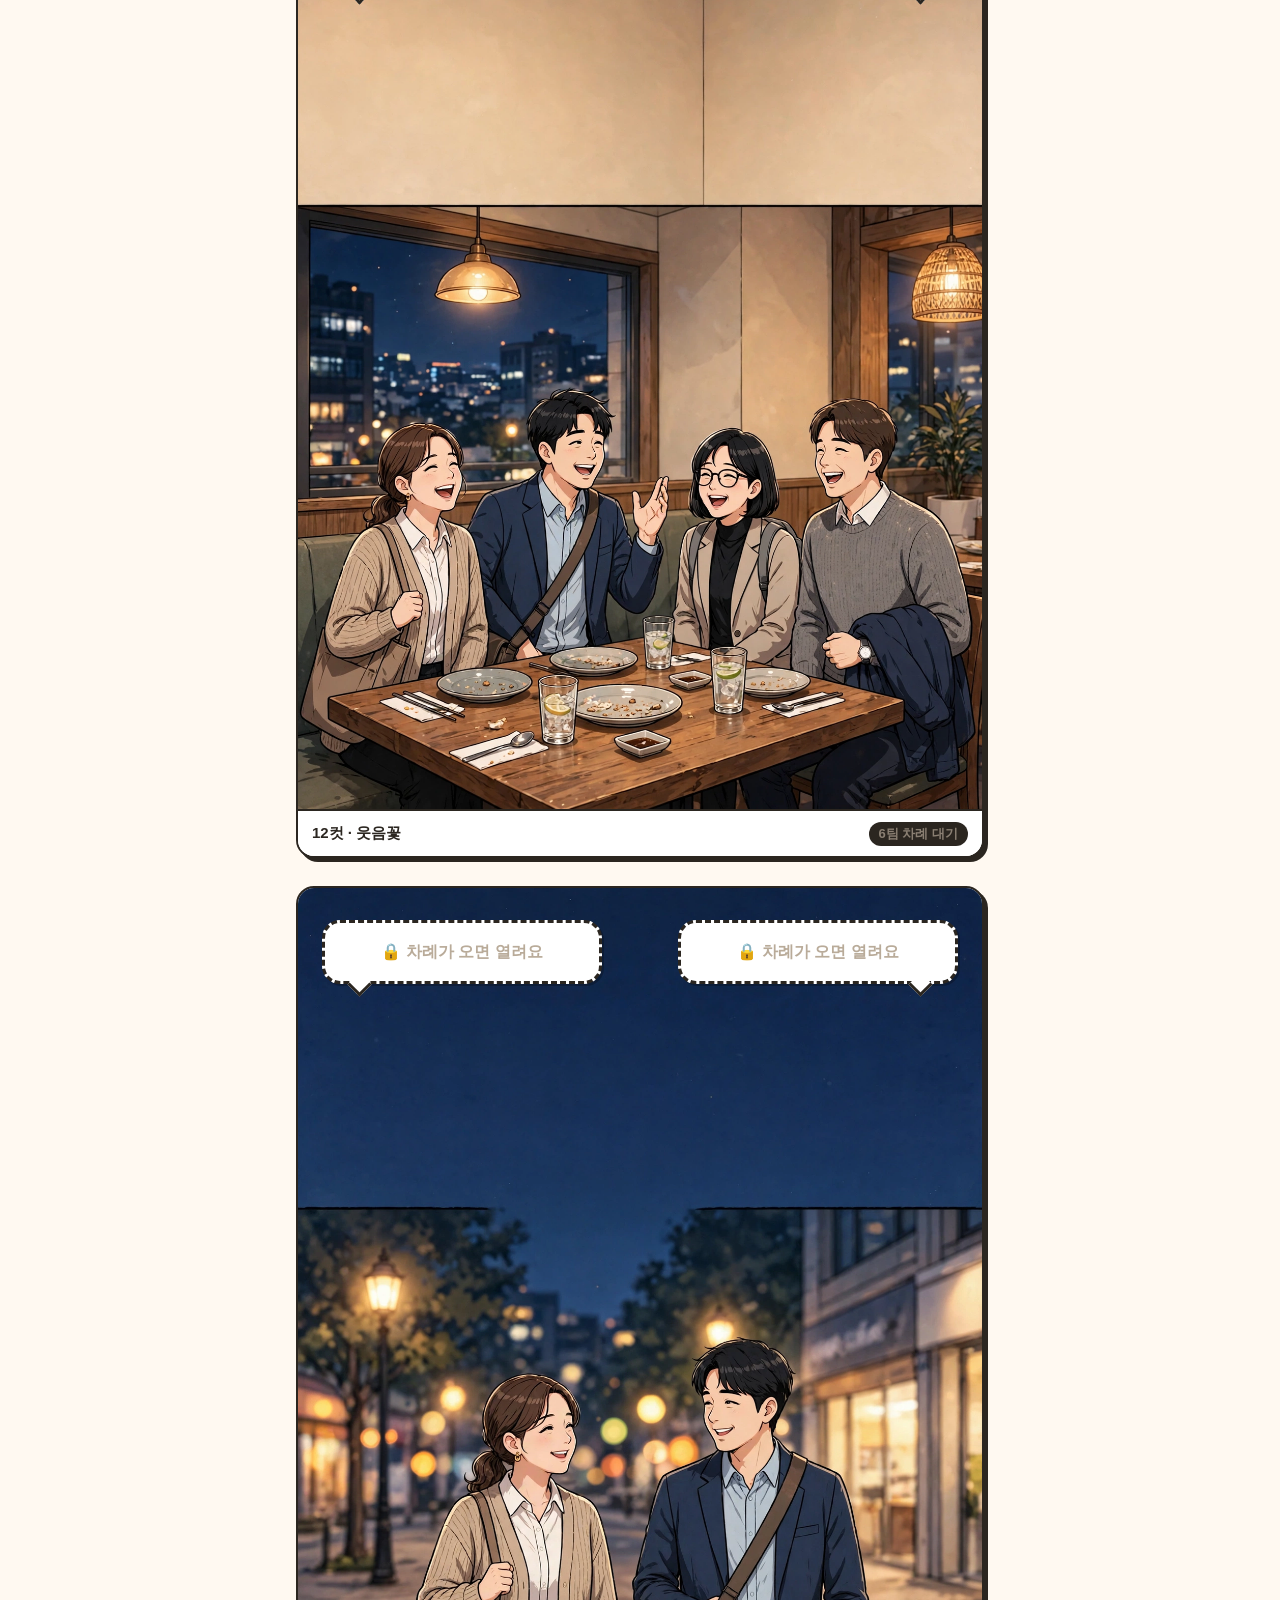
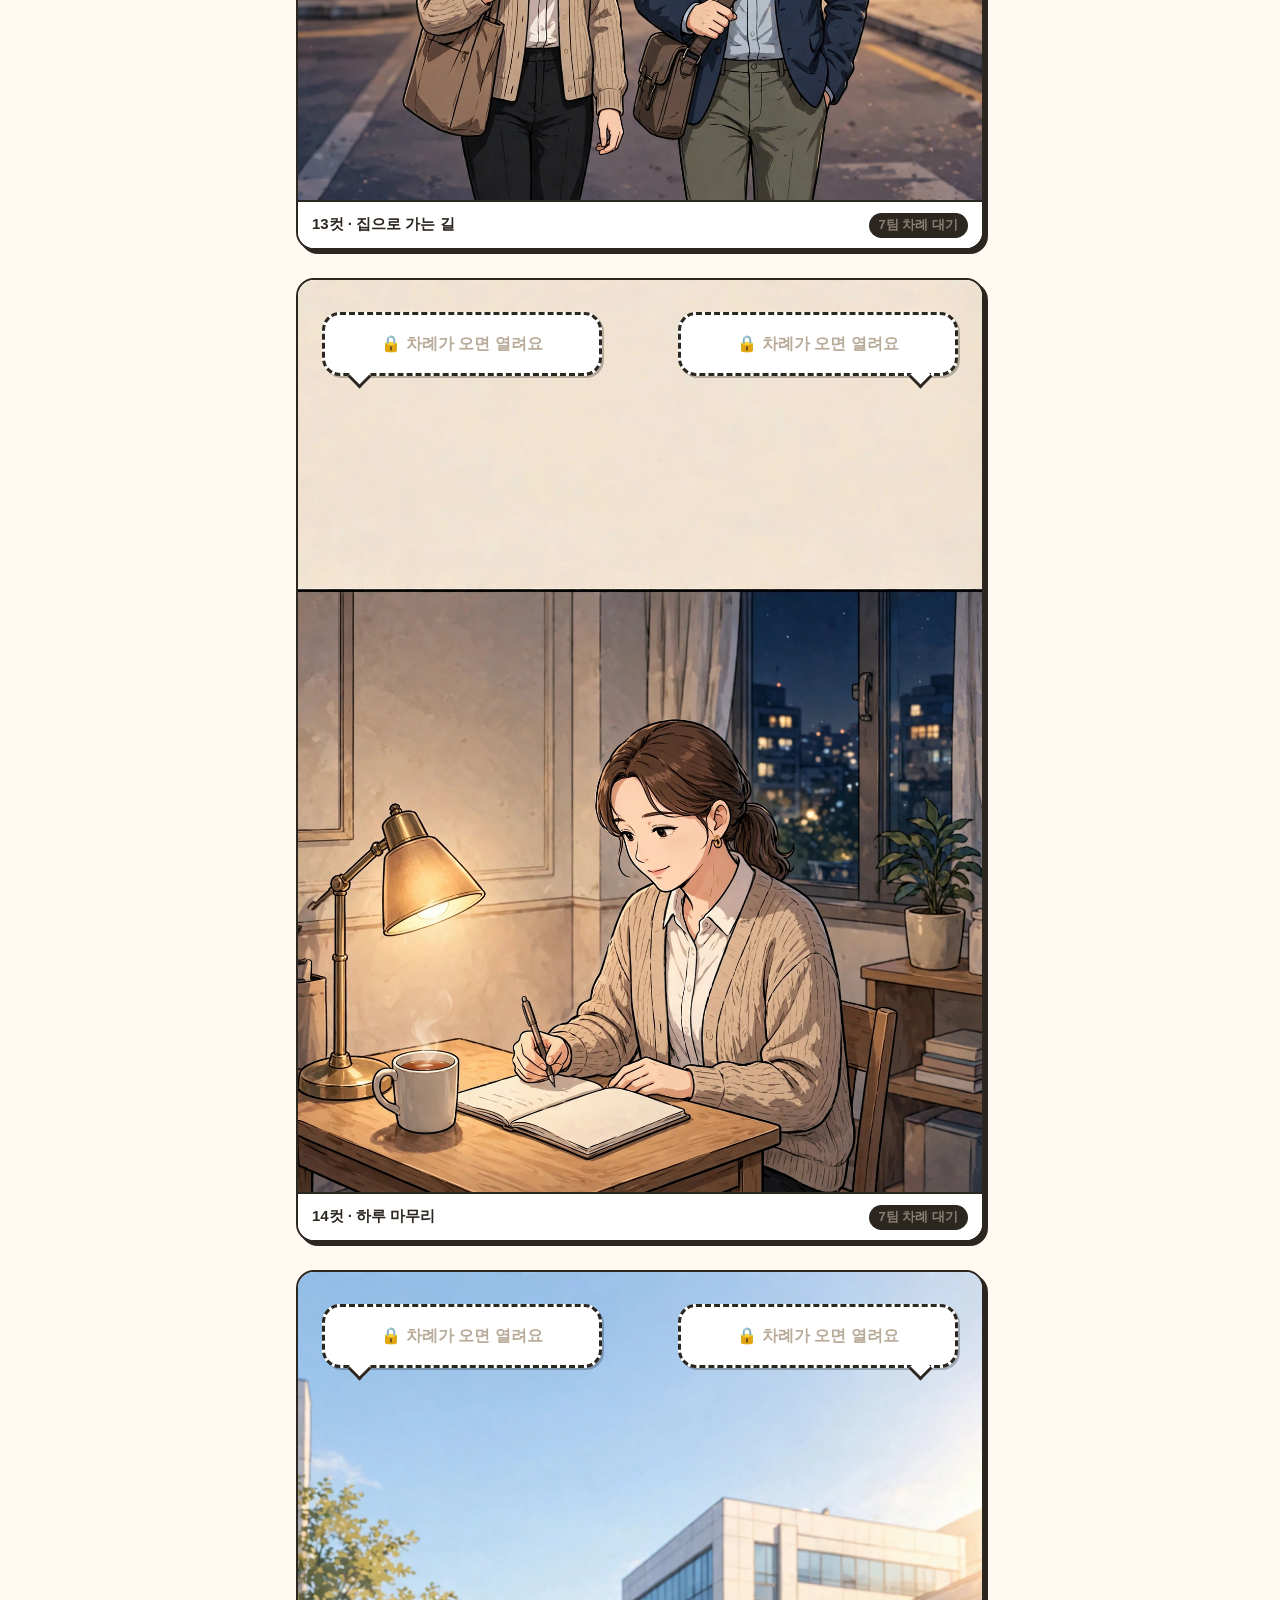
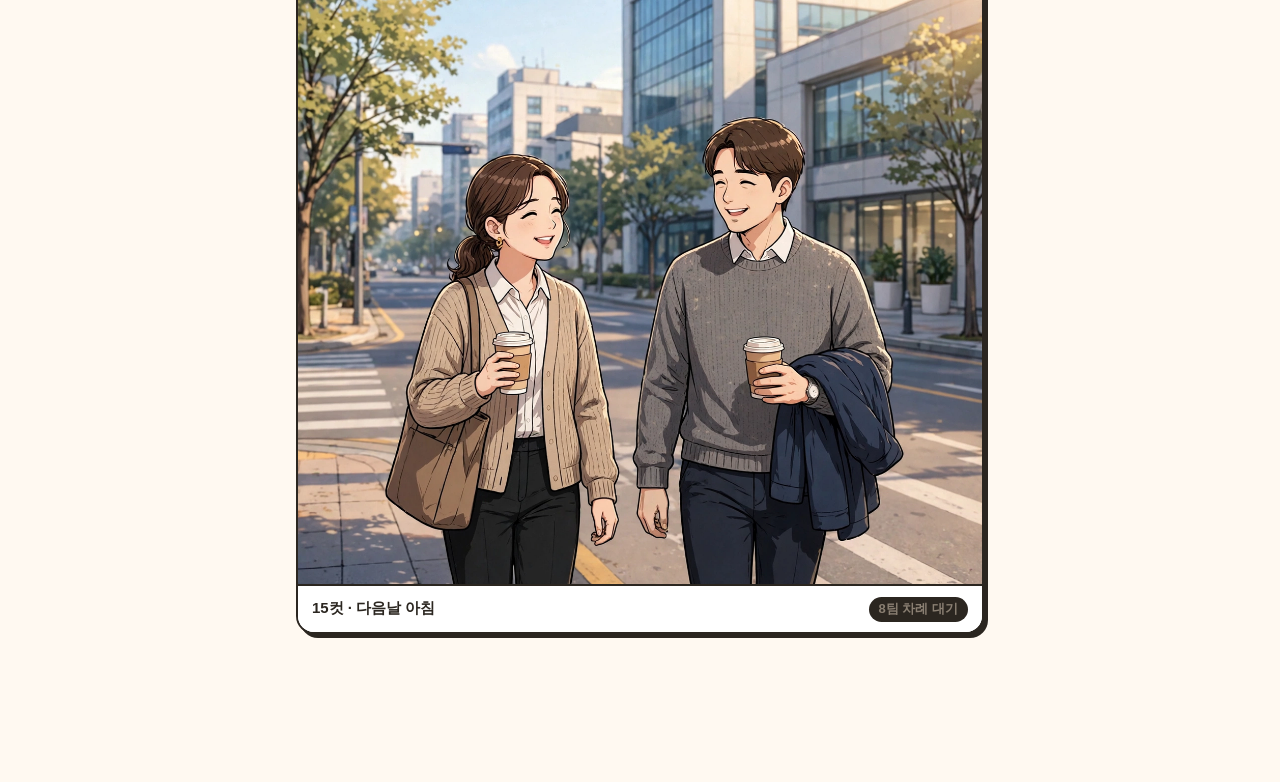
<file: relay-webtoon/result.html>
<!DOCTYPE html>
<html lang="ko">
<head>
<meta charset="UTF-8">
<meta name="viewport" content="width=device-width, initial-scale=1.0, viewport-fit=cover">
<title>릴레이 결과 📖</title>
<link rel="stylesheet" href="style.css">
<script src="common.js"></script>
</head>
<body>
<div class="topbar">
  <a href="index.html">‹ 홈</a>
  <span class="logo">📖 릴레이 결과</span>
  <span class="spacer"></span>
  <a href="#" onclick="window.print();return false;" class="no-print">🖨️ 인쇄</a>
</div>
<div class="wrap">
  <div id="relayBanner"></div>
  <h2 class="sec center" style="margin-top:0">🎬 우리 모두의 릴레이 웹툰</h2>
  <div id="panels"><p class="note center">불러오는 중…</p></div>
</div>
<script>
(async function () {
  const s = await getSettings();
  const [st, bubbles] = await Promise.all([getRelayState(s.n, s.pc), getRelayBubbles()]);
  document.getElementById('relayBanner').innerHTML = bannerHTML(st.complete ? 'done' : 'wait', statusLine(st));
  document.getElementById('panels').innerHTML = webtoonHTML(st, bubbles);
})();

watchReset(() => location.reload());
</script>
</body>
</html>
</file>
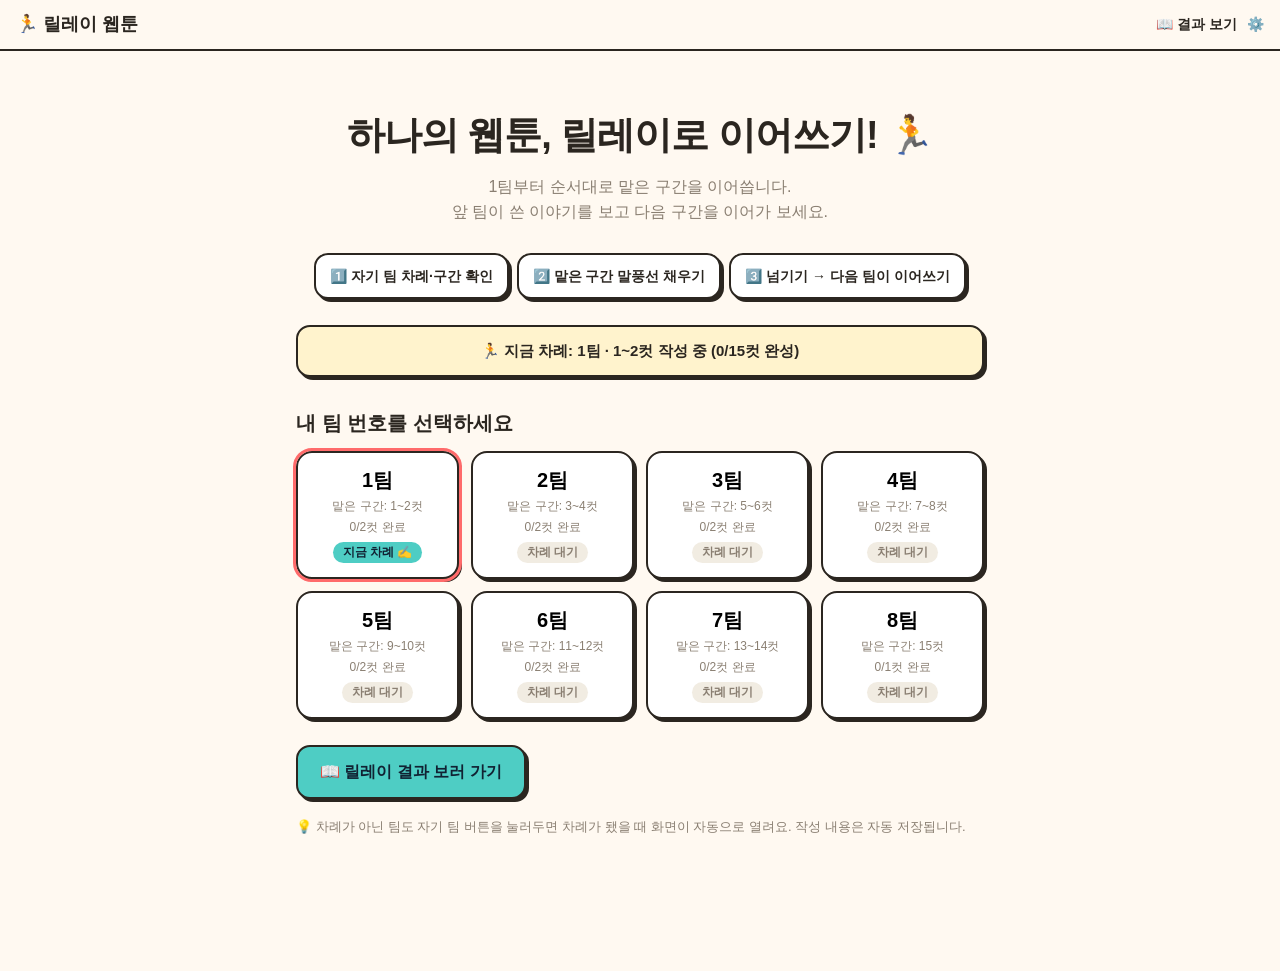
<file: relay-webtoon/write.html>
<!DOCTYPE html>
<html lang="ko">
<head>
<meta charset="UTF-8">
<meta name="viewport" content="width=device-width, initial-scale=1.0, viewport-fit=cover">
<title>릴레이 이어쓰기 ✏️</title>
<link rel="stylesheet" href="style.css">
<script src="common.js"></script>
</head>
<body>
<div class="topbar">
  <a href="index.html">‹ 팀 선택</a>
  <span class="logo" id="teamTitle">🏃 릴레이 이어쓰기</span>
  <span class="spacer"></span>
  <span class="savestate" id="saveState"></span>
</div>
<div class="wrap">
  <div id="turnBanner"></div>
  <p id="notice" class="notice" hidden></p>
  <div id="panels"><p class="note center">불러오는 중…</p></div>
</div>
<div class="savebar">
  <div class="prog">
    <div class="ptxt" id="progTxt">완성 0컷</div>
    <div class="pbar"><i id="progBar" style="width:0%"></i></div>
  </div>
  <button class="btn" id="submitBtn">다음 팀에게 넘기기 ➡️</button>
</div>
<script>
const team = parseInt(new URLSearchParams(location.search).get('team') || '0', 10);
if (!(team >= 1)) location.replace('index.html');

const $ = id => document.getElementById(id);
const PASS_LABEL = '다음 팀에게 넘기기 ➡️';

let relay = null;      // 현재 릴레이 상태
let data = {};         // "p_b" -> 대사
let lastSig = '';      // 마지막으로 그린 상태 (같으면 다시 그리지 않음 → 입력 중 화면이 흔들리지 않게)
let lastEpoch = null;  // 초기화 횟수
const pending = {};    // 칸별 저장 대기 타이머

const key = (p, b) => p + '_' + b;
const myChunk = () => teamChunk(team, relay.n, relay.pc);
const isMyTurn = () => !!relay && !relay.complete && relay.currentTeam === team;

/* ---------- 자동 저장 ---------- */
function setSaveState(t) { $('saveState').textContent = t; }

function doSave(p, b) {
  return saveBubble(p, b, data[key(p, b)] || '')
    .then(() => setSaveState('저장됨 ✓'))
    .catch(() => setSaveState('저장 실패 ⚠️'));
}
function queueSave(p, b, text) {
  const k = key(p, b);
  data[k] = text;
  $('notice').hidden = true;
  updateProg();
  setSaveState('저장 중…');
  clearTimeout(pending[k]);
  pending[k] = setTimeout(() => { delete pending[k]; doSave(p, b); }, 700);
}
/* 대기 중인 저장을 즉시 실행하고 끝날 때까지 기다림 */
function flush(onlyKey) {
  const jobs = Object.keys(pending).filter(k => !onlyKey || k === onlyKey).map(k => {
    clearTimeout(pending[k]); delete pending[k];
    const [p, b] = k.split('_').map(Number);
    return doSave(p, b);
  });
  return Promise.all(jobs);
}
function dropPending() { Object.keys(pending).forEach(k => { clearTimeout(pending[k]); delete pending[k]; }); }

/* ---------- 화면 ---------- */
function chunkFill(ch) {
  let filled = 0, firstEmpty = -1;
  for (let p = ch.start; p <= ch.end; p++) for (let b = 0; b < BUBBLES_PER_PANEL; b++) {
    if ((data[key(p, b)] || '').trim()) filled++;
    else if (firstEmpty < 0) firstEmpty = p;
  }
  return { filled: filled, total: ch.size * BUBBLES_PER_PANEL, firstEmpty: firstEmpty };
}

function updateProg() {
  let cur = '';
  if (!relay.complete) { const f = chunkFill(relay.currentChunk); cur = ' · 이 차례 ' + f.filled + '/' + f.total + '개'; }
  $('progTxt').textContent = '완성 ' + relay.doneCount + '/' + relay.pc + '컷' + cur;
  $('progBar').style.width = Math.round(relay.doneCount / relay.pc * 100) + '%';
}

function scrollToMyChunk() {
  const ch = myChunk();
  const fig = ch && $('panel-' + ch.start);
  if (fig) fig.scrollIntoView({ behavior: 'auto', block: 'start' });
}

function render() {
  lastSig = stateSig(relay);
  const curLabel = relay.currentTeam ? '<b>' + relay.currentTeam + '팀</b> 차례예요 (' + chunkLabel(relay.currentTeam, relay.n, relay.pc) + ' 작성 중)' : '';
  let banner;
  if (relay.complete) banner = bannerHTML('done', statusLine(relay));
  else if (isMyTurn()) banner = bannerHTML('now', '✍️ 우리 팀 차례예요! <b>' + chunkLabel(team, relay.n, relay.pc) + '</b>의 말풍선을 채워주세요. 앞 컷 이야기를 보고 이어가면 돼요.');
  else if (!myChunk()) banner = bannerHTML('wait', '⏳ 우리 팀은 맡은 구간이 없어요. 지금은 ' + curLabel + '.');
  else banner = bannerHTML('wait', '⏳ 지금은 ' + curLabel + '. 우리 팀 차례가 되면 이 화면이 자동으로 열려요.');
  $('turnBanner').innerHTML = banner;

  const wrap = $('panels');
  wrap.innerHTML = webtoonHTML(relay, data, team);
  wrap.querySelectorAll('textarea').forEach(ta => {
    const p = +ta.dataset.p, b = +ta.dataset.b;
    ta.addEventListener('input', () => queueSave(p, b, ta.value));
    ta.addEventListener('blur', () => flush(key(p, b)));
  });

  updateProg();
  disarm();
  const btn = $('submitBtn');
  btn.disabled = !relay.complete && !isMyTurn();
  btn.textContent = relay.complete ? '결과 보기 📖'
    : isMyTurn() ? PASS_LABEL
    : !myChunk() ? '차례 없음' : '차례 대기 중…';
}

/* ---------- 서버와 동기화 ---------- */
async function sync(first) {
  const s = await getSettings();
  if (team > s.n) { location.replace('index.html'); return; }
  const ep = await getResetEpoch();
  const st = await getRelayState(s.n, s.pc);
  const wasReset = !first && ep !== null && lastEpoch !== null && ep !== lastEpoch;
  if (ep !== null) lastEpoch = ep;
  if (!first && !wasReset && stateSig(st) === lastSig) return;

  // 초기화: 로컬 초안은 버림 / 차례 변경: 쓰던 내용을 먼저 저장하고 다시 읽음
  if (wasReset) { dropPending(); setSaveState(''); $('notice').hidden = true; }
  else await flush();

  const wasMine = isMyTurn();
  relay = st;
  data = await getRelayBubbles();
  render();
  if (first || (isMyTurn() && (wasReset || !wasMine))) scrollToMyChunk();
}

(async function init() {
  $('teamTitle').textContent = '🏃 ' + team + '팀 릴레이 이어쓰기';
  try { await sync(true); }
  catch (e) { $('panels').innerHTML = '<p class="note center">불러오기에 실패했어요. 새로고침해주세요.</p>'; return; }
  let busy = false; // 응답이 느릴 때 동기화가 겹치지 않게
  setInterval(async () => {
    if (busy) return;
    busy = true;
    try { await sync(false); } catch (e) { /* 다음 차례에 다시 시도 */ }
    busy = false;
  }, 3000);
})();

/* ---------- 넘기기 (두 번 눌러 확인: 모바일에서 confirm()이 불안정해서) ---------- */
let armed = false, armTimer = null;
function disarm() {
  armed = false; clearTimeout(armTimer);
  const btn = $('submitBtn');
  btn.classList.remove('teal');
  if (isMyTurn()) btn.textContent = PASS_LABEL;
}

$('submitBtn').addEventListener('click', async function () {
  const btn = this;
  if (relay.complete) { location.href = 'result.html'; return; }
  if (!isMyTurn()) return;
  const ch = myChunk();
  const f = chunkFill(ch);
  if (f.filled < f.total) {
    $('notice').textContent = '맡은 구간의 말풍선을 다 채워주세요 🙂 (지금 ' + f.filled + '/' + f.total + '개)';
    $('notice').hidden = false;
    const fig = $('panel-' + f.firstEmpty);
    if (fig) fig.scrollIntoView({ behavior: 'smooth', block: 'center' });
    return;
  }
  $('notice').hidden = true;
  if (!armed) {
    armed = true;
    btn.textContent = '정말 넘길까요? 다시 눌러주세요';
    btn.classList.add('teal');
    armTimer = setTimeout(disarm, 8000);
    return;
  }
  clearTimeout(armTimer);
  btn.disabled = true; btn.textContent = '넘기는 중…';
  try {
    await flush();
    await markPanels(ch.start, ch.end);
    location.href = 'index.html';
  } catch (e) {
    alert('넘기기에 실패했어요. 다시 시도해주세요.');
    btn.disabled = false; disarm();
  }
});
</script>
</body>
</html>
</file>
<file: huons-bizcard/common.css>
@import url('https://fonts.googleapis.com/css2?family=Jua&family=Noto+Sans+KR:wght@400;500;700;900&display=swap');
:root{--blue:#1f5fae;--navy:#173a66;--orange:#f0a12e;--ink:#1e2a38;--line:#c9d6e8;--bg:#eef2f7}
*{box-sizing:border-box}
body{margin:0;font-family:'Noto Sans KR',sans-serif;background:var(--bg);color:var(--ink)}
button{font-family:inherit;cursor:pointer}

/* ===== 명함 카드 ===== */
.card-wrap{container-type:inline-size;width:100%}
.card{position:relative;width:100%;aspect-ratio:9/5;border-radius:3.2cqw;overflow:hidden;
  background:
    radial-gradient(120% 90% at 100% 0%, #fdf6ea 0%, rgba(253,246,234,0) 55%),
    linear-gradient(135deg,#ffffff 0%,#f7f9fc 100%);
  box-shadow:0 .4cqw 1cqw rgba(23,58,102,.10),0 2.4cqw 5cqw rgba(23,58,102,.18);
  display:grid;grid-template-columns:42% 58%;grid-template-rows:minmax(0,1fr);font-family:'Noto Sans KR',sans-serif;color:var(--ink)}

/* 왼쪽: 이름 영역 */
.card .left{position:relative;background:linear-gradient(160deg,var(--blue) 0%,var(--navy) 100%);
  color:#fff;padding:6cqw 4.5cqw 5cqw;display:flex;flex-direction:column;overflow:hidden}
.card .left::before{content:'';position:absolute;right:-14cqw;bottom:-14cqw;width:34cqw;height:34cqw;border-radius:50%;
  border:2.4cqw solid rgba(255,255,255,.07)}
.card .left::after{content:'';position:absolute;left:-6cqw;top:-8cqw;width:18cqw;height:18cqw;border-radius:50%;
  background:rgba(240,161,46,.18)}
.card .tag{position:relative;font-size:1.9cqw;letter-spacing:.35cqw;font-weight:700;color:rgba(255,255,255,.75)}
.card .tag b{color:var(--orange)}
.card .namebox{position:relative;margin-top:auto;margin-bottom:auto;padding:1.5cqw 0;display:flex;align-items:center;gap:1.2cqw}
.card .paren{font-family:'Noto Sans KR';font-weight:400;color:var(--orange);font-size:9cqw;line-height:1;transform:scaleY(1.35);margin-top:-.8cqw}
.card .nm{font-family:'Jua','Noto Sans KR',sans-serif;font-size:7.4cqw;line-height:1.1;letter-spacing:.2cqw;word-break:keep-all;overflow-wrap:anywhere}
.card .nm.l4{font-size:5.6cqw}.card .nm.l5{font-size:4.6cqw}.card .nm.l6{font-size:3.6cqw;white-space:normal}
.card .nm{white-space:nowrap}
.card .work{position:relative;font-size:calc(2.15cqw*var(--k,1));line-height:1.45;color:rgba(255,255,255,.92);
  border-top:.25cqw solid rgba(255,255,255,.25);padding-top:2cqw;word-break:keep-all;overflow-wrap:anywhere;white-space:pre-line}
.card .work .k{display:block;font-size:1.6cqw;letter-spacing:.25cqw;color:var(--orange);font-weight:700;margin-bottom:.6cqw}

/* 오른쪽: 정보 영역 */
.card .right{padding:5.5cqw 5cqw 4.5cqw;display:flex;flex-direction:column;gap:3cqw;justify-content:safe center;min-width:0;overflow:hidden}
.card .row{display:flex;gap:2.2cqw;align-items:flex-start;min-width:0}
.card .ic{flex:none;width:5.6cqw;height:5.6cqw;border-radius:1.6cqw;background:#eaf1fb;display:flex;align-items:center;justify-content:center;font-size:3cqw}
.card .body{flex:1;min-width:0}
.card .k2{font-size:1.65cqw;font-weight:700;letter-spacing:.2cqw;color:#8a97a8;margin-bottom:.6cqw}
.card .v{font-family:'Jua','Noto Sans KR',sans-serif;font-size:3cqw;line-height:1.3;color:var(--navy);word-break:keep-all;overflow-wrap:anywhere;
  display:-webkit-box;-webkit-line-clamp:2;-webkit-box-orient:vertical;overflow:hidden}
.card .gauge{display:flex;align-items:center;gap:1.6cqw}
.card .bar{flex:1;height:1.5cqw;border-radius:1cqw;background:#e6ebf2;overflow:hidden}
.card .bar i{display:block;height:100%;border-radius:1cqw;background:linear-gradient(90deg,#ffc76b,var(--orange))}
.card .score{font-family:'Jua';font-size:3.6cqw;color:var(--orange);white-space:nowrap}
.card .memo{font-size:calc(1.9cqw*var(--k,1));color:#66758a;margin-top:.5cqw;word-break:keep-all;overflow-wrap:anywhere}
.card .chips{display:flex;gap:1.2cqw;flex-wrap:wrap}
.card .chip{font-family:'Jua','Noto Sans KR';font-size:calc(2.6cqw*var(--k,1));color:var(--navy);background:#fff4e0;border:.25cqw solid #f6d7a3;
  padding:.5cqw 1.8cqw;border-radius:5cqw;max-width:100%;word-break:keep-all;overflow-wrap:anywhere}
.card .quote{font-family:'Jua','Noto Sans KR';font-size:calc(2.8cqw*var(--k,1));line-height:1.35;color:var(--navy);word-break:keep-all;overflow-wrap:anywhere;white-space:pre-line}
.card .quote.has::before{content:'“';color:var(--orange);margin-right:.4cqw}
.card .quote.has::after{content:'”';color:var(--orange);margin-left:.4cqw}
.card .empty{color:#b8c2cf}
</file>
<file: relay-webtoon/style.css>
:root {
  --bg: #FFF9F1; --ink: #2b2620; --muted: #8a7f72;
  --accent: #ff6b6b; --accent2: #4ecdc4; --card: #ffffff;
  --line: #2b2620;
}
* { box-sizing: border-box; }
body {
  margin: 0; background: var(--bg); color: var(--ink);
  font-family: -apple-system, BlinkMacSystemFont, "Apple SD Gothic Neo", "Noto Sans KR", "Malgun Gothic", sans-serif;
  line-height: 1.6;
}
.wrap { max-width: 720px; margin: 0 auto; padding: 20px 16px 120px; }
.topbar {
  position: sticky; top: 0; z-index: 20;
  background: rgba(255,249,241,.96); backdrop-filter: blur(6px);
  border-bottom: 2px solid var(--ink);
  padding: 10px 16px; display: flex; align-items: center; gap: 10px;
}
.topbar .logo { font-weight: 800; font-size: 18px; }
.topbar .spacer { flex: 1; }
.topbar a { color: var(--ink); text-decoration: none; font-weight: 700; font-size: 14px; }
.hero { text-align: center; padding: 34px 8px 10px; }
.hero h1 { font-size: clamp(26px, 6vw, 38px); margin: 0 0 8px; letter-spacing: -1px; }
.hero p { color: var(--muted); margin: 0 0 18px; }
.steps { display: flex; gap: 8px; justify-content: center; margin: 0 0 26px; flex-wrap: wrap; }
.step { background: var(--card); border: 2px solid var(--ink); border-radius: 14px; padding: 10px 14px; font-size: 14px; font-weight: 700; box-shadow: 3px 3px 0 var(--ink); }
h2.sec { font-size: 20px; margin: 30px 0 12px; }
.team-grid { display: grid; grid-template-columns: repeat(auto-fill, minmax(150px, 1fr)); gap: 12px; }
.team-btn {
  background: var(--card); border: 2px solid var(--ink); border-radius: 16px;
  padding: 14px 10px; cursor: pointer; text-align: center;
  box-shadow: 3px 3px 0 var(--ink); transition: transform .08s;
  font-family: inherit;
}
.team-btn:active { transform: translate(2px, 2px); box-shadow: 1px 1px 0 var(--ink); }
.team-btn .t { font-size: 20px; font-weight: 800; }
.team-btn .pcount { font-size: 12px; color: var(--muted); margin-top: 4px; }
.team-btn .done { display: inline-block; margin-top: 6px; font-size: 12px; font-weight: 800; color: #fff; background: #35a06f; border-radius: 99px; padding: 2px 10px; }
.linkrow { display: flex; gap: 10px; margin-top: 26px; flex-wrap: wrap; }
.btn {
  display: inline-block; border: 2px solid var(--ink); border-radius: 14px;
  background: var(--accent); color: #fff; font-weight: 800; font-size: 16px;
  padding: 12px 22px; cursor: pointer; box-shadow: 3px 3px 0 var(--ink);
  text-decoration: none; font-family: inherit;
}
.btn:active { transform: translate(2px, 2px); box-shadow: 1px 1px 0 var(--ink); }
.btn.ghost { background: var(--card); color: var(--ink); }
.btn.teal { background: var(--accent2); color: #123; }

/* 웹툰 패널 */
.panel { margin: 0 0 28px; background: var(--card); border: 2px solid var(--ink); border-radius: 18px; overflow: hidden; box-shadow: 4px 4px 0 var(--ink); scroll-margin-top: 60px; }
.panel .art { position: relative; }
.panel .art img { display: block; width: 100%; height: auto; aspect-ratio: 3 / 4; }
.panel figcaption { padding: 10px 14px; border-top: 2px solid var(--ink); display: flex; gap: 8px; align-items: baseline; background: #fff; }
.panel figcaption strong { font-size: 15px; white-space: nowrap; }
.panel figcaption span { font-size: 13px; color: var(--muted); }

/* 말풍선 */
.bubble {
  position: absolute; top: 3.5%; width: 41%;
  background: #fff; border: 3px solid var(--ink); border-radius: 18px;
  padding: 10px 12px; font-size: clamp(13px, 3.4vw, 16px); font-weight: 600;
  box-shadow: 2px 2px 0 rgba(0,0,0,.25); min-height: 64px;
  display: flex; align-items: center;
}
.bubble.left { left: 3.5%; }
.bubble.right { right: 3.5%; }
.bubble.left::after, .bubble.right::after {
  content: ""; position: absolute; bottom: -12px; width: 14px; height: 14px;
  background: #fff; border-right: 3px solid var(--ink); border-bottom: 3px solid var(--ink);
  transform: rotate(45deg);
}
.bubble.left::after { left: 26px; }
.bubble.right::after { right: 26px; }
.bubble textarea {
  width: 100%; border: 0; outline: none; resize: none; background: transparent;
  font: inherit; color: var(--ink); padding: 0;
}
.bubble textarea::placeholder { color: #b9ab99; font-weight: 500; }
.bubble.empty { border-style: dashed; color: #b9ab99; justify-content: center; }
.bubble .ph { color: #c9bba8; }

/* 작성 페이지 하단바 */
.savebar {
  position: fixed; left: 0; right: 0; bottom: 0; z-index: 30;
  background: rgba(255,249,241,.97); border-top: 2px solid var(--ink);
  padding: 10px 16px calc(10px + env(safe-area-inset-bottom));
  display: flex; align-items: center; gap: 12px;
}
.savebar .prog { flex: 1; }
.savebar .pbar { height: 10px; background: #eee3d3; border-radius: 99px; overflow: hidden; border: 1px solid var(--ink); }
.savebar .pbar i { display: block; height: 100%; background: var(--accent2); transition: width .3s; }
.savebar .ptxt { font-size: 13px; font-weight: 700; }
.topbar .savestate { font-size: 12px; color: var(--muted); min-width: 64px; text-align: right; }


/* 관리자 */
.card { background: var(--card); border: 2px solid var(--ink); border-radius: 16px; padding: 16px; margin-bottom: 16px; box-shadow: 3px 3px 0 var(--ink); }
.card h3 { margin: 0 0 10px; font-size: 17px; }
.row { display: flex; gap: 8px; align-items: center; flex-wrap: wrap; }
input[type=number], input[type=text] {
  border: 2px solid var(--ink); border-radius: 10px; padding: 10px 12px;
  font-size: 16px; font-family: inherit; width: 110px;
}
table.adm { width: 100%; border-collapse: collapse; font-size: 14px; }
table.adm th, table.adm td { border-bottom: 1px solid #e8dcc9; padding: 9px 6px; text-align: center; }
table.adm th { font-size: 13px; color: var(--muted); }
.badge { display: inline-block; font-size: 12px; font-weight: 800; border-radius: 99px; padding: 2px 10px; }
.badge.ok { background: #d9f2e5; color: #1d7a4c; }
.badge.no { background: #f1ece2; color: var(--muted); }
.note { font-size: 13px; color: var(--muted); }
.center { text-align: center; }
.mt { margin-top: 18px; }

@media print {
  .topbar, .savebar, .linkrow, .no-print { display: none !important; }
  .wrap { padding: 0; max-width: none; }
  .panel { box-shadow: none; break-inside: avoid; }
}

/* 릴레이 */
.turn-banner {
  border: 2px solid var(--ink); border-radius: 14px; padding: 12px 16px;
  font-size: 15px; font-weight: 700; text-align: center; margin: 0 0 18px;
  background: #fff; box-shadow: 3px 3px 0 var(--ink);
}
.turn-banner.now { background: #fff3cd; }
.turn-banner.wait { background: #eef4ff; }
.turn-banner.done { background: #d9f2e5; }
.team-btn.now { outline: 3px solid var(--accent); }
.team-btn .assign { font-size: 12px; color: var(--muted); margin-top: 4px; }
.team-btn .status { display: inline-block; margin-top: 6px; font-size: 12px; font-weight: 800; color: var(--muted); background: #f1ece2; border-radius: 99px; padding: 2px 10px; }
.team-btn .status.now { color: #123; background: var(--accent2); }
.bubble.locked { border-style: dashed; color: #b9ab99; justify-content: center; font-weight: 700; }
.panel.now { outline: 3px solid var(--accent2); }
.figbadge { margin-left: auto; font-size: 12px; font-weight: 800; color: #fff; background: var(--ink); border-radius: 99px; padding: 2px 10px; white-space: nowrap; }
.notice { background: #fff3cd; border: 2px solid #e6a817; border-radius: 12px; padding: 10px 14px; font-weight: 700; font-size: 14px; }
.btn:disabled { opacity: .55; cursor: default; }
.btn.sm { font-size: 13px; padding: 6px 12px; }
</file>
